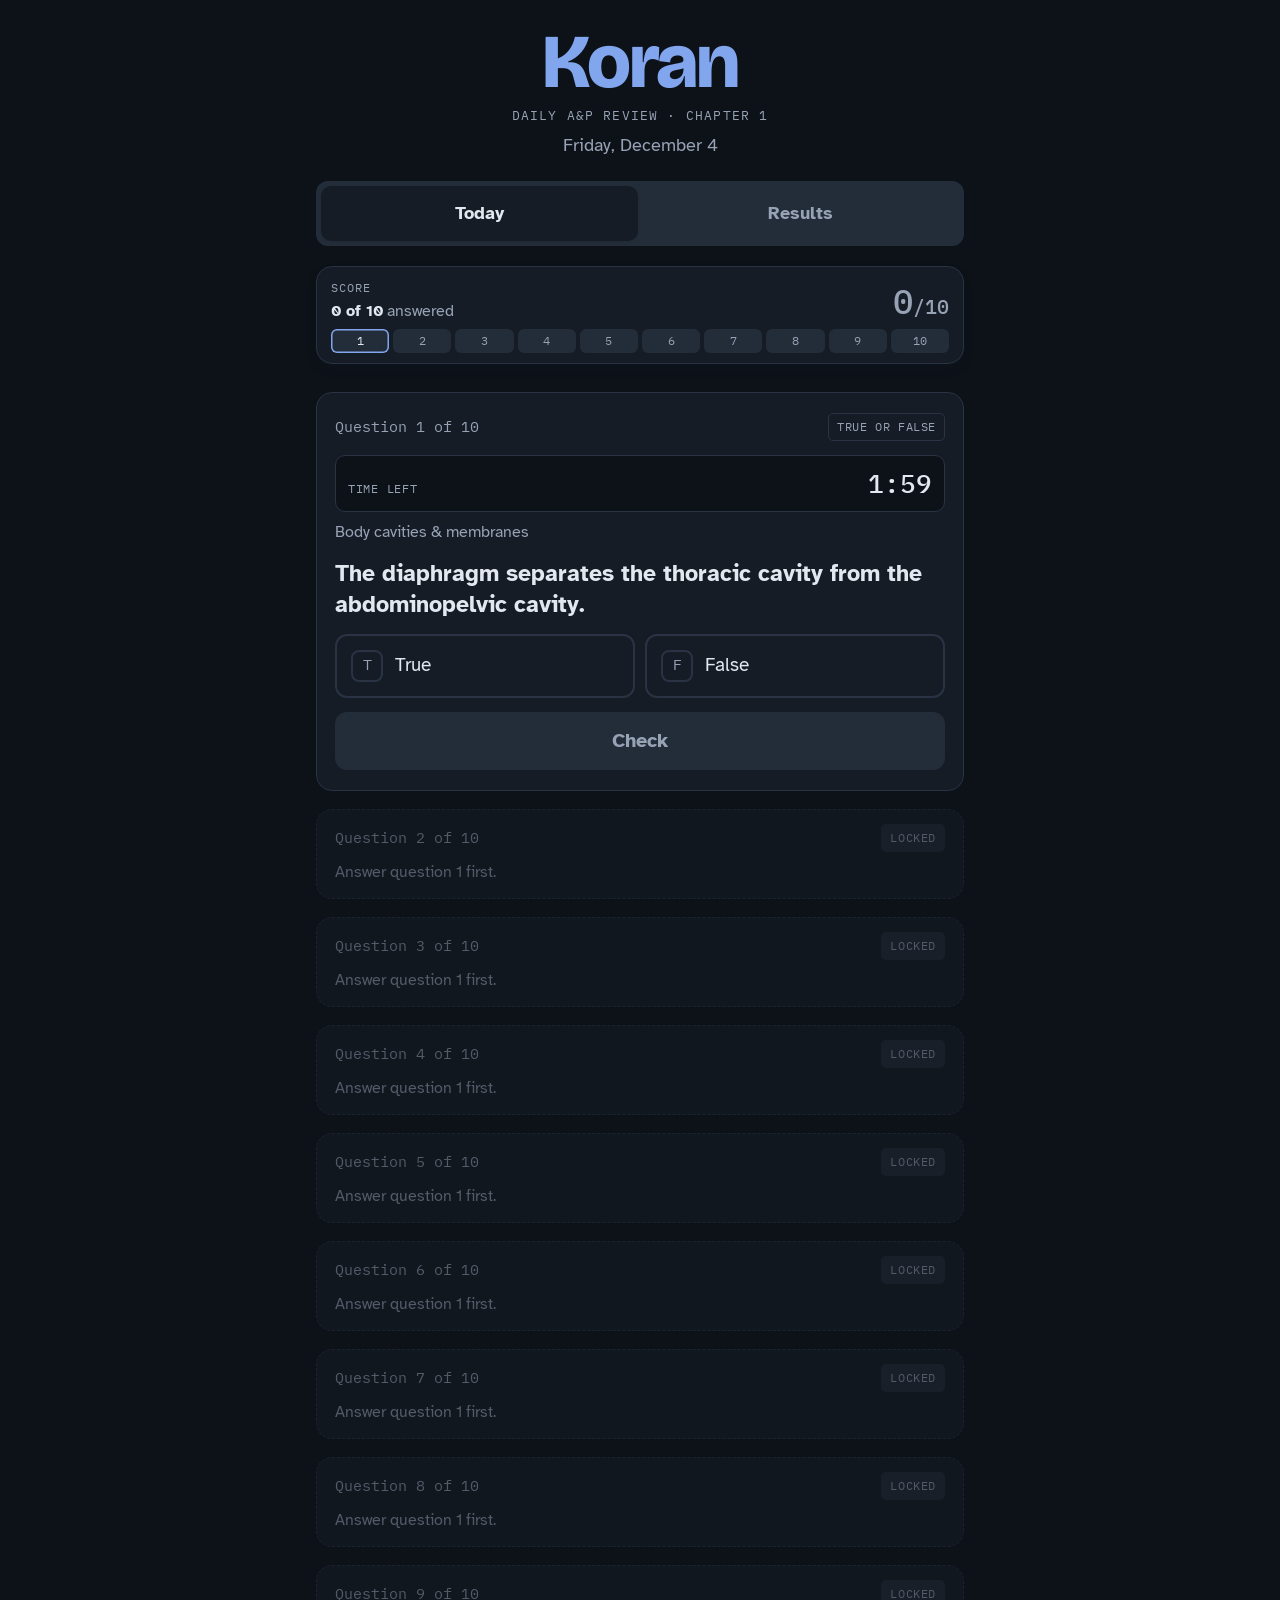
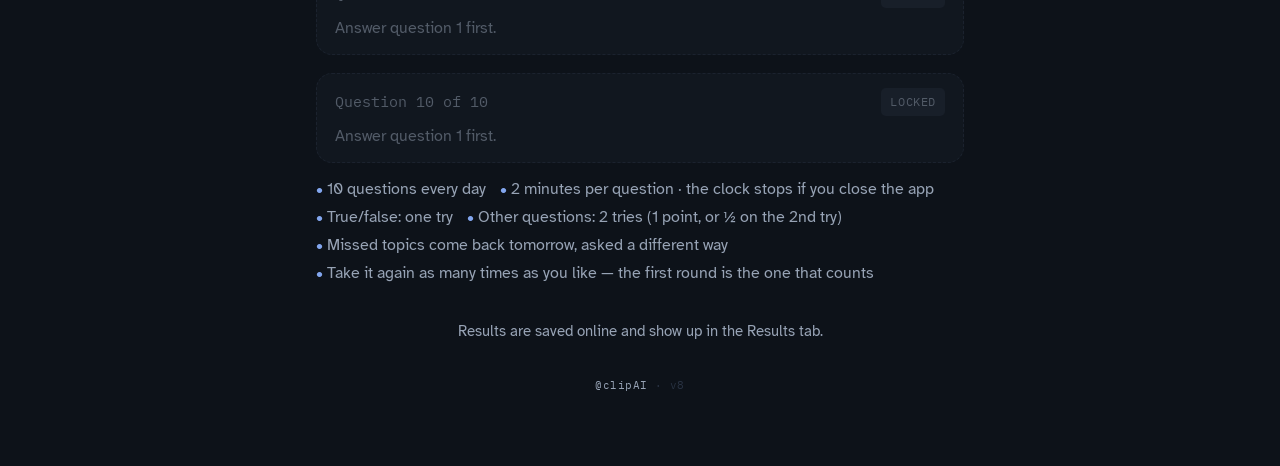
<file: index.html>
<!doctype html>
<html lang="en">
<head>
  <meta charset="utf-8">
  <meta name="viewport" content="width=device-width, initial-scale=1">
  <meta name="theme-color" content="#0D1219">
  <meta name="apple-mobile-web-app-capable" content="yes">
  <meta name="apple-mobile-web-app-title" content="A&amp;P Review">
  <title>Koran · A&amp;P Chapter 1</title>
  <link rel="preconnect" href="https://fonts.googleapis.com">
<link rel="preconnect" href="https://fonts.gstatic.com" crossorigin>
<link rel="stylesheet" href="https://fonts.googleapis.com/css2?family=Atkinson+Hyperlegible:ital,wght@0,400;0,700;1,400&family=Bricolage+Grotesque:opsz,wght@12..96,600;12..96,800&family=IBM+Plex+Mono:wght@400;500&display=swap">
  <!-- ?v= is bumped on every deploy: phones (and home-screen apps especially) hold on to the
       old files otherwise, and a stale app.js means stale rules. Bump it when you change js/ or css/. -->
  <link rel="stylesheet" href="css/styles.css?v=8">
</head>
<body>
<div class="wrap">
  <header class="top">
    <h1>Koran</h1>
    <div class="eyebrow">Daily A&amp;P Review · Chapter 1</div>
    <div class="dateline" id="dateline"></div>
  </header>

  <div class="tabs" role="tablist" aria-label="Sections">
    <button class="tab" id="tab-today" role="tab" aria-selected="true" aria-controls="view-today">Today</button>
    <button class="tab" id="tab-results" role="tab" aria-selected="false" aria-controls="view-results">Results</button>
  </div>

  <section id="view-today" role="tabpanel" aria-labelledby="tab-today" style="display:grid;gap:14px">
    <div class="axon-card" id="axon-card" aria-live="polite">
      <div class="axon-legend">
        <div class="axon-text"><span class="label" id="score-label">Score</span><span id="status">0 of 10 answered</span></div>
        <div class="score" id="score">0<small>/10</small></div>
      </div>
      <div class="segs" id="segs" aria-label="Today's progress"></div>
    </div>
    <div id="actions"></div>
    <p class="nojs" id="nojs">This preview only shows the questions. To answer them, open the file in Safari or Chrome.</p>
    <div id="summary"></div>
    <div id="questions"><div class="loading">Getting your questions ready…</div></div>
    <div class="how">
      <span>10 questions every day</span>
      <span>2 minutes per question · the clock stops if you close the app</span>
      <span>True/false: one try</span>
      <span>Other questions: 2 tries (1 point, or ½ on the 2nd try)</span>
      <span>Missed topics come back tomorrow, asked a different way</span>
      <span>Take it again as many times as you like — the first round is the one that counts</span>
    </div>
  </section>

  <section id="view-results" role="tabpanel" aria-labelledby="tab-results" hidden>
    <div id="results"></div>
  </section>

  <p class="foot" id="storeNote"></p>
  <p class="brand">@clipAI<span id="ver"></span></p>
</div>
<script src="js/config.js?v=8"></script>
<script src="js/bank.js?v=8"></script>
<script src="js/app.js?v=8"></script>
</body>
</html>
</file>
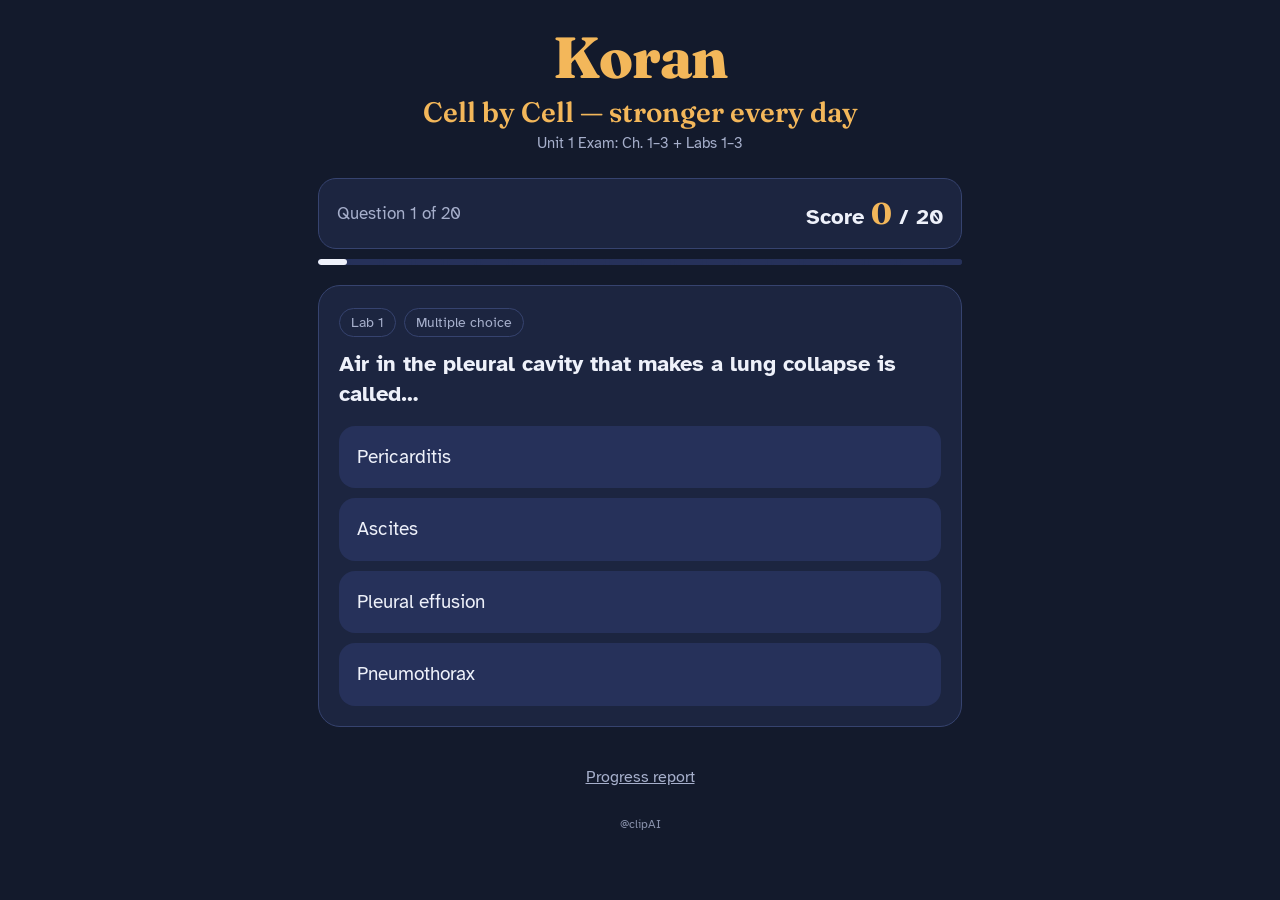
<file: unit1/index.html>
<!DOCTYPE html>
<html lang="en">
<head>
<meta charset="utf-8">
<meta name="viewport" content="width=device-width, initial-scale=1, viewport-fit=cover">
<meta name="theme-color" content="#131A2C">
<title>Koran · Cell by Cell</title>
<link rel="preconnect" href="https://fonts.googleapis.com">
<link rel="preconnect" href="https://fonts.gstatic.com" crossorigin>
<link href="https://fonts.googleapis.com/css2?family=Atkinson+Hyperlegible:wght@400;700&family=Fraunces:opsz,wght@9..144,600;9..144,800&display=swap" rel="stylesheet">
<style>
:root{
  --bg:#131A2C; --surface:#1C2540; --raised:#26315A; --line:#36436F;
  --text:#EEF1FA; --muted:#A6AFCB; --gold:#F3B75A;
  --ok:#5BD3A8; --okbg:rgba(91,211,168,.14); --bad:#F47C7C; --badbg:rgba(244,124,124,.14);
  --body:"Atkinson Hyperlegible", "Segoe UI", Roboto, Helvetica, Arial, sans-serif;
  --display:"Fraunces", Georgia, "Times New Roman", serif;
  color-scheme: dark;
  box-sizing:border-box;
  padding-top:env(safe-area-inset-top,0px); padding-bottom:env(safe-area-inset-bottom,0px);
}
@media (prefers-color-scheme: dark){ :root:not([data-theme="light"]){ --bg:#131A2C; } }
:root[data-theme="dark"]{ --bg:#131A2C; }
*,*::before,*::after{box-sizing:inherit}
html{scroll-padding-top:env(safe-area-inset-top,0px); background:var(--bg)}
body{margin:0;background:var(--bg);color:var(--text);font-family:var(--body);font-size:19px;line-height:1.5;-webkit-text-size-adjust:100%}
.wrap{max-width:680px;margin:0 auto;padding:0 18px 40px}
header{text-align:center;padding:28px 0 14px}
.name{font-family:var(--display);font-weight:800;font-size:clamp(40px,11vw,58px);line-height:1;letter-spacing:-.02em;color:var(--gold);margin:0}
.sub{margin:10px 0 0;color:var(--muted);font-size:17px}
.tagline{margin:10px 0 0;font-family:var(--display);font-weight:600;font-size:clamp(22px,6vw,28px);line-height:1.2;color:var(--gold)}
.sub strong{color:var(--text);font-weight:700}

.bar{position:sticky;top:env(safe-area-inset-top,0px);z-index:5;background:var(--bg);padding:10px 0 12px}
.scorecard{background:var(--surface);border:1px solid var(--line);border-radius:18px;padding:12px 18px;display:flex;align-items:center;justify-content:space-between;gap:12px}
.qcount{color:var(--muted);font-size:17px}
.score{font-weight:700;font-size:22px;white-space:nowrap}
.score b{font-family:var(--display);font-size:30px;color:var(--gold)}
.track{height:6px;background:var(--raised);border-radius:6px;margin-top:10px;overflow:hidden;display:flex;gap:3px}
.track span{flex:1;background:var(--raised);border-radius:3px}
.track span.p1{background:var(--ok)} .track span.p5{background:var(--gold)} .track span.p0{background:var(--bad)} .track span.now{background:var(--text)}

.card{background:var(--surface);border:1px solid var(--line);border-radius:22px;padding:22px 20px 20px;margin-top:8px}
.meta{display:flex;flex-wrap:wrap;gap:8px;margin-bottom:12px}
.tag{font-size:14px;color:var(--muted);border:1px solid var(--line);border-radius:999px;padding:3px 11px}
.q{font-size:22px;font-weight:700;line-height:1.38;margin:0 0 16px}
.figure{margin:0 0 16px;text-align:center}
.figure img{max-width:100%;max-height:280px;border-radius:16px;border:1px solid var(--line)}
.opts{display:grid;gap:10px}
.opt{display:flex;align-items:flex-start;gap:12px;width:100%;text-align:left;font:inherit;font-size:19px;color:var(--text);background:var(--raised);border:2px solid transparent;border-radius:16px;padding:15px 16px;min-height:60px;cursor:pointer;touch-action:manipulation}
.opt:focus-visible,.btn:focus-visible,.link:focus-visible{outline:3px solid var(--gold);outline-offset:2px}
.opt .box{flex:none;width:26px;height:26px;border-radius:8px;border:2px solid var(--muted);margin-top:1px;display:grid;place-items:center;font-size:16px;font-weight:700}
.opt.sel{border-color:var(--gold)} .opt.sel .box{background:var(--gold);border-color:var(--gold);color:#1a1a1a}
.opt.wrong{border-color:var(--bad);background:var(--badbg);opacity:.75}
.opt.right{border-color:var(--ok);background:var(--okbg)}
.opt:disabled{cursor:default}
.tf{grid-template-columns:1fr 1fr}
.tf .opt{justify-content:center;font-weight:700;font-size:21px;align-items:center}
.hint{color:var(--muted);font-size:16px;margin:-6px 0 12px}

.fb{margin-top:16px;border-radius:16px;padding:14px 16px;font-size:18px}
.fb.ok{background:var(--okbg);border:1px solid var(--ok)}
.fb.bad{background:var(--badbg);border:1px solid var(--bad)}
.fb.try{background:rgba(243,183,90,.12);border:1px solid var(--gold)}
.fb h3{margin:0 0 4px;font-size:20px}
.fb p{margin:4px 0 0}
.fb .ans{font-weight:700}

.btn{display:block;width:100%;margin-top:16px;font:inherit;font-weight:700;font-size:20px;border:0;border-radius:16px;padding:16px;min-height:60px;background:var(--gold);color:#1B1606;cursor:pointer;touch-action:manipulation}
.btn[disabled]{opacity:.4;cursor:default}
.btn.ghost{background:transparent;color:var(--text);border:2px solid var(--line)}

.final{text-align:center}
.final .big{font-family:var(--display);font-weight:800;font-size:76px;line-height:1;color:var(--gold);margin:6px 0}
.final .big small{font-size:34px;color:var(--muted)}
.list{list-style:none;padding:0;margin:18px 0 0;text-align:left}
.list li{display:flex;justify-content:space-between;gap:12px;padding:10px 0;border-top:1px solid var(--line);font-size:17px}
.pt{font-weight:700;white-space:nowrap}
.pt.p1{color:var(--ok)} .pt.p5{color:var(--gold)} .pt.p0{color:var(--bad)}

.report{margin-top:22px}
.report h2{font-family:var(--display);font-size:28px;margin:0 0 12px}
.report h3{font-size:19px;margin:22px 0 8px}
.stats{display:grid;grid-template-columns:repeat(2,1fr);gap:10px}
.stat{background:var(--raised);border-radius:16px;padding:12px 14px}
.stat b{display:block;font-family:var(--display);font-size:30px;color:var(--gold);line-height:1.1}
.stat span{color:var(--muted);font-size:15px}
.tbl{width:100%;border-collapse:collapse;font-size:16px}
.tbl td{padding:8px 4px;border-top:1px solid var(--line);vertical-align:top}
.tbl td:last-child{text-align:right;white-space:nowrap}
.meter{height:8px;background:var(--raised);border-radius:8px;overflow:hidden;margin-top:4px}
.meter i{display:block;height:100%;background:var(--ok)}
details{border-top:1px solid var(--line);padding:10px 0}
summary{cursor:pointer;font-weight:700}
.empty{color:var(--muted)}

footer{text-align:center;margin-top:30px}
.link{background:none;border:0;color:var(--muted);font:inherit;font-size:16px;text-decoration:underline;cursor:pointer;padding:8px}
.clip{display:block;margin-top:18px;font-size:12px;color:var(--muted);opacity:.8}
@media (prefers-reduced-motion:no-preference){ .card{animation:in .25s ease-out} @keyframes in{from{opacity:0;transform:translateY(6px)}to{opacity:1;transform:none}} }
</style>
</head>
<body>
<div class="wrap">
  <header>
    <h1 class="name">Koran</h1>
    <p class="tagline">Cell by Cell — stronger every day</p>
    <p class="sub" style="margin-top:2px;font-size:15px">Unit 1 Exam: Ch. 1–3 + Labs 1–3</p>
  </header>
  <div class="bar" id="bar"></div>
  <main id="main"></main>
  <section class="report card" id="report" hidden></section>
  <footer>
    <button class="link" id="toggleReport" type="button">Progress report</button>
    <span class="clip">@clipAI</span>
  </footer>
</div>
<script>
// Question bank - Unit 1 Exam Review (Ch 1, 2, 3) + Lab Activity #1 + images
// mc / case: option o[0] is the correct one (shuffled when shown)
// tf: a = true/false   sa: a = indexes of correct options
const BANK = [
// ---------- CHAPTER 1 ----------
{t:"Anatomy vs physiology",s:"Chapter 1",y:"mc",q:"Anatomy is the study of…",o:["Body structures and how the parts are arranged and connected","How the body performs its functions","Chemical reactions inside cells","Diseases and how to treat them"],e:"Anatomy = structure (what it is and where it is). Physiology = function (how it works)."},
{t:"Anatomy vs physiology",s:"Chapter 1",y:"tf",q:"Physiology is the study of how living organisms perform their vital functions.",a:true,e:"True. Physiology is about how the body works. Anatomy is about its structure."},
{t:"Anatomy vs physiology",s:"Chapter 1",y:"case",q:"Analyze the case: A student learns in lab where the heart sits in the chest, then in lecture learns how it pumps blood. What did she study in lab and in lecture?",o:["Lab: anatomy. Lecture: physiology","Lab: physiology. Lecture: anatomy","Both were histology","Both were cytology"],e:"Where the heart is = structure = anatomy. How it pumps = function = physiology. The two go together."},

{t:"Cytology vs histology",s:"Chapter 1",y:"mc",q:"Histology is the microscopic study of…",o:["Tissues","Individual cells","Organ systems","Bones and joints"],e:"Histology = tissues. Cytology = cells. Tip: \"cyto\" means cell."},
{t:"Cytology vs histology",s:"Chapter 1",y:"tf",q:"Cytology is the microscopic study of tissues.",a:false,e:"False. Cytology studies individual cells. Histology studies tissues."},

{t:"Areas of anatomy",s:"Chapter 1",y:"mc",q:"Which specialty studies the general form of the body and its superficial markings (like bone markings)?",o:["Surface anatomy","Developmental anatomy","Systemic physiology","Cell physiology"],e:"Surface anatomy looks at the outside shape and markings you can see or feel."},
{t:"Areas of anatomy",s:"Chapter 1",y:"case",q:"Analyze the case: A scientist studies how a baby's body changes in form from conception until it becomes an adult. What is she studying?",o:["Developmental anatomy","Surface anatomy","Histology","Cell physiology"],e:"Developmental anatomy describes changes in form from conception to physical maturity."},

{t:"Areas of physiology",s:"Chapter 1",y:"mc",q:"Systemic physiology studies…",o:["The function of specific organ systems","Chemical processes within and between cells","The outside markings of the body","Changes from conception to maturity"],e:"Systemic = systems. It studies how organ systems (like the nervous system) work."},
{t:"Areas of physiology",s:"Chapter 1",y:"case",q:"Analyze the case: A researcher studies the chemical reactions happening inside and between cells. Which area is this?",o:["Cell physiology","Systemic physiology","Surface anatomy","Developmental anatomy"],e:"Cell physiology studies the chemical processes within and between cells."},

{t:"Levels of organization",s:"Chapter 1",y:"mc",q:"Which order goes from simplest to most complex?",o:["Atoms → molecules → cells → tissues → organs → organ systems → organism","Cells → atoms → molecules → tissues → organs → organism","Molecules → atoms → tissues → cells → organs → organism","Atoms → cells → molecules → organs → tissues → organism"],e:"Small to big: atoms, molecules, cells, tissues, organs, organ systems, organism."},
{t:"Levels of organization",s:"Chapter 1",y:"tf",q:"Veins and arteries are organs because each is made of different tissues.",a:true,e:"True. An organ is made of two or more tissue types working together. Veins and arteries fit that."},
{t:"Levels of organization",s:"Chapter 1",y:"case",q:"Analyze the case: A group of similar cells working together to do one job is found in a sample. What level of organization is it?",o:["Tissue","Organ","Molecule","Organ system"],e:"Similar cells working together = a tissue. Different tissues together = an organ."},

{t:"Organ systems",s:"Chapter 1",y:"mc",q:"How many organ systems are in the human body?",o:["11","9","7","13"],e:"There are 11 organ systems. A&P 1 covers integumentary, skeletal, muscular and nervous."},
{t:"Organ systems",s:"Chapter 1",y:"sa",q:"Select all the functions of the skeletal system.",o:["Provides support","Protects soft tissues","Stores minerals","Forms blood","Generates heat"],a:[0,1,2,3],e:"Skeletal: support, protection, stores minerals, forms blood. Generating heat is a job of the muscular system."},
{t:"Organ systems",s:"Chapter 1",y:"sa",q:"Select all the functions of the muscular system.",o:["Produces movement","Generates heat","Provides protection","Forms blood cells"],a:[0,1,2],e:"Muscular: movement, heat and protection. Blood cells are formed in bone (skeletal system)."},

{t:"Homeostasis",s:"Chapter 1",y:"mc",q:"Keeping a relatively constant internal environment is called…",o:["Homeostasis","Metabolism","Metastasis","Apoptosis"],e:"Homeostasis = keeping the inside of the body stable. All organ systems work together for it."},
{t:"Homeostasis",s:"Chapter 1",y:"tf",q:"Organ systems work independently and do not depend on each other.",a:false,e:"False. All organ systems are interdependent. They work together to keep homeostasis."},

{t:"Intrinsic vs extrinsic regulation",s:"Chapter 1",y:"mc",q:"Extrinsic regulation involves which systems?",o:["Nervous and endocrine","Skeletal and muscular","Integumentary and skeletal","Digestive and urinary"],e:"Extrinsic = nervous and endocrine systems. Intrinsic (autoregulation) = a local response of a cell, tissue or organ."},
{t:"Intrinsic vs extrinsic regulation",s:"Chapter 1",y:"case",q:"Analyze the case: The body needs a very fast, short-term adjustment. Which system handles this kind of regulation?",o:["Nervous system","Endocrine system","Skeletal system","Integumentary system"],e:"Nervous system = short-term, fast. Endocrine system (hormones) = long-term."},
{t:"Intrinsic vs extrinsic regulation",s:"Chapter 1",y:"tf",q:"Intrinsic (autoregulatory) mechanisms are local responses of a cell, tissue or organ to its environment.",a:true,e:"True. Intrinsic = local. Extrinsic = nervous and endocrine systems."},

{t:"Parts of a regulatory mechanism",s:"Chapter 1",y:"mc",q:"Which part of a regulatory mechanism carries out the instructions?",o:["Effector","Receptor","Control center","Stimulus"],e:"Receptor senses → control center decides → effector acts."},
{t:"Parts of a regulatory mechanism",s:"Chapter 1",y:"case",q:"Analyze the case: Skin sensors detect that the body is too hot and send a message to the brain. What are the skin sensors?",o:["Receptors","Effectors","Control centers","Target organs"],e:"Receptors detect the stimulus. The brain is the control center. Sweat glands would be the effectors."},

{t:"Negative vs positive feedback",s:"Chapter 1",y:"sa",q:"Select all the examples of POSITIVE feedback.",o:["Blood clotting","Childbirth (parturition)","Lactation (breastfeeding)","Fever","Body temperature regulation","Blood pressure regulation"],a:[0,1,2,3],e:"Positive feedback: clotting, childbirth, lactation, fever. Temperature, blood pressure and electrolytes are negative feedback."},
{t:"Negative vs positive feedback",s:"Chapter 1",y:"tf",q:"Regulation of blood pressure is an example of positive feedback.",a:false,e:"False. Blood pressure, body temperature and electrolyte levels are negative feedback (they bring things back to normal)."},
{t:"Negative vs positive feedback",s:"Chapter 1",y:"case",q:"Analyze the case: After a cut, more and more clotting factors are made until the bleeding stops. What type of feedback is this?",o:["Positive feedback","Negative feedback","Intrinsic regulation only","No feedback"],e:"The response keeps getting stronger until the job is done. That is positive feedback."},

{t:"Abdominal quadrants",s:"Chapter 1",y:"mc",q:"The appendix is found in which quadrant?",o:["Right lower quadrant (RLQ)","Left lower quadrant (LLQ)","Right upper quadrant (RUQ)","Left upper quadrant (LUQ)"],e:"Appendix = RLQ. That is why appendicitis pain is usually low on the right side."},
{t:"Abdominal quadrants",s:"Chapter 1",y:"case",q:"Analyze the case: A patient has pain under the right ribs after eating fatty food. The doctor suspects the gallbladder. Which quadrant?",o:["Right upper quadrant (RUQ)","Left upper quadrant (LUQ)","Right lower quadrant (RLQ)","Left lower quadrant (LLQ)"],e:"Liver and gallbladder are in the RUQ."},
{t:"Abdominal quadrants",s:"Chapter 1",y:"sa",q:"Select all the main organs in the LEFT upper quadrant (LUQ).",o:["Spleen","Portion of the stomach","Portions of small and large intestine","Liver","Appendix"],a:[0,1,2],e:"LUQ: part of the stomach, spleen, parts of the intestines. Liver = RUQ, appendix = RLQ."},

{t:"Abdominal regions",s:"Chapter 1",y:"mc",q:"How many abdominopelvic regions are there?",o:["9","4","6","12"],e:"4 quadrants, but 9 regions (like a tic-tac-toe grid)."},
{t:"Abdominal regions",s:"Chapter 1",y:"mc",q:"Which region is right in the center, around the belly button?",o:["Umbilical","Epigastric","Hypogastric (pubic)","Lumbar"],e:"Umbilical = belly button. Epigastric is above it. Hypogastric (pubic) is below it."},
{t:"Abdominal regions",s:"Chapter 1",y:"case",q:"Analyze the case: A patient points to the area just below the ribs on the right side. Which region is that?",o:["Right hypochondriac","Right inguinal (iliac)","Right lumbar","Epigastric"],e:"Hypochondriac = under the ribs (\"hypo\" = below, \"chondro\" = cartilage of the ribs)."},

{t:"Directional terms",s:"Chapter 1",y:"mc",q:"Proximal means…",o:["Closer to the main attachment point","Farther from the main attachment point","Closer to the surface","Closer to the midline"],e:"Proximal = closer to where the limb attaches. Distal = farther away."},
{t:"Directional terms",s:"Chapter 1",y:"case",q:"Analyze the case: Compare the elbow and the wrist. The elbow is ______ to the wrist.",o:["Proximal","Distal","Lateral","Deep"],e:"The elbow is closer to the shoulder (the attachment), so it is proximal to the wrist."},
{t:"Directional terms",s:"Chapter 1",y:"tf",q:"Lateral means closer to the midline of the body.",a:false,e:"False. Lateral = away from the midline. Medial = closer to the midline."},
{t:"Directional terms",s:"Chapter 1",y:"mc",q:"The skin is ______ to the muscles.",o:["Superficial","Deep","Proximal","Caudal"],e:"Superficial = close to the surface. Deep = farther from the surface."},

{t:"Planes of section",s:"Chapter 1",y:"mc",q:"Which plane divides the body into right and left portions?",o:["Sagittal","Coronal (frontal)","Transverse","Oblique"],e:"Sagittal = right/left. Coronal = front/back. Transverse = top/bottom."},
{t:"Planes of section",s:"Chapter 1",y:"case",q:"Analyze the case: A CT scan shows \"slices\" of the abdomen that separate the upper part from the lower part. Which plane?",o:["Transverse (horizontal/axial)","Sagittal","Coronal (frontal)","Midsagittal only"],e:"Transverse divides superior (top) from inferior (bottom). CT slices are usually transverse."},
{t:"Planes of section",s:"Chapter 1",y:"tf",q:"The coronal (frontal) plane divides the body into anterior and posterior portions.",a:true,e:"True. Coronal = front (anterior) and back (posterior)."},

{t:"Diaphragm",s:"Chapter 1",y:"mc",q:"The diaphragm separates which two cavities?",o:["Thoracic and abdominopelvic","Cranial and vertebral","Abdominal and pelvic","Pleural and pericardial"],e:"The diaphragm is the main breathing muscle. It separates the chest (thoracic) from the abdominopelvic cavity."},
{t:"Diaphragm",s:"Chapter 1",y:"tf",q:"The diaphragm is the main muscle of respiration.",a:true,e:"True. When it contracts, air moves into the lungs."},

{t:"Mediastinum",s:"Chapter 1",y:"sa",q:"Select all the organs found in the mediastinum.",o:["Heart","Thymus","Trachea","Esophagus","Lungs","Liver"],a:[0,1,2,3],e:"Mediastinum = center of the chest: heart, thymus, trachea, esophagus. The lungs are on each side, not in the middle."},
{t:"Mediastinum",s:"Chapter 1",y:"mc",q:"The area in the center of the chest is called the…",o:["Mediastinum","Peritoneum","Pleural cavity","Pericardium"],e:"Mediastinum = the middle space of the chest between the lungs."},

{t:"Serous membranes",s:"Chapter 1",y:"mc",q:"Which serous membrane covers the lungs?",o:["Pleura","Pericardium","Peritoneum","Mesentery"],e:"Pleura = lungs. Pericardium = heart. Peritoneum = digestive organs and abdominal wall."},
{t:"Serous membranes",s:"Chapter 1",y:"case",q:"Analyze the case: A patient has inflammation of the membrane that lines the abdominal wall and covers the digestive organs. What is it called?",o:["Peritonitis","Pleuritis","Pericarditis","Ascites"],e:"Peritoneum + \"-itis\" (inflammation) = peritonitis."},
{t:"Serous membranes",s:"Chapter 1",y:"tf",q:"The pericardium covers the heart.",a:true,e:"True. \"Peri\" = around, \"cardium\" = heart."},

{t:"Retroperitoneal organs",s:"Chapter 1",y:"sa",q:"Select all the RETROPERITONEAL organs (SAD PUCKER).",o:["Kidneys","Pancreas (except the tail)","Ureters","Suprarenal (adrenal) glands","Stomach","Spleen"],a:[0,1,2,3],e:"SAD PUCKER: Suprarenal glands, Aorta/IVC, Duodenum, Pancreas, Ureters, Colon (ascending & descending), Kidneys, Esophagus (distal), Rectum."},
{t:"Retroperitoneal organs",s:"Chapter 1",y:"tf",q:"The kidneys are retroperitoneal organs.",a:true,e:"True. Retroperitoneal = behind the peritoneum. The K in SAD PUCKER is Kidneys."},

{t:"Imaging studies",s:"Chapter 1",y:"mc",q:"What is the gold standard test to detect a deep vein thrombosis (DVT) in the legs?",o:["Duplex ultrasonography","PET scan","X-ray without contrast","Nuclear scan"],e:"Duplex ultrasound uses high-frequency sound waves to see blood flow. It is the gold standard for DVT."},
{t:"Imaging studies",s:"Chapter 1",y:"sa",q:"Select all the imaging studies that use ionizing radiation.",o:["X-ray","CT scan","Digital subtraction angiography (DSA)","Ultrasound","MRI"],a:[0,1,2],e:"X-ray, CT and DSA use ionizing radiation. Ultrasound uses sound waves. MRI uses a magnet and radio waves."},
{t:"Imaging studies",s:"Chapter 1",y:"case",q:"Analyze the case: A doctor wants to see how active (metabolic activity) a tissue is, using a radioactive tracer. Which test?",o:["PET scan","MRI","Ultrasound","X-ray"],e:"PET scan = radioactive tracer + shows metabolic activity."},
{t:"Imaging studies",s:"Chapter 1",y:"mc",q:"Which test uses a strong magnetic field and radiofrequency pulses to see soft tissues in high resolution?",o:["MRI","CT scan","X-ray","DSA"],e:"MRI = magnet + radio waves. Very detailed pictures of soft tissues."},

// ---------- LAB ACTIVITY #1 ----------
{t:"Body positions",s:"Lab 1",y:"mc",q:"A patient lying face UP is in which position?",o:["Supine","Prone","Sims","Tripod"],e:"Supine = face up (lying on the spine). Prone = face down."},
{t:"Body positions",s:"Lab 1",y:"mc",q:"A patient lying face DOWN is in which position?",o:["Prone","Supine","Fowler","Trendelenburg"],e:"Prone = face down. Supine = face up."},
{t:"Body positions",s:"Lab 1",y:"case",q:"Analyze the case: A patient lies on the bed with the head LOWER than the feet (decline). Which position?",o:["Trendelenburg","Fowler","Supine","Tripod"],e:"Trendelenburg = decline, head down. Fowler = incline, sitting up."},
{t:"Body positions",s:"Lab 1",y:"case",q:"Analyze the case: A patient sits up in bed with the head raised (incline), which helps breathing and lowers the risk of aspiration. Which position?",o:["Fowler","Trendelenburg","Prone","Sims"],e:"Fowler = incline, head up. It helps breathing and eating safely."},
{t:"Body positions",s:"Lab 1",y:"mc",q:"The left lateral recumbent position is also called…",o:["Sims position","Fowler position","Tripod position","Anatomical position"],e:"Sims = lying on the LEFT side."},

{t:"Surface regions 1",s:"Lab 1",y:"mc",q:"The front of the elbow is the ______ region.",o:["Antecubital","Popliteal","Axillary","Patellar"],e:"Antecubital = front of the elbow (where blood is often drawn)."},
{t:"Surface regions 1",s:"Lab 1",y:"mc",q:"The back of the knee is the ______ region.",o:["Popliteal","Patellar","Calcaneal","Femoral"],e:"Popliteal = back of the knee. Patellar = front of the knee."},
{t:"Surface regions 1",s:"Lab 1",y:"tf",q:"The axillary region is the armpit.",a:true,e:"True. Axillary = armpit."},

{t:"Surface regions 2",s:"Lab 1",y:"mc",q:"The cheek is the ______ region.",o:["Buccal","Mental","Frontal","Cervical"],e:"Buccal = cheek. Mental = chin. Frontal = forehead. Cervical = neck."},
{t:"Surface regions 2",s:"Lab 1",y:"mc",q:"The chin is the ______ region.",o:["Mental","Buccal","Acromial","Coxal"],e:"Mental = chin (not \"mind\" here!)."},
{t:"Surface regions 2",s:"Lab 1",y:"sa",q:"Select all the correct matches.",o:["Coxal = hip","Calcaneal = heel","Inguinal = groin","Acromial = knee","Brachial = thigh"],a:[0,1,2],e:"Acromial = shoulder. Brachial = arm. Femoral = thigh."},

{t:"Serous membrane conditions",s:"Lab 1",y:"case",q:"Analyze the case: A patient has muffled heart sounds, swollen neck veins (JVD) and low blood pressure (Beck's triad). What is happening?",o:["Cardiac tamponade","Pneumothorax","Ascites","Pleuritis"],e:"Beck's triad = cardiac tamponade: fluid squeezes the heart inside the pericardium."},
{t:"Serous membrane conditions",s:"Lab 1",y:"mc",q:"Air in the pleural cavity that makes a lung collapse is called…",o:["Pneumothorax","Pleural effusion","Ascites","Pericarditis"],e:"\"Pneumo\" = air, \"thorax\" = chest. Pleural effusion is fluid, not air."},
{t:"Serous membrane conditions",s:"Lab 1",y:"mc",q:"Mesenteries are…",o:["Double sheets of peritoneum that attach intestines to the back body wall","Layers of pleura around the lungs","Membranes that cover the heart","Fluid in the abdominal cavity"],e:"Mesenteries hold the intestines in place and carry blood vessels and nerves to them."},

// ---------- CHAPTER 2 ----------
{t:"Isotopes",s:"Chapter 2",y:"mc",q:"Isotopes of the same element differ in the number of…",o:["Neutrons","Protons","Electrons","Valence shells"],e:"Same element = same protons. Isotopes have different numbers of neutrons."},
{t:"Isotopes",s:"Chapter 2",y:"tf",q:"Isotopes of an element have different numbers of protons.",a:false,e:"False. If protons changed, it would be a different element. Isotopes differ in neutrons."},

{t:"Ionic bonds",s:"Chapter 2",y:"mc",q:"In an ionic bond, electrons are…",o:["Transferred from one atom to another","Shared equally","Shared unequally","Destroyed"],e:"Ionic = electrons are transferred. Covalent = electrons are shared."},
{t:"Ionic bonds",s:"Chapter 2",y:"mc",q:"An atom that loses an electron and becomes positively charged is a(n)…",o:["Cation","Anion","Isotope","Neutron"],e:"Cation = positive. Anion = negative. Tip: ca+ion has a \"+\" like a t."},
{t:"Ionic bonds",s:"Chapter 2",y:"tf",q:"Losing electrons is called oxidation.",a:true,e:"True. Loss = oxidation. Gain = reduction."},

{t:"Ions",s:"Chapter 2",y:"mc",q:"An ion is an atom or molecule that…",o:["Has a different number of electrons than protons, so it has a charge","Has extra neutrons","Has no electrons","Shares electrons equally"],e:"More or fewer electrons than protons = a net positive or negative charge = an ion."},

{t:"Hydrogen bonds",s:"Chapter 2",y:"mc",q:"Which type of bond is responsible for the surface tension of water?",o:["Hydrogen bonds","Ionic bonds","Nonpolar covalent bonds","Peptide bonds"],e:"Hydrogen bonds between water molecules make surface tension. That is why a dust particle can float."},
{t:"Hydrogen bonds",s:"Chapter 2",y:"case",q:"Analyze the case: A tiny dust particle floats on top of a glass of water without sinking. What explains this?",o:["Hydrogen bonding causes surface tension","Ionic bonds in the dust","The water is basic","Electrons were transferred to the dust"],e:"Hydrogen bonds make the water surface act like a thin film (surface tension)."},
{t:"Hydrogen bonds",s:"Chapter 2",y:"tf",q:"Hydrogen bonding is responsible for the secondary structure of proteins (alpha helix and beta pleated sheet).",a:true,e:"True. Hydrogen bonds form the alpha (α) helix and beta (β) pleated sheet."},

{t:"Valence electrons",s:"Chapter 2",y:"mc",q:"What determines the chemical behavior of an atom?",o:["Its outermost (valence) electrons","Its number of neutrons","The size of its nucleus","Its isotopes"],e:"Valence electrons (the outer shell) decide how an atom reacts and bonds."},

{t:"Covalent bonds",s:"Chapter 2",y:"mc",q:"In a double covalent bond, how many pairs of electrons are shared?",o:["Two pairs","One pair","Three pairs","None"],e:"Single = 1 pair. Double = 2 pairs. Triple = 3 pairs."},
{t:"Covalent bonds",s:"Chapter 2",y:"mc",q:"In a POLAR covalent bond, electrons are…",o:["Shared unequally","Shared equally","Transferred","Lost"],e:"Polar = unequal sharing. Nonpolar = equal sharing."},
{t:"Covalent bonds",s:"Chapter 2",y:"tf",q:"Covalent bonds form when atoms share electrons.",a:true,e:"True. Covalent = sharing. Ionic = transferring."},

{t:"Types of reactions",s:"Chapter 2",y:"mc",q:"AB → A + B is which type of reaction?",o:["Decomposition","Synthesis","Exchange","Endergonic"],e:"Something big breaks into smaller parts = decomposition."},
{t:"Types of reactions",s:"Chapter 2",y:"mc",q:"AB + CD → AD + BC is which type of reaction?",o:["Exchange","Synthesis","Decomposition","Hydrolysis"],e:"Partners switch places = exchange."},
{t:"Types of reactions",s:"Chapter 2",y:"case",q:"Analyze the case: Two molecules join into one and a water molecule is removed. What type of reaction?",o:["Dehydration synthesis","Hydrolysis","Exchange","Decomposition without water"],e:"Joining + removing water = dehydration synthesis. Breaking + adding water = hydrolysis."},
{t:"Types of reactions",s:"Chapter 2",y:"mc",q:"A + B → AB + Energy is which type of reaction?",o:["Exergonic","Endergonic","Decomposition","Exchange"],e:"Exergonic RELEASES energy (\"exit\"). Endergonic needs energy put in."},

{t:"Enzymes",s:"Chapter 2",y:"sa",q:"Select all the TRUE statements about enzymes.",o:["They are proteins","They lower the activation energy","They are affected by pH and temperature","They are not consumed in the reaction","They slow reactions down"],a:[0,1,2,3],e:"Enzymes are protein catalysts: they SPEED UP reactions by lowering activation energy and can be reused."},
{t:"Enzymes",s:"Chapter 2",y:"tf",q:"Enzymes are used up (consumed) during a reaction.",a:false,e:"False. Enzymes are not changed or consumed. They can be used again."},

{t:"Electrolytes",s:"Chapter 2",y:"mc",q:"Electrolytes like NaCl are inorganic compounds that…",o:["Carry an electrical current in water","Store genetic information","Are the main fuel of the body","Form cell membranes"],e:"Electrolytes break into ions in water, so they can carry electricity."},

{t:"Acids and bases",s:"Chapter 2",y:"mc",q:"An acid is a substance that…",o:["Releases hydrogen ions (proton donor)","Removes hydrogen ions (proton acceptor)","Has a pH above 7","Has no charge"],e:"Acid = gives H+. Base = takes H+."},
{t:"Acids and bases",s:"Chapter 2",y:"tf",q:"A base is a proton acceptor that removes hydrogen ions.",a:true,e:"True. Base = takes (accepts) H+."},

{t:"pH scale",s:"Chapter 2",y:"mc",q:"A solution has a pH of 3. It is…",o:["Acidic","Neutral","Basic (alkaline)","A buffer"],e:"Below 7 = acidic. 7 = neutral. Above 7 = basic."},
{t:"pH scale",s:"Chapter 2",y:"case",q:"Analyze the case: Solution A has MORE hydrogen ions (H+) than solution B. Which is true?",o:["A has a lower pH and is more acidic","A has a higher pH and is more basic","Both have the same pH","A is neutral"],e:"More H+ = lower pH = more acidic. pH goes the opposite way of H+."},
{t:"pH scale",s:"Chapter 2",y:"tf",q:"A pH above 7 means the solution has more OH- and less H+.",a:true,e:"True. Above 7 = basic (alkaline) = more OH-."},

{t:"Glucose and glycogen",s:"Chapter 2",y:"mc",q:"What is the most important metabolic fuel in the body?",o:["Glucose","Cholesterol","Protein","DNA"],e:"Glucose is the body's main fuel."},
{t:"Glucose and glycogen",s:"Chapter 2",y:"case",q:"Analyze the case: Between meals, the liver breaks down stored glycogen to keep blood glucose normal. What is this process called?",o:["Glycogenolysis","Glycogenesis","Hydrolysis of DNA","Beta oxidation"],e:"\"-lysis\" = break down. Glycogenesis = MAKING glycogen (after a meal)."},
{t:"Glucose and glycogen",s:"Chapter 2",y:"mc",q:"Where is glycogen formed?",o:["Liver and skeletal muscle","Brain and heart","Kidneys and lungs","Skin and bone"],e:"Glycogen is a polysaccharide stored in the liver and skeletal muscle."},

{t:"Fatty acids",s:"Chapter 2",y:"mc",q:"Saturated fatty acids have…",o:["Only single bonds between carbon atoms","One double bond","Many double bonds","Triple bonds only"],e:"Saturated = only single bonds. Unsaturated = at least one double (or triple) bond. Polyunsaturated = more than one."},
{t:"Fatty acids",s:"Chapter 2",y:"tf",q:"Polyunsaturated fatty acids have more than one double or triple bond.",a:true,e:"True. \"Poly\" = many."},

{t:"Steroids",s:"Chapter 2",y:"mc",q:"Cholesterol is needed to make…",o:["Sex hormones (estrogen, testosterone) and plasma membranes","DNA and RNA","Glycogen","Enzymes"],e:"Cholesterol builds sex hormones and is part of cell membranes."},
{t:"Steroids",s:"Chapter 2",y:"case",q:"Analyze the case: A female marathon runner has very low cholesterol and has trouble getting pregnant. Why?",o:["Low cholesterol can lower sex hormones and affect fertility","Low cholesterol raises her pH","She has too much glycogen","Her DNA cannot replicate"],e:"Sex hormones are made from cholesterol. Too little can affect fertility."},

{t:"Glycoproteins and proteoglycans",s:"Chapter 2",y:"mc",q:"Glycoproteins are mainly…",o:["Structural parts of cell membranes","Parts of the extracellular matrix of connective tissue","Enzymes that copy DNA","Stored fuel"],e:"Glycoproteins = cell membranes. Proteoglycans = extracellular matrix of connective tissue. Both = protein + carbohydrate."},

{t:"DNA structure",s:"Chapter 2",y:"sa",q:"Select all the TRUE statements about DNA.",o:["It is double stranded (double helix)","The strands are complementary","The strands are antiparallel","It is replicated in the nucleus by DNA polymerase","It contains uracil"],a:[0,1,2,3],e:"DNA has thymine, not uracil. Uracil is in RNA."},
{t:"DNA structure",s:"Chapter 2",y:"mc",q:"Nucleotides are the building blocks of…",o:["Nucleic acids (DNA and RNA)","Proteins","Carbohydrates","Lipids"],e:"Nucleotides build nucleic acids, which store and process genetic information."},

{t:"Base pairing",s:"Chapter 2",y:"mc",q:"The DNA template is CTA. What is the complementary DNA strand?",o:["GAT","GAU","CTA","TAG"],e:"In DNA: C pairs with G, T with A, A with T. So CTA → GAT."},
{t:"Base pairing",s:"Chapter 2",y:"mc",q:"The DNA template is CTA. What is the complementary RNA?",o:["GAU","GAT","CUA","TAC"],e:"In RNA, A pairs with U (uracil), not T. So CTA → GAU."},
{t:"Base pairing",s:"Chapter 2",y:"mc",q:"The DNA template is TAC. What is the complementary RNA?",o:["AUG","ATG","UAC","GUA"],e:"T→A, A→U, C→G. So TAC → AUG (the start codon!)."},

{t:"Purines and pyrimidines",s:"Chapter 2",y:"mc",q:"Which bases are purines?",o:["Adenine and guanine","Cytosine and thymine","Thymine and uracil","Cytosine and uracil"],e:"Purines: A and G. Pyrimidines: C, T and U. A purine always pairs with a pyrimidine."},
{t:"Purines and pyrimidines",s:"Chapter 2",y:"tf",q:"Adenine pairs with uracil in RNA.",a:true,e:"True. A-T in DNA, A-U in RNA. G always pairs with C."},

{t:"Transcription",s:"Chapter 2",y:"mc",q:"Before mRNA leaves the nucleus, which parts are removed?",o:["Introns (non-coding)","Exons (coding)","Codons","Anticodons"],e:"Introns are removed. Exons stay (\"EXons EXit\")."},
{t:"Transcription",s:"Chapter 2",y:"tf",q:"Transcription (RNA synthesis) takes place in the nucleus and uses RNA polymerase.",a:true,e:"True. Transcription = nucleus. Translation = cytoplasm."},

{t:"Translation",s:"Chapter 2",y:"sa",q:"Select all the STOP codons.",o:["UGA","UAG","UAA","AUG"],a:[0,1,2],e:"U Go Away, U Are Gone, U Are Annihilated. AUG is the START codon (methionine)."},
{t:"Translation",s:"Chapter 2",y:"mc",q:"The first codon, AUG, codes for which amino acid?",o:["Methionine","Glycine","Uracil","Alanine"],e:"AUG = start codon = methionine."},
{t:"Translation",s:"Chapter 2",y:"case",q:"Analyze the case: A ribosome in the cytoplasm reads mRNA and tRNAs bring amino acids. What process is this?",o:["Translation (protein synthesis)","Transcription","DNA replication","Glycogenesis"],e:"Translation happens in the cytoplasm with ribosomes, mRNA and tRNA. Codons are on mRNA, anticodons on tRNA."},

{t:"ATP",s:"Chapter 2",y:"mc",q:"What is the most abundant free high-energy compound in cells?",o:["ATP (adenosine triphosphate)","Glucose","DNA","Cholesterol"],e:"ATP is the cell's ready-to-use energy \"money\"."},

// ---------- CHAPTER 3 ----------
{t:"Plasma membrane",s:"Chapter 3",y:"mc",q:"Plasma membranes are selectively permeable. This means…",o:["They let some substances pass but not others","They let everything pass","They let nothing pass","They only let water pass"],e:"Selectively permeable = the membrane chooses what goes in and out."},
{t:"Plasma membrane",s:"Chapter 3",y:"sa",q:"Select all the functions of the plasma membrane.",o:["Acts as a barrier","Provides structural support","Regulates exchange with the outside","Is sensitive to chemical changes outside the cell","Makes ATP"],a:[0,1,2,3],e:"ATP is made mainly by the mitochondria, not the membrane."},

{t:"Mitochondria and lysosomes",s:"Chapter 3",y:"mc",q:"Which organelle makes about 95% of ATP when oxygen is present?",o:["Mitochondria","Golgi apparatus","Lysosome","Nucleolus"],e:"Mitochondria = the powerhouse of the cell."},
{t:"Mitochondria and lysosomes",s:"Chapter 3",y:"mc",q:"Which organelle digests materials inside the cell?",o:["Lysosome","Ribosome","Smooth ER","Centriole"],e:"Lysosomes digest (break down) materials."},

{t:"Golgi and ER",s:"Chapter 3",y:"mc",q:"Which organelle makes lysosomes, secretory vesicles and membrane renewal vesicles?",o:["Golgi apparatus","Smooth ER","Nucleus","Mitochondria"],e:"The Golgi packages and ships: lysosomes, secretory vesicles and membrane renewal vesicles."},
{t:"Golgi and ER",s:"Chapter 3",y:"mc",q:"Carbohydrates and lipids are made by the…",o:["Smooth ER","Ribosomes","Lysosomes","Centrioles"],e:"Smooth ER makes lipids and carbohydrates. Ribosomes make proteins."},

{t:"Peroxisomes",s:"Chapter 3",y:"mc",q:"Peroxisomes break down long-chain fatty acids through…",o:["Beta oxidation","Glycolysis","Transcription","Endocytosis"],e:"Peroxisomes do beta oxidation. It makes hydrogen peroxide, which catalase turns into water and oxygen."},
{t:"Peroxisomes",s:"Chapter 3",y:"case",q:"Analyze the case: Hydrogen peroxide builds up inside a peroxisome. Which enzyme breaks it into water and oxygen?",o:["Catalase","DNA polymerase","RNA polymerase","Amylase"],e:"Catalase breaks down hydrogen peroxide into water + oxygen."},

{t:"Cytoskeleton and centrioles",s:"Chapter 3",y:"mc",q:"Microfilaments are made of…",o:["Actin","Tubulin","Cholesterol","Glycogen"],e:"Microfilaments = actin. Microtubules = tubulin."},
{t:"Cytoskeleton and centrioles",s:"Chapter 3",y:"mc",q:"Which structures align and separate sister chromatids during mitosis?",o:["Centrioles","Lysosomes","Peroxisomes","Smooth ER"],e:"Centrioles help line up and pull apart the chromatids when a cell divides."},

{t:"Nucleus and nucleolus",s:"Chapter 3",y:"mc",q:"Where are ribosomes made?",o:["Nucleolus","Golgi apparatus","Mitochondria","Cytoplasm"],e:"The nucleolus (inside the nucleus) makes ribosomes. It appears and disappears during the cell cycle."},
{t:"Nucleus and nucleolus",s:"Chapter 3",y:"tf",q:"The nucleus controls all the functions of the cell and contains DNA.",a:true,e:"True. The nucleus is the control center and holds the DNA."},

{t:"Cell cycle",s:"Chapter 3",y:"mc",q:"During which phase is DNA replicated?",o:["S phase of interphase","Prophase","Anaphase","Telophase"],e:"S = synthesis. DNA is copied in the S phase of interphase."},
{t:"Cell cycle",s:"Chapter 3",y:"tf",q:"Cells spend most of their time in interphase, the nondividing phase.",a:true,e:"True. Most of a cell's life is interphase."},
{t:"Cell cycle",s:"Chapter 3",y:"case",q:"Analyze the case: Under the microscope you see sister chromatids clearly and the nuclear membrane is breaking down. Which phase?",o:["Prophase","Interphase","Telophase","S phase"],e:"In prophase DNA coils tightly (chromatids visible) and the nuclear membrane breaks down."},
{t:"Cell cycle",s:"Chapter 3",y:"mc",q:"Spindle fibers attach to the ______, a protein near the centromere.",o:["Kinetochore","Histone","Chromatin","Telomere"],e:"Kinetochore = the attachment point for spindle fibers."},

{t:"Mitosis",s:"Chapter 3",y:"mc",q:"After mitosis, each daughter cell has…",o:["The same number of chromosomes as the parent (46)","Half the chromosomes (23)","Twice the chromosomes (92)","No chromosomes"],e:"Mitosis makes 2 identical cells, each with 46 chromosomes."},
{t:"Mitosis",s:"Chapter 3",y:"mc",q:"Sex cells have 23 chromosomes. They are called…",o:["Haploid","Diploid","Homologous","Isotonic"],e:"Haploid = 23 (half). Diploid = 46."},
{t:"Mitosis",s:"Chapter 3",y:"sa",q:"Select all the phases of mitosis.",o:["Prophase","Metaphase","Anaphase","Telophase","S phase"],a:[0,1,2,3],e:"PMAT: prophase, metaphase, anaphase, telophase. S phase is part of interphase."},

{t:"Tonicity (image)",s:"Chapter 3",y:"case",img:"t2",q:"Analyze the image: This red blood cell lost water and shriveled. What kind of solution is it in?",o:["Hypertonic","Hypotonic","Isotonic","Neutral pH"],e:"Hypertonic solution pulls water OUT of the cell, so it shrinks (crenation)."},
{t:"Tonicity (image)",s:"Chapter 3",y:"case",img:"t0",q:"Analyze the image: This red blood cell took in water and swelled up. What kind of solution is it in?",o:["Hypotonic","Hypertonic","Isotonic","Acidic"],e:"Hypotonic solution pushes water INTO the cell, so it swells and can burst (hemolysis)."},
{t:"Tonicity (image)",s:"Chapter 3",y:"case",img:"t1",q:"Analyze the image: Water goes in and out equally and the cell keeps its normal shape. What kind of solution is it in?",o:["Isotonic","Hypotonic","Hypertonic","Basic"],e:"Isotonic = no net water movement, no change in shape."},

{t:"Tonicity",s:"Chapter 3",y:"case",q:"Analyze the case: A dehydrated patient needs IV fluids that will NOT change the shape of the blood cells. What should be given?",o:["Isotonic (physiologic) saline","Hypertonic saline","Pure water (hypotonic)","An acidic solution"],e:"Isotonic saline keeps cells normal. That is what is given IV for dehydration."},
{t:"Tonicity",s:"Chapter 3",y:"tf",q:"A red blood cell placed in a hypertonic solution undergoes crenation (shrinks).",a:true,e:"True. Hypertonic = cell shrinks (crenation). Hypotonic = cell swells (hemolysis)."},

{t:"Facilitated diffusion",s:"Chapter 3",y:"mc",q:"Glucose is too big for channels, so it crosses the membrane using carrier proteins, from high to low concentration. This is…",o:["Facilitated diffusion","Active transport","Endocytosis","Osmosis"],e:"Facilitated diffusion = carrier protein, high → low, no ATP."},
{t:"Facilitated diffusion",s:"Chapter 3",y:"tf",q:"Facilitated diffusion requires ATP.",a:false,e:"False. It moves things down the gradient (high → low), so it is passive, no ATP."},

{t:"Passive vs active transport",s:"Chapter 3",y:"sa",q:"Select all the PASSIVE processes (no energy needed).",o:["Simple diffusion","Facilitated diffusion","Osmosis","Active transport","Vesicular transport"],a:[0,1,2],e:"Active transport and vesicular transport need energy (ATP)."},
{t:"Passive vs active transport",s:"Chapter 3",y:"mc",q:"Which transport process requires energy?",o:["Vesicular transport","Osmosis","Simple diffusion","Facilitated diffusion"],e:"Active and vesicular transport require energy. Diffusion and osmosis don't."},

{t:"Endocytosis and exocytosis",s:"Chapter 3",y:"mc",q:"Taking materials INTO the cell using vesicles is…",o:["Endocytosis","Exocytosis","Osmosis","Apoptosis"],e:"Endo = in. Exo = out."},
{t:"Endocytosis and exocytosis",s:"Chapter 3",y:"case",q:"Analyze the case: A cell packs its waste into a vesicle and releases it outside. What process is this?",o:["Exocytosis","Endocytosis","Facilitated diffusion","Autolysis"],e:"Exo = exit. Exocytosis moves materials out of the cell."},

{t:"Sodium-potassium pump",s:"Chapter 3",y:"mc",q:"The sodium-potassium pump moves…",o:["3 Na+ out and 2 K+ in","2 Na+ out and 3 K+ in","3 K+ out and 2 Na+ in","Na+ and K+ both in"],e:"3 sodium OUT, 2 potassium IN, using ATP."},
{t:"Sodium-potassium pump",s:"Chapter 3",y:"tf",q:"The sodium-potassium pump is primary active transport because it moves ions against their gradient using energy.",a:true,e:"True. Low → high needs ATP = primary active transport."},

{t:"Secondary active transport",s:"Chapter 3",y:"mc",q:"Secondary active transport uses which driving force?",o:["A sodium concentration gradient made by the Na-K pump","Sunlight","Osmosis alone","DNA polymerase"],e:"The Na-K pump builds a sodium gradient. Secondary active transport uses that gradient to move other substances low → high."},

{t:"Autolysis vs apoptosis",s:"Chapter 3",y:"mc",q:"Genetically programmed cell death is called…",o:["Apoptosis","Autolysis","Crenation","Metastasis"],e:"Apoptosis = planned death. Autolysis = destruction from the inside after damage."},
{t:"Autolysis vs apoptosis",s:"Chapter 3",y:"case",q:"Analyze the case: A cell is badly injured and destroys itself from the inside out. What is this?",o:["Autolysis","Apoptosis","Mitosis","Exocytosis"],e:"Damage/injury → self-destruction from inside = autolysis."},

{t:"Control of cell division",s:"Chapter 3",y:"sa",q:"Select all the factors that STIMULATE cell division.",o:["M-phase promoting factor","Growth factor","Repressor genes like p53","Worn-out telomeres"],a:[0,1],e:"p53 and worn-out telomeres INHIBIT (stop) cell division."},
{t:"Control of cell division",s:"Chapter 3",y:"tf",q:"Worn-out telomeres inhibit cell division.",a:true,e:"True. Worn-out telomeres and p53 stop cell division."},

{t:"Tumors",s:"Chapter 3",y:"mc",q:"A malignant tumor that spreads to other tissues and causes secondary tumors has…",o:["Metastasized","Stayed in situ","Undergone apoptosis","Become benign"],e:"Metastasis = spreading to other tissues. Benign tumors usually stay in place (in situ)."},
{t:"Tumors",s:"Chapter 3",y:"tf",q:"Benign tumors usually remain in place (in situ).",a:true,e:"True. Malignant tumors invade and can metastasize."},

// ---------- SKIN CANCER (image) ----------
{t:"Skin cancer (image)",s:"Images",y:"case",img:"s2",q:"Analyze the image: A dark brown, uneven mole with irregular borders. Which skin cancer is it?",o:["Melanoma","Basal cell carcinoma","Squamous cell carcinoma","Benign freckle"],e:"Melanoma looks like a dark mole with uneven color and borders. It is the most dangerous one."},
{t:"Skin cancer (image)",s:"Images",y:"case",img:"s0",q:"Analyze the image: A shiny, pearly bump with a small crusty center. Which skin cancer is it?",o:["Basal cell carcinoma","Melanoma","Squamous cell carcinoma","Hematoma"],e:"Basal cell carcinoma often looks like a shiny, pearly bump. It is the most common and rarely spreads."},
{t:"Skin cancer (image)",s:"Images",y:"case",img:"s1",q:"Analyze the image: A red, scaly, crusty patch with a sore in the middle. Which skin cancer is it?",o:["Squamous cell carcinoma","Basal cell carcinoma","Melanoma","Freckle"],e:"Squamous cell carcinoma usually looks like a red, scaly, crusty patch or sore."},
// ---------- LAB ACTIVITY #2 ----------
{t:"Interphase phases",s:"Lab 2",y:"mc",q:"Interphase includes which phases?",o:["G0, G1, S and G2","Prophase, metaphase, anaphase, telophase","G1 and cytokinesis only","S phase and telophase"],e:"Interphase = G0, G1, S, G2. The G stands for gap. Mitosis is PMAT."},
{t:"Interphase phases",s:"Lab 2",y:"mc",q:"G1 is also called the…",o:["Growth phase","Resting phase","Synthesis phase","Division phase"],e:"G1 = growth phase. S = DNA synthesis. G0 = resting."},
{t:"Interphase phases",s:"Lab 2",y:"tf",q:"In interphase, the letter G stands for \"gap.\"",a:true,e:"True. G = gap. G1 is also called the growth phase."},

{t:"G0 resting phase",s:"Lab 2",y:"case",q:"Analyze the case: A cell lacks nutrients and conditions are harsh, so it stops preparing to divide and rests. Which phase is it in?",o:["G0","S phase","Metaphase","G2"],e:"G0 = resting phase. The cell can later go back into G1."},
{t:"G0 resting phase",s:"Lab 2",y:"sa",q:"Select all the cells that do not divide and may stay in G0.",o:["Neurons","Skeletal muscle cells","Skin (epidermis) cells","Cells lining the gut"],a:[0,1],e:"Neurons and skeletal muscle cells stay in G0. Skin and gut lining divide a lot."},

{t:"Mitosis phases",s:"Lab 2",y:"mc",q:"In which phase are the sister chromatids lined up in the center of the cell?",o:["Metaphase","Anaphase","Prophase","Telophase"],e:"Metaphase = Middle. Chromatids line up in the middle."},
{t:"Mitosis phases",s:"Lab 2",y:"mc",q:"In which phase are the sister chromatids pulled apart to opposite sides?",o:["Anaphase","Metaphase","Prophase","Interphase"],e:"Anaphase = Apart. Sister chromatids separate to opposite poles."},
{t:"Mitosis phases",s:"Lab 2",y:"case",q:"Analyze the case: Two new nuclear membranes form and the chromosomes start to uncoil. Which phase is this?",o:["Telophase","Prophase","Metaphase","S phase"],e:"Telophase = Two nuclei form. It is the opposite of prophase."},

{t:"Cytokinesis",s:"Lab 2",y:"mc",q:"Cytokinesis is…",o:["The division of the cytoplasm into two daughter cells","The copying of DNA","The lining up of chromatids","The resting phase"],e:"\"Cyto\" = cell, \"kinesis\" = movement. The cytoplasm splits into two cells."},
{t:"Cytokinesis",s:"Lab 2",y:"tf",q:"Cytokinesis is the step where the cytoplasm divides, making two daughter cells.",a:true,e:"True. It finishes cell division after the nucleus has divided."},

{t:"Centromere, kinetochore, spindle",s:"Lab 2",y:"mc",q:"Which structure holds the two sister chromatids together?",o:["Centromere","Centriole","Kinetochore","Nucleolus"],e:"Centromere = the \"belt\" that holds sister chromatids together."},
{t:"Centromere, kinetochore, spindle",s:"Lab 2",y:"mc",q:"Spindle fibers are made of…",o:["Microtubules","Actin microfilaments","Collagen","Lipids"],e:"Spindle fibers are microtubules. They attach to the kinetochore and pull chromatids apart."},
{t:"Centromere, kinetochore, spindle",s:"Lab 2",y:"sa",q:"Select all the correct matches.",o:["Kinetochore = protein where spindle fibers attach","Centrioles = help organize the spindle for division","Sister chromatids = identical copies of a chromosome","Centromere = makes ribosomes"],a:[0,1,2],e:"The nucleolus makes ribosomes. The centromere holds sister chromatids together."},

{t:"Rough ER and ribosomes",s:"Lab 2",y:"mc",q:"What makes rough ER look \"rough\"?",o:["Ribosomes attached to it","Lysosomes on its surface","Cholesterol crystals","DNA wrapped around it"],e:"Rough ER has ribosomes on it, so it helps make proteins. Smooth ER has no ribosomes."},
{t:"Rough ER and ribosomes",s:"Lab 2",y:"mc",q:"Which organelles make proteins?",o:["Ribosomes","Lysosomes","Peroxisomes","Centrioles"],e:"Ribosomes build proteins. They can float in the cytoplasm or sit on the rough ER."},

{t:"Organelle matching",s:"Lab 2",y:"sa",q:"Select all the correct organelle matches.",o:["Mitochondrion = makes about 95% of the cell's energy","Golgi = packages and ships materials","Lysosome = digests materials","Smooth ER = makes proteins"],a:[0,1,2],e:"Smooth ER makes lipids and carbohydrates. Ribosomes make proteins."},
{t:"Organelle matching",s:"Lab 2",y:"case",q:"Analyze the case: A cell must break down long-chain fatty acids and it makes hydrogen peroxide while doing it. Which organelle is working?",o:["Peroxisome","Lysosome","Golgi apparatus","Nucleolus"],e:"Peroxisomes break down fatty acids (beta oxidation) and make hydrogen peroxide."},

{t:"Osmosis",s:"Lab 2",y:"mc",q:"Osmosis is…",o:["Diffusion of water from high to low (passive)","Movement of glucose using ATP","Taking in materials with vesicles","Moving sodium out of the cell"],e:"Osmosis = water moving from high to low. No energy needed."},
{t:"Osmosis",s:"Lab 2",y:"tf",q:"Osmosis requires ATP.",a:false,e:"False. Osmosis is passive. Water moves on its own from high to low."},

{t:"Channel vs carrier transport",s:"Lab 2",y:"mc",q:"Facilitated diffusion can use two kinds of proteins. Which ones?",o:["Channel proteins and carrier proteins","Enzymes and hormones","Histones and kinetochores","Actin and tubulin"],e:"Facilitated diffusion = through a channel or with a carrier, high → low, no ATP."},
{t:"Channel vs carrier transport",s:"Lab 2",y:"case",q:"Analyze the case: A carrier protein moves a substance from LOW to HIGH concentration. Does it need energy?",o:["Yes, it is active transport","No, it is facilitated diffusion","No, it is osmosis","No, carriers never use energy"],e:"Carrier-mediated transport may or may not need energy. Low → high needs energy (active). High → low does not (facilitated diffusion)."},
{t:"Channel vs carrier transport",s:"Lab 2",y:"tf",q:"Carrier-mediated transport always requires energy.",a:false,e:"False. It depends on direction. High → low = no energy. Low → high = energy."},

// ---------- LAB ACTIVITY #3 ----------
{t:"Epithelial tissue traits",s:"Lab 3",y:"sa",q:"Select all the characteristics of epithelial tissue.",o:["Avascular (no blood supply of its own)","Innervated (has nerve endings)","High mitotic index (cells divide a lot)","Cells tightly packed together","Lots of blood vessels inside"],a:[0,1,2,3],e:"Epithelium has no blood vessels of its own. It gets nutrients from the tissue below."},
{t:"Epithelial tissue traits",s:"Lab 3",y:"tf",q:"Epithelial tissue is avascular, meaning it lacks its own blood supply.",a:true,e:"True. Avascular = no blood vessels. It is still innervated (has nerves)."},

{t:"Types of epithelium",s:"Lab 3",y:"mc",q:"Which epithelium lines blood vessels and is also called endothelium?",o:["Simple squamous","Simple cuboidal","Stratified squamous","Dense irregular"],e:"Simple squamous = one layer of flat cells. Thin, so things pass through easily."},
{t:"Types of epithelium",s:"Lab 3",y:"mc",q:"Which epithelium forms the outer layer of the skin (epidermis) and has many layers?",o:["Stratified squamous","Simple squamous","Simple cuboidal","Areolar"],e:"Stratified = many layers. Many layers protect against scrapes."},
{t:"Types of epithelium",s:"Lab 3",y:"case",q:"Analyze the case: Under the microscope you see ONE layer of cube-shaped cells. What tissue is it?",o:["Simple cuboidal","Simple squamous","Stratified squamous","Adipose"],e:"Simple = one layer. Cuboidal = cube-shaped. It is found in glands and ducts (like sweat glands)."},

{t:"Areolar tissue",s:"Lab 3",y:"mc",q:"Which is the most abundant cell type in areolar tissue?",o:["Fibroblasts","Adipocytes","Melanocytes","Keratinocytes"],e:"Fibroblasts are the main cells in areolar tissue. They maintain the extracellular matrix (ECM)."},
{t:"Areolar tissue",s:"Lab 3",y:"mc",q:"Areolar tissue is found in which layer of the dermis?",o:["Papillary (surface) layer","Reticular (deep) layer","Stratum corneum","Stratum basale"],e:"Areolar = papillary (top) layer of the dermis. Dense irregular = reticular (deep) layer."},
{t:"Areolar tissue",s:"Lab 3",y:"tf",q:"Areolar tissue is the most abundant and widely distributed tissue in the body.",a:true,e:"True. It has cells scattered in a large nonliving matrix (ECM)."},

{t:"Connective tissue parts",s:"Lab 3",y:"sa",q:"Select all the structures you can find in the matrix of areolar tissue.",o:["Collagen fibers","Elastic fibers","Ground substance","Keratin layers"],a:[0,1,2],e:"The matrix has collagen fibers, elastic fibers and ground substance. Keratin is in the epidermis."},
{t:"Connective tissue parts",s:"Lab 3",y:"mc",q:"Dense irregular connective tissue is found in the…",o:["Deep (reticular) layer of the dermis","Stratum corneum","Lining of blood vessels","Papillary layer only"],e:"Dense irregular = deep dermis. Its fibers go in many directions to resist pulling from all sides."},

{t:"Adipose tissue",s:"Lab 3",y:"mc",q:"Adipocytes store lipids in the form of…",o:["Triglycerides","Glycogen","Proteins","Cholesterol crystals"],e:"Adipocytes (fat cells) store triglycerides."},
{t:"Adipose tissue",s:"Lab 3",y:"sa",q:"Select all the functions of adipose tissue.",o:["Protection","Padding","Insulation","Energy storage","Makes melanin"],a:[0,1,2,3],e:"Melanin is made by melanocytes in the epidermis. Adipose is mostly in the hypodermis."},

{t:"Skin functions and layers",s:"Lab 3",y:"mc",q:"What are the two basic layers of the skin?",o:["Epidermis and dermis","Dermis and hypodermis","Papillary and reticular","Basale and corneum"],e:"Skin = epidermis (top) + dermis (below). The hypodermis is under the skin."},
{t:"Skin functions and layers",s:"Lab 3",y:"mc",q:"The hypodermis is also called…",o:["Subcutaneous layer (superficial fascia)","Reticular layer","Stratum lucidum","Deep fascia"],e:"Hypodermis = subcutaneous layer = superficial fascia. It separates the skin from the deep fascia."},

{t:"Epidermal strata",s:"Lab 3",y:"mc",q:"Which is the deepest layer of the epidermis?",o:["Stratum basale","Stratum corneum","Stratum lucidum","Stratum granulosum"],e:"From deep to surface: basale, spinosum, granulosum, lucidum, corneum. \"Come, Let's Get Sun Burned\" (top to bottom)."},
{t:"Epidermal strata",s:"Lab 3",y:"mc",q:"Which is the outermost (surface) layer of the epidermis?",o:["Stratum corneum","Stratum basale","Stratum spinosum","Stratum granulosum"],e:"Stratum corneum = the top layer of dead, flat cells full of keratin."},
{t:"Epidermal strata",s:"Lab 3",y:"sa",q:"Select all the layers (strata) of the epidermis.",o:["Stratum basale","Stratum spinosum","Stratum granulosum","Stratum lucidum","Stratum corneum","Stratum reticulare"],a:[0,1,2,3,4],e:"Five strata. Reticular is a layer of the DERMIS, not the epidermis."},

{t:"Thick vs thin skin",s:"Lab 3",y:"mc",q:"Thick skin has 5 strata. Where is it found?",o:["Palms of the hands and soles of the feet","Scalp and armpits","Face and neck","Back and chest"],e:"Thick skin (5 strata) = palms and soles only. It has the extra stratum lucidum."},
{t:"Thick vs thin skin",s:"Lab 3",y:"case",q:"Analyze the case: A skin sample from the scalp shows only 4 strata. Which layer is missing?",o:["Stratum lucidum","Stratum basale","Stratum corneum","Stratum spinosum"],e:"Thin skin (4 strata) has no stratum lucidum. Only thick skin (palms and soles) has it."},
{t:"Thick vs thin skin",s:"Lab 3",y:"tf",q:"Thin skin has 4 strata and is found in places like the scalp and axillae.",a:true,e:"True. Thick skin = 5 strata, only palms and soles."},

{t:"Skin cell types",s:"Lab 3",y:"mc",q:"Which cells make melanin (skin color)?",o:["Melanocytes","Keratinocytes","Langerhans cells","Merkel cells"],e:"Melanocytes make melanin, which protects against UV light."},
{t:"Skin cell types",s:"Lab 3",y:"mc",q:"Which are the most common cells of the epidermis and make keratin?",o:["Keratinocytes","Melanocytes","Fibroblasts","Adipocytes"],e:"Keratinocytes make keratin, a tough protein that protects the skin."},
{t:"Skin cell types",s:"Lab 3",y:"sa",q:"Select all the correct matches.",o:["Merkel cells = sense light touch","Langerhans cells = immune defense","Basal cells = divide to make new skin cells","Melanocytes = store fat"],a:[0,1,2],e:"Melanocytes make melanin. Adipocytes store fat."},

{t:"Dermis layers",s:"Lab 3",y:"mc",q:"What are the two layers of the dermis?",o:["Papillary and reticular","Basale and corneum","Epidermis and hypodermis","Spinosum and lucidum"],e:"Dermis = papillary (top, areolar tissue) + reticular (deep, dense irregular tissue)."},
{t:"Dermis layers",s:"Lab 3",y:"mc",q:"The bumps of the dermis that push up into the epidermis are called…",o:["Dermal papillae","Epidermal ridges","Arrector pili","Hair follicles"],e:"Dermal papillae push up. Epidermal ridges push down between them. Together they make fingerprints and hold the layers together."},

{t:"Skin receptors",s:"Lab 3",y:"mc",q:"Which receptor senses light touch and is also called a tactile corpuscle?",o:["Meissner corpuscle","Pacinian corpuscle","Sebaceous gland","Arrector pili"],e:"Meissner = light touch (near the surface). Pacinian (lamellar) = deep pressure and vibration."},
{t:"Skin receptors",s:"Lab 3",y:"case",q:"Analyze the case: A phone vibrates in a pocket and the person feels deep pressure and vibration. Which receptor detects it?",o:["Pacinian (lamellar) corpuscle","Meissner (tactile) corpuscle","Melanocyte","Eccrine gland"],e:"Pacinian corpuscles are deep and look like onion layers (lamellar). They sense pressure and vibration."},

{t:"Arrector pili and hair",s:"Lab 3",y:"mc",q:"What happens when the arrector pili muscle contracts?",o:["Hair stands up and goosebumps form (piloerection)","Sweat is released","Oil is released only","The hair falls out"],e:"Arrector pili pulls the hair upright = goosebumps."},
{t:"Arrector pili and hair",s:"Lab 3",y:"sa",q:"Select all the parts of a hair.",o:["Shaft","Follicle","Root","Papilla","Stratum lucidum"],a:[0,1,2,3],e:"Hair: shaft (above skin), root (below skin), follicle (the tube around it), papilla (the base that feeds it)."},
{t:"Arrector pili and hair",s:"Lab 3",y:"mc",q:"The part of the hair you can see above the skin is the…",o:["Shaft","Root","Papilla","Follicle"],e:"Shaft = above the skin. Root = below the skin."},

{t:"Skin glands",s:"Lab 3",y:"mc",q:"Which glands release oil (sebum) into the hair follicle?",o:["Sebaceous glands","Eccrine sweat glands","Apocrine sweat glands","Mammary glands"],e:"Sebaceous = oil glands. They keep skin and hair soft."},
{t:"Skin glands",s:"Lab 3",y:"case",q:"Analyze the case: On a hot day, clear watery sweat covers the whole body to cool it down. Which glands are working?",o:["Eccrine sweat glands","Apocrine sweat glands","Sebaceous glands","Ceruminous glands"],e:"Eccrine = all over the body, watery sweat, cooling. Apocrine = armpits and groin, thicker sweat."},
{t:"Skin glands",s:"Lab 3",y:"mc",q:"Apocrine sweat glands are mainly found in the…",o:["Armpits (axillae) and groin","Palms only","Forehead only","Lips"],e:"Apocrine glands are in armpits and groin and open into hair follicles."},

{t:"Skin cancer facts",s:"Lab 3",y:"mc",q:"Which skin cancer is the MOST common and rarely metastasizes?",o:["Basal cell carcinoma","Melanoma","Squamous cell carcinoma","Lymphoma"],e:"Basal cell = most common, rarely spreads. Melanoma = least common but most deadly."},
{t:"Skin cancer facts",s:"Lab 3",y:"mc",q:"Which skin cancer is the least common but the most fatal?",o:["Melanoma","Basal cell carcinoma","Squamous cell carcinoma","Freckle"],e:"Melanoma is the deadliest. Check moles with the ABCDE rule."},
{t:"Skin cancer facts",s:"Lab 3",y:"case",q:"Analyze the case: A firm, red nodule or a flat scaly lesion appears on sun-exposed skin. Which skin cancer does it look like?",o:["Squamous cell carcinoma","Basal cell carcinoma","Melanoma","Benign mole"],e:"Squamous cell = firm red nodule or flat scaly lesion. Basal cell = pearly bump or sore that heals and comes back."},

{t:"ABCDE rule",s:"Lab 3",y:"mc",q:"In the ABCDE rule for melanoma, what does the E stand for?",o:["Evolution (changing over time)","Elevation only","Edema","Epidermis"],e:"A = Asymmetry, B = Border, C = Color, D = Diameter, E = Evolution."},
{t:"ABCDE rule",s:"Lab 3",y:"sa",q:"Select all the letters of the ABCDE rule with their correct meaning.",o:["A = Asymmetry","B = Border","C = Color","D = Diameter","E = Epithelium"],a:[0,1,2,3],e:"E = Evolution, meaning the mole changes in size, shape or color."},
{t:"ABCDE rule",s:"Lab 3",y:"case",q:"Analyze the case: A mole is uneven (one half doesn't match the other), has a jagged edge and several colors. What should you suspect?",o:["Melanoma (use the ABCDE rule)","A normal freckle","Basal cell carcinoma for sure","A sebaceous gland"],e:"Asymmetry, irregular Border and many Colors are warning signs of melanoma."}

];

const IMG = {"t0": "[data-uri]", "t1": "[data-uri]", "t2": "[data-uri]", "s0": "[data-uri]", "s1": "[data-uri]", "s2": "[data-uri]"};
const KEY = "koran-unit1-review-v1";
const PER_DAY = 20;

function load(){ try{ const s = localStorage.getItem(KEY); if(s) return JSON.parse(s);}catch(e){} return {topics:{},days:{},used:{}}; }
function save(){ try{ localStorage.setItem(KEY, JSON.stringify(S)); }catch(e){} }
function today(){ const d=new Date(); return d.getFullYear()+"-"+String(d.getMonth()+1).padStart(2,"0")+"-"+String(d.getDate()).padStart(2,"0"); }
function shuffle(a){ a=a.slice(); for(let i=a.length-1;i>0;i--){const j=Math.floor(Math.random()*(i+1));[a[i],a[j]]=[a[j],a[i]];} return a; }
function esc(s){ return String(s).replace(/[&<>"]/g,c=>({"&":"&amp;","<":"&lt;",">":"&gt;","\"":"&quot;"}[c])); }
const TYPE = {mc:"Multiple choice",tf:"True / False",case:"Analyze the case",sa:"Select all"};

let S = load();
S.topics = S.topics||{}; S.days = S.days||{}; S.used = S.used||{};
const TOPICS = {};
BANK.forEach((q,i)=>{ (TOPICS[q.t]=TOPICS[q.t]||[]).push(i); });

function pickVariant(t){
  const vs = TOPICS[t], last = (S.topics[t]||{}).lastQ;
  let pool = vs.filter(i=>i!==last && !S.used[i]);
  if(!pool.length) pool = vs.filter(i=>i!==last);
  if(!pool.length) pool = vs;
  return shuffle(pool)[0];
}
function buildDay(){
  const names = Object.keys(TOPICS), chosen = [];
  const review = shuffle(names.filter(t=>S.topics[t] && S.topics[t].review));
  const fresh = shuffle(names.filter(t=>!S.topics[t]));
  const old = names.filter(t=>S.topics[t] && !S.topics[t].review)
    .sort((a,b)=>{ const ma=S.topics[a].firstTry/S.topics[a].seen, mb=S.topics[b].firstTry/S.topics[b].seen;
      return (S.topics[a].lastDate||"").localeCompare(S.topics[b].lastDate||"") || ma-mb; });
  for(const t of [...review,...fresh,...old]){ if(chosen.length>=PER_DAY) break; if(!chosen.includes(t)) chosen.push(t); }
  const ids = shuffle(chosen.map(pickVariant));
  const orders = ids.map(i=>{ const q=BANK[i]; if(q.y==="tf") return [0,1]; return shuffle(q.o.map((_,k)=>k)); });
  return {ids, orders, i:0, ans:[], done:false, reviewCount: Math.min(review.length,PER_DAY)};
}

const D = today();
if(!S.days[D]) { S.days[D] = buildDay(); save(); }
const day = S.days[D];
if(!day.done && day.ids.length < PER_DAY){
  const have = new Set(day.ids.map(i=>BANK[i].t));
  const extra = buildDay();
  for(let k=0;k<extra.ids.length && day.ids.length<PER_DAY;k++){
    if(!have.has(BANK[extra.ids[k]].t)){ day.ids.push(extra.ids[k]); day.orders.push(extra.orders[k]); have.add(BANK[extra.ids[k]].t); }
  }
  save();
}
let cur = {tries:0, picks:[], wrongPicks:[], finished:false};

function isDone(d){ return !!(d.completed || d.done || (d.rounds && d.rounds.length)); }
function roundAns(d){ return (d.rounds && d.rounds.length) ? d.rounds[0].ans : d.ans; }
function sumPts(a){ return a.reduce((x,v)=>x+(v?v.pts:0),0); }
function roundNo(){ return (day.rounds ? day.rounds.length : 0) + 1; }
function points(){ return day.ans.reduce((s,a)=>s+a.pts,0); }
function fmt(n){ return Number.isInteger(n)? String(n) : n.toFixed(1); }

function renderBar(){
  const segs = day.ids.map((_,k)=>{ const a=day.ans[k]; if(a) return `<span class="p${a.pts===1?1:a.pts===0?0:5}"></span>`; return `<span class="${k===day.i&&!day.done?'now':''}"></span>`; }).join("");
  const rn = roundNo(); const left = (day.done ? "Done" : `Question ${Math.min(day.i+1,day.ids.length)} of ${day.ids.length}`) + (rn>1 ? ` · Round ${rn}` : "");
  const label = day.done ? "Final score" : "Score";
  document.getElementById("bar").innerHTML =
    `<div class="scorecard" role="status" aria-live="polite"><div><div class="qcount">${left}</div></div>
     <div class="score">${label} <b>${fmt(points())}</b> / ${day.ids.length}</div></div>
     <div class="track" aria-hidden="true">${segs}</div>`;
}

function correctSet(q){ if(q.y==="tf") return [q.a?0:1]; if(q.y==="sa") return q.a.slice().sort(); return [0]; }
function optText(q,k){ return q.y==="tf" ? (k===0?"True":"False") : q.o[k]; }

function renderQuestion(){
  const qi = day.ids[day.i], q = BANK[qi], order = day.orders[day.i];
  const img = q.img ? `<div class="figure"><img src="${IMG[q.img]}" alt="Image for this question"></div>` : "";
  const hint = q.y==="sa" ? `<p class="hint">Tap every correct answer, then check.</p>` : "";
  const opts = order.map(k=>`<button type="button" class="opt" data-k="${k}">${q.y==="sa"?'<span class="box"></span>':''}<span>${esc(optText(q,k))}</span></button>`).join("");
  document.getElementById("main").innerHTML =
   `<article class="card">
      <div class="meta"><span class="tag">${esc(q.s)}</span><span class="tag">${TYPE[q.y]}</span></div>
      <p class="q">${esc(q.q)}</p>${img}${hint}
      <div class="opts ${q.y==="tf"?"tf":""}" id="opts">${opts}</div>
      ${q.y==="sa"?'<button class="btn" id="check" type="button" disabled>Check answer</button>':''}
      <div id="fb"></div>
      <div id="next"></div>
    </article>`;
  cur = {tries:0, picks:[], wrongPicks:[], finished:false};
  document.querySelectorAll(".opt").forEach(b=>b.addEventListener("click",()=>onPick(q,qi,+b.dataset.k,b)));
  if(q.y==="sa") document.getElementById("check").addEventListener("click",()=>onCheckSA(q,qi));
  renderBar();
}

function onPick(q,qi,k,btn){
  if(cur.finished) return;
  if(q.y==="sa"){
    btn.classList.toggle("sel");
    btn.querySelector(".box").textContent = btn.classList.contains("sel") ? "✓" : "";
    cur.picks = [...document.querySelectorAll(".opt.sel")].map(b=>+b.dataset.k);
    document.getElementById("check").disabled = cur.picks.length===0;
    return;
  }
  const right = correctSet(q)[0]===k;
  if(right){ btn.classList.add("right"); finish(q,qi, cur.tries===0?1:0.5, [k]); return; }
  btn.classList.add("wrong"); btn.disabled = true; cur.wrongPicks.push(k);
  if(q.y==="tf" || cur.tries===1){ finish(q,qi,0,[k]); return; }
  cur.tries = 1;
  feedback("try","Incorrect, one more try","");
}

function onCheckSA(q,qi){
  const pick = cur.picks.slice().sort(), ok = correctSet(q);
  const right = pick.length===ok.length && pick.every((v,i)=>v===ok[i]);
  if(right){ finish(q,qi, cur.tries===0?1:0.5, pick); return; }
  if(cur.tries===0){ cur.tries=1; feedback("try","Incorrect, one more try","Some choices are missing or extra. Look again."); return; }
  finish(q,qi,0,pick);
}

function feedback(kind,title,body){
  document.getElementById("fb").innerHTML = `<div class="fb ${kind}" role="alert"><h3>${title}</h3>${body?`<p>${body}</p>`:""}</div>`;
}

function finish(q,qi,pts,picks){
  cur.finished = true;
  document.querySelectorAll(".opt").forEach(b=>{ b.disabled=true; });
  const ok = correctSet(q);
  const answerText = ok.map(k=>optText(q,k)).join(" · ");
  if(pts===1) feedback("ok","Correct! +1", esc(q.e));
  else if(pts===0.5) feedback("ok","Correct on the second try! +½", esc(q.e));
  else {
    document.querySelectorAll(".opt").forEach(b=>{ if(ok.includes(+b.dataset.k)) b.classList.add("right"); });
    feedback("bad","Incorrect", `<span class="ans">Correct answer: ${esc(answerText)}</span></p><p>${esc(q.e)}`);
  }
  const chk = document.getElementById("check"); if(chk) chk.remove();
  // record
  day.ans[day.i] = {qi, t:q.t, pts, tries:cur.tries+1, picks};
  S.used[qi] = true;
  if(roundNo()===1){
    const tp = S.topics[q.t] || {seen:0, firstTry:0};
    tp.seen++; if(pts===1) tp.firstTry++;
    tp.review = pts!==1; tp.lastQ = qi; tp.lastDate = D;
    S.topics[q.t] = tp;
  }
  save(); renderBar();
  const last = day.i >= day.ids.length-1;
  document.getElementById("next").innerHTML = `<button class="btn" id="go" type="button">${last?"See final score":"Next question"}</button>`;
  const go = document.getElementById("go"); go.focus({preventScroll:true});
  go.addEventListener("click",()=>{ day.i++; if(day.i>=day.ids.length){ day.done=true; day.completed=true; } save(); route(); window.scrollTo({top:0}); });
}

function renderFinal(){
  const p = points();
  const r = p/day.ids.length; const msg = r>=.9 ? "Excellent work!" : r>=.7 ? "Great job. Keep it up!" : r>=.5 ? "Good effort. Tomorrow you'll see the tricky ones again." : "Keep going. Tomorrow you'll practice the ones you missed.";
  const rows = day.ans.map(a=>`<li><span>${esc(a.t)}</span><span class="pt p${a.pts===1?1:a.pts===0?0:5}">${a.pts===1?"+1":a.pts===0?"0":"+½"}</span></li>`).join("");
  const first = roundAns(day), again = first.filter(a=>a && a.pts!==1).length, rn = roundNo();
  const note = rn>1 ? `Practice round ${rn}. Your official score for today is ${fmt(sumPts(first))} / ${day.ids.length} from round 1.` : (again ? `${again} topic${again>1?"s":""} will come back tomorrow, asked a different way.` : "Perfect day. Tomorrow brings 20 new questions.");
  document.getElementById("main").innerHTML =
   `<article class="card final">
      <p class="sub" style="margin:0">Final score${rn>1?` · Round ${rn}`:""}</p>
      <p class="big">${fmt(p)}<small> / ${day.ids.length}</small></p>
      <p>${msg}</p>
      <p class="sub">${note}</p>
      <button class="btn" id="again" type="button">Clear and start over</button>
      <p class="sub" style="font-size:15px">Same ${day.ids.length} questions, answers in a new order. Practice as many times as you want today.</p>
      <ul class="list">${rows}</ul>
    </article>`;
  document.getElementById("again").addEventListener("click",()=>{
    day.rounds = day.rounds || [];
    day.rounds.push({ans: day.ans, score: points()});
    day.ans = []; day.i = 0; day.done = false; day.completed = true;
    day.orders = day.ids.map(i=>{ const q=BANK[i]; return q.y==="tf" ? [0,1] : shuffle(q.o.map((_,k)=>k)); });
    save(); route(); window.scrollTo({top:0});
  });
  renderBar();
}

function streak(){
  let n=0; const d=new Date();
  if(!isDone(S.days[today()]||{})) d.setDate(d.getDate()-1);
  for(;;){ const k=d.getFullYear()+"-"+String(d.getMonth()+1).padStart(2,"0")+"-"+String(d.getDate()).padStart(2,"0");
    if(S.days[k] && isDone(S.days[k])){ n++; d.setDate(d.getDate()-1);} else break; }
  return n;
}
function renderReport(){
  const done = Object.entries(S.days).filter(([,d])=>isDone(d)).sort((a,b)=>b[0].localeCompare(a[0]));
  const avg = done.length ? done.reduce((s,[,d])=>s+100*sumPts(roundAns(d))/d.ids.length,0)/done.length : 0;
  const allTopics = Object.keys(TOPICS);
  const seen = allTopics.filter(t=>S.topics[t]);
  const mastery = seen.map(t=>({t, pct: Math.round(100*S.topics[t].firstTry/S.topics[t].seen), n:S.topics[t].seen})).sort((a,b)=>a.pct-b.pct);
  const review = allTopics.filter(t=>S.topics[t] && S.topics[t].review);
  const hist = Object.entries(S.days).sort((a,b)=>b[0].localeCompare(a[0])).map(([k,d])=>{
    const first = roundAns(d), sc = sumPts(first);
    const all = [...(d.rounds||[]).map(r=>r.score), ...(d.ans.some(Boolean) ? [sumPts(d.ans)+(d.done?"":"…")] : [])];
    const roundsLine = all.length>1 ? `<tr><td colspan="2" class="empty">Rounds today: ${all.map((s,n)=>`R${n+1}: ${typeof s==="number"?fmt(s):s}`).join(" · ")}</td></tr>` : "";
    const rows = roundsLine + first.filter(Boolean).map(a=>{ const q=BANK[a.qi]; return `<tr><td>${esc(q.q)}<br><span class="empty">${a.tries===1?"1st try":"2nd try"} · ${esc(a.t)}</span></td><td class="pt p${a.pts===1?1:a.pts===0?0:5}">${a.pts===1?"1":a.pts===0?"0":"½"}</td></tr>`; }).join("");
    return `<details><summary>${k} — ${fmt(sc)} / ${d.ids.length}${isDone(d)?"":" (in progress)"}</summary><table class="tbl">${rows||'<tr><td class="empty">No answers yet.</td></tr>'}</table></details>`;
  }).join("");
  document.getElementById("report").innerHTML =
   `<h2>Progress report</h2>
    <div class="stats">
      <div class="stat"><b>${done.length}</b><span>Days completed</span></div>
      <div class="stat"><b>${Math.round(avg)}%</b><span>Average score</span></div>
      <div class="stat"><b>${streak()}</b><span>Days in a row</span></div>
      <div class="stat"><b>${seen.length}/${allTopics.length}</b><span>Topics practiced</span></div>
    </div>
    <h3>To review tomorrow</h3>
    <p>${review.length? review.map(esc).join(", ") : '<span class="empty">Nothing pending.</span>'}</p>
    <h3>Mastery by topic (correct on 1st try)</h3>
    ${mastery.length ? `<table class="tbl">${mastery.map(m=>`<tr><td>${esc(m.t)}<div class="meter"><i style="width:${m.pct}%"></i></div></td><td>${m.pct}%</td></tr>`).join("")}</table>` : '<p class="empty">Answer a few questions to see mastery.</p>'}
    <h3>Answer history</h3>
    ${hist || '<p class="empty">No history yet.</p>'}`;
}
document.getElementById("toggleReport").addEventListener("click",()=>{
  const r=document.getElementById("report"), b=document.getElementById("toggleReport");
  if(r.hidden){ renderReport(); r.hidden=false; b.textContent="Hide progress report"; r.scrollIntoView({behavior:"smooth"}); }
  else { r.hidden=true; b.textContent="Progress report"; }
});

function route(){ while(!day.done && day.ans[day.i]) day.i++; if(day.i>=day.ids.length && !day.done){ day.done=true; day.completed=true; save(); } if(day.done) renderFinal(); else renderQuestion(); }
route();
</script>
</body>
</html>
</file>
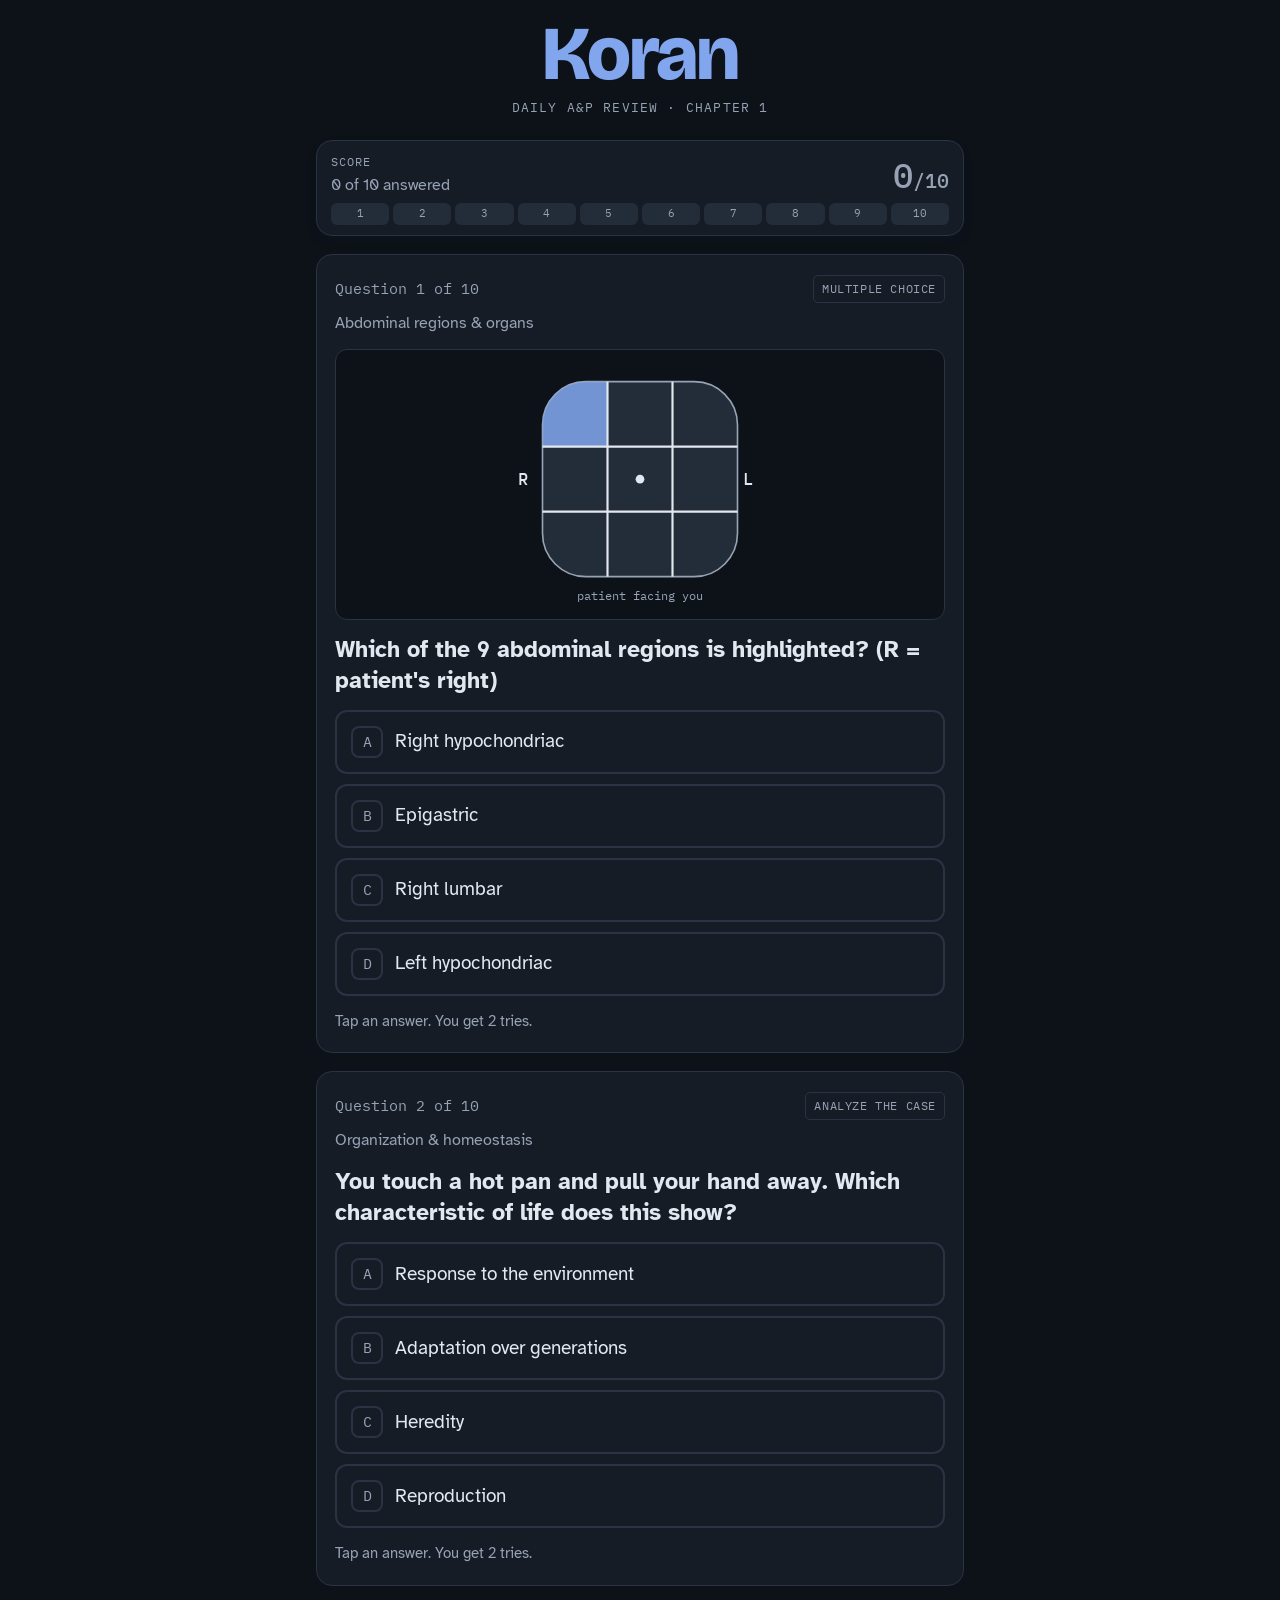
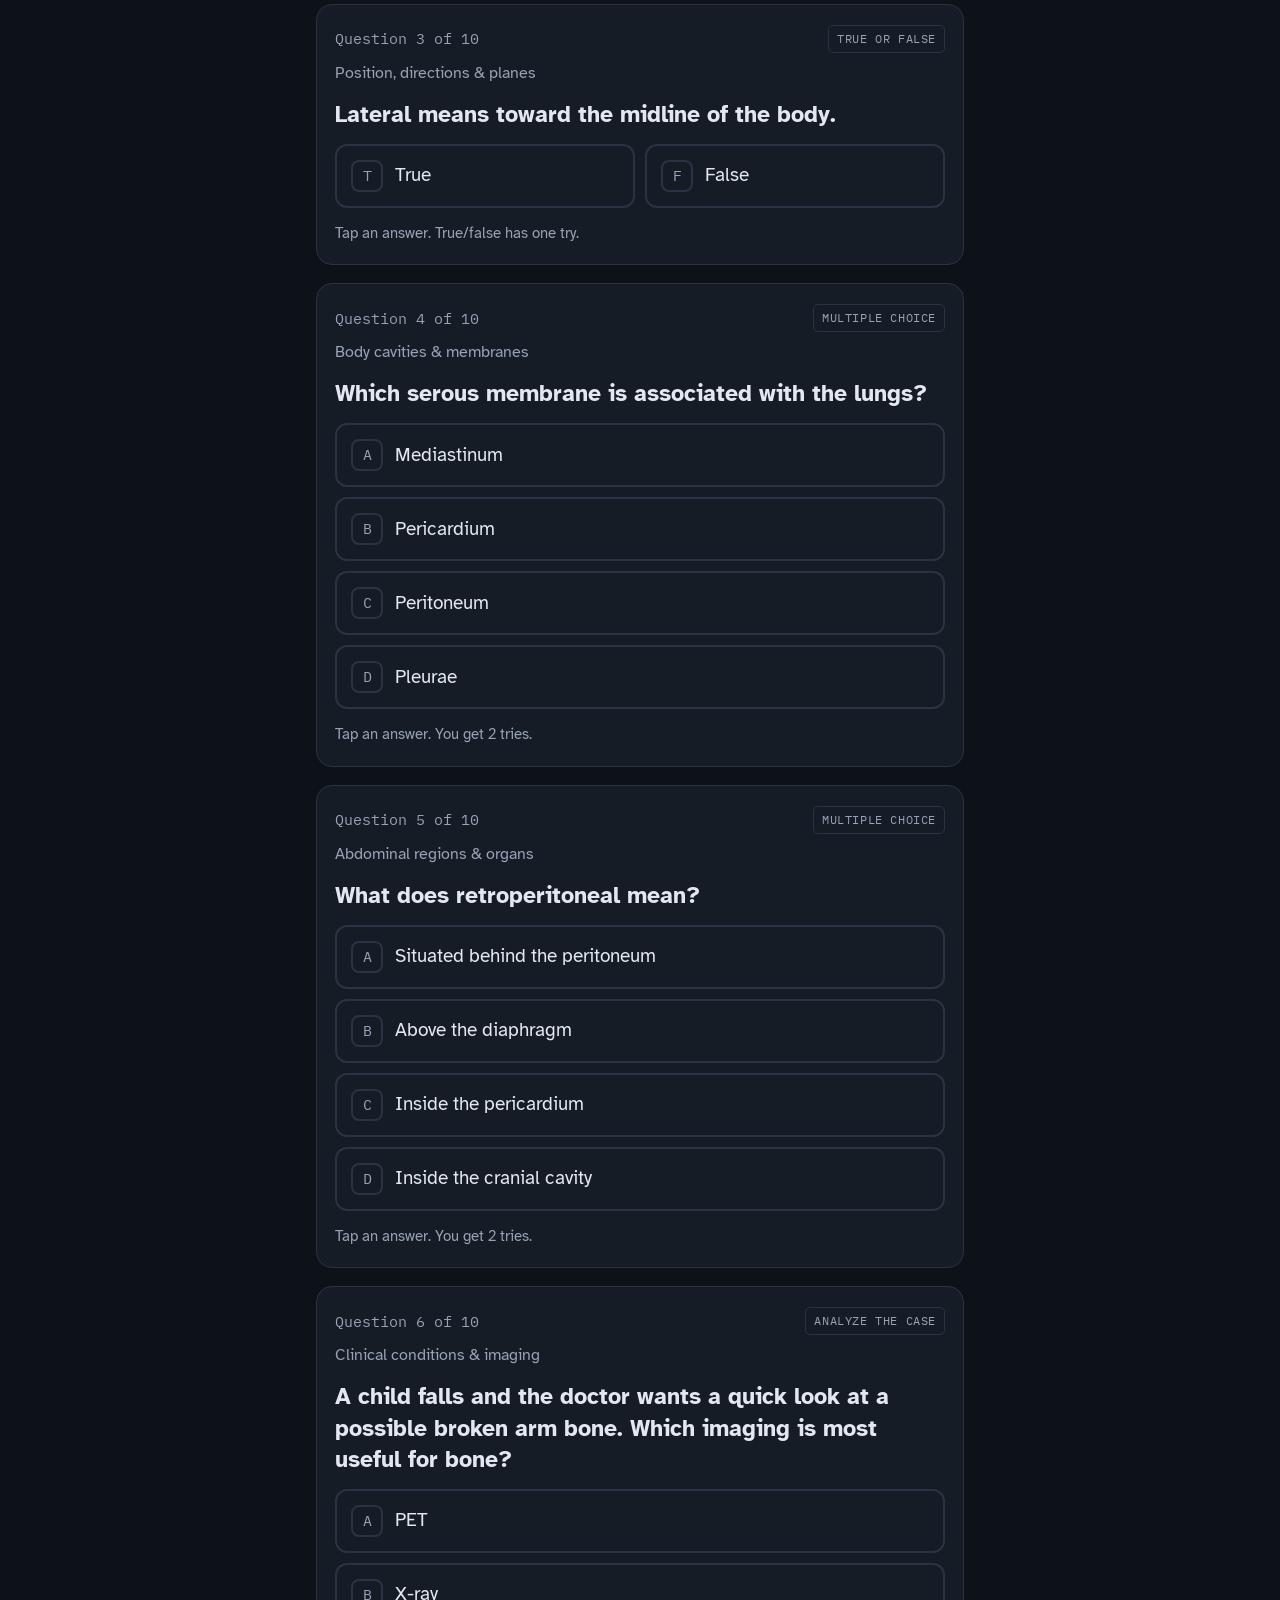
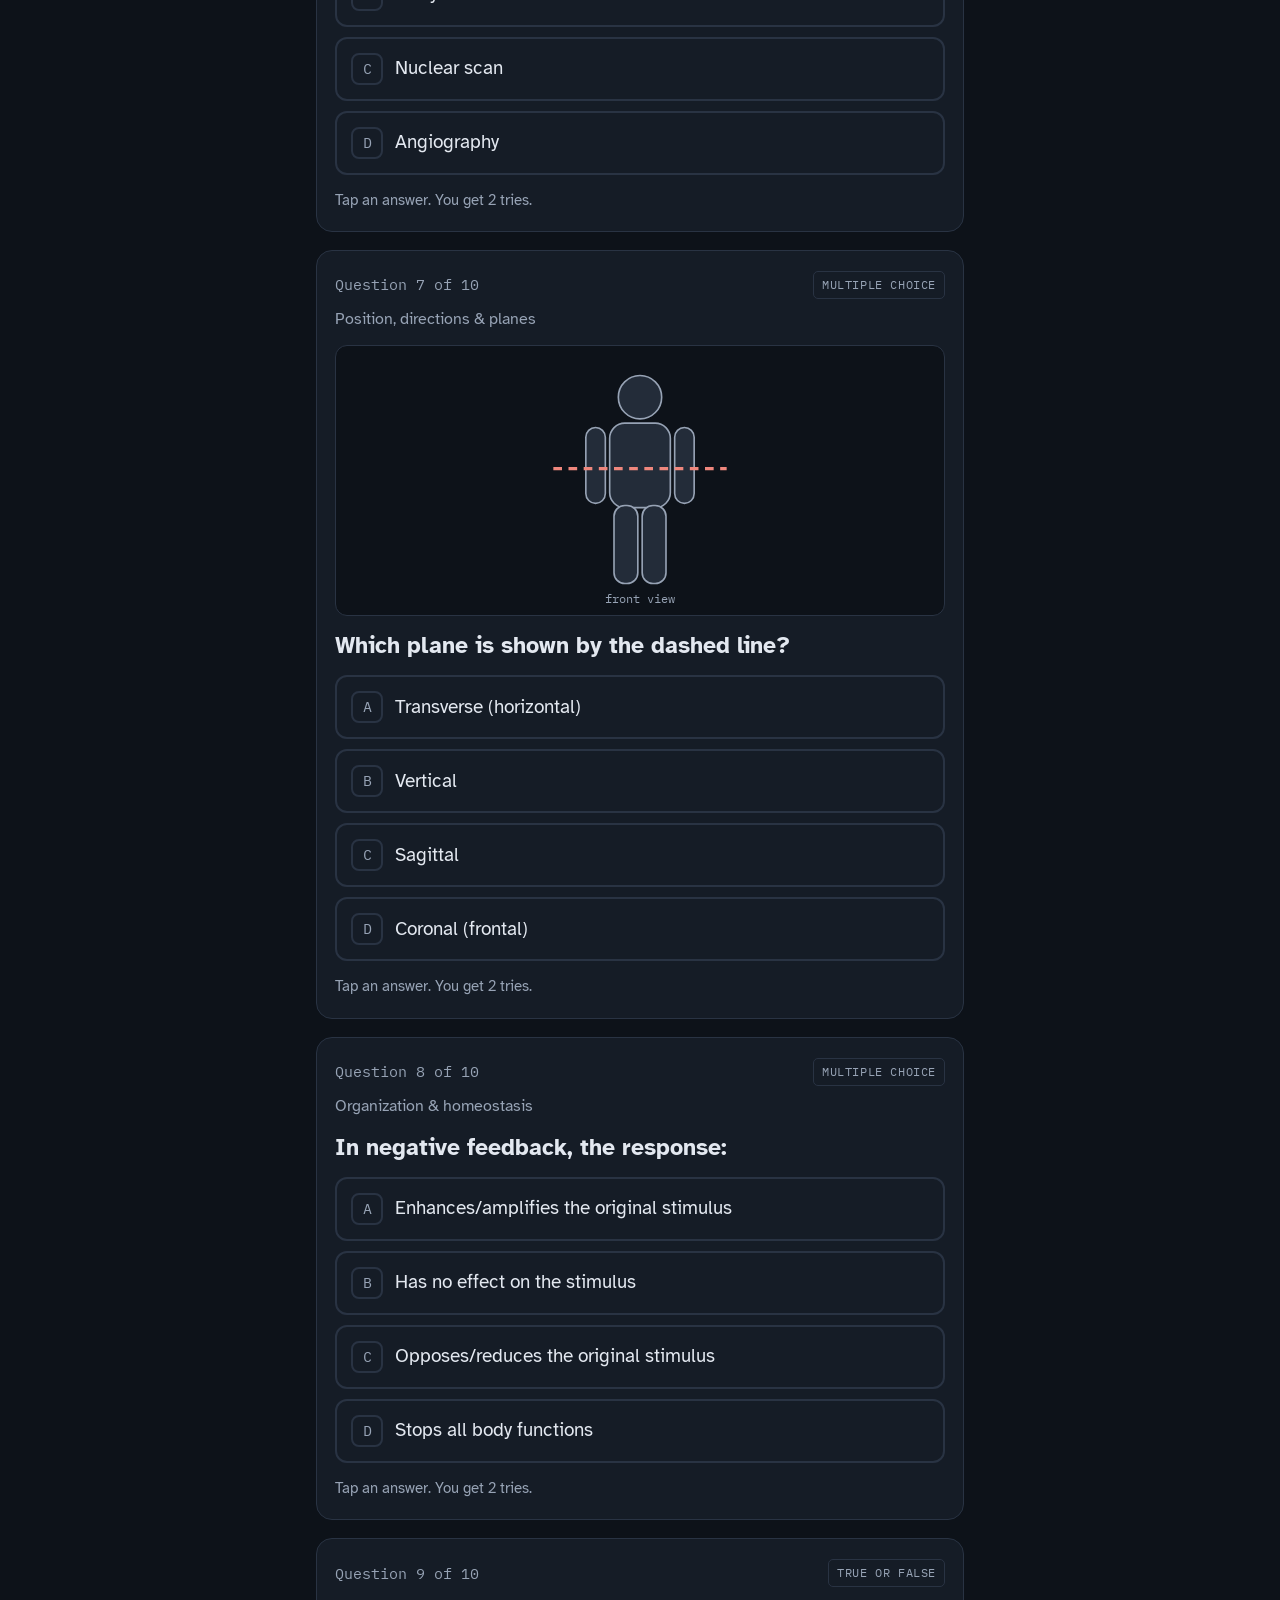
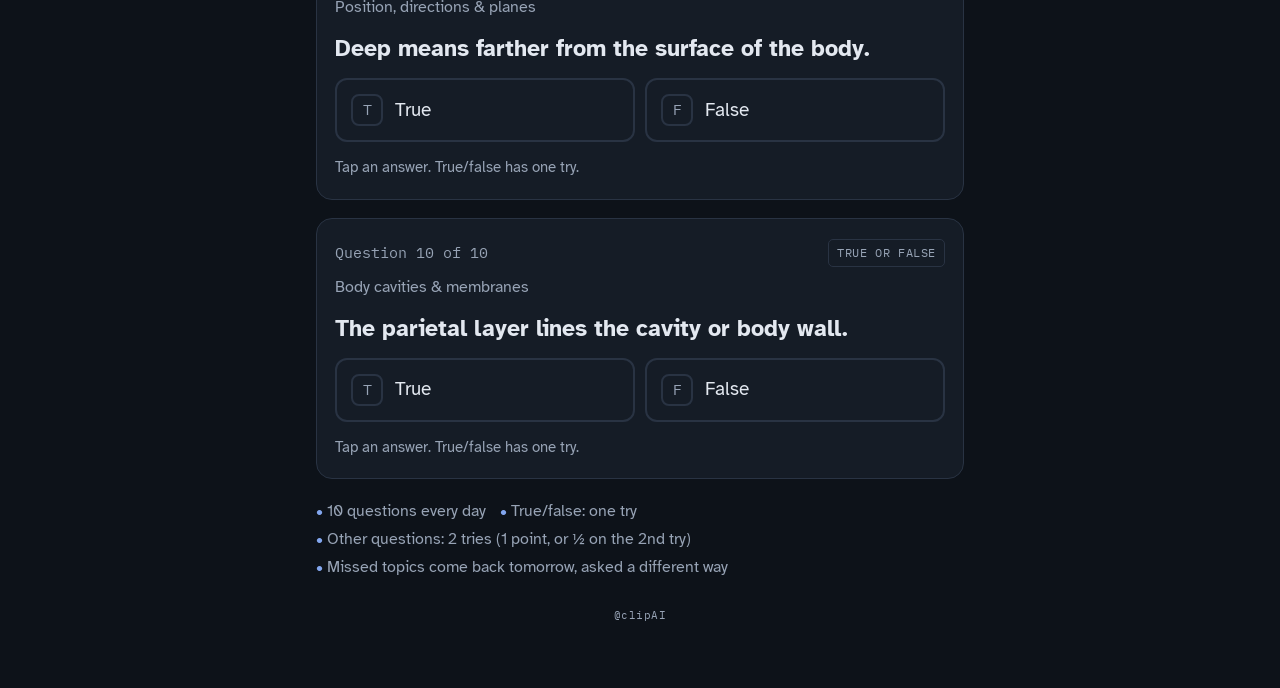
<file: docs/preview-no-js.html>
<!doctype html><html lang="en"><head><meta charset="utf-8"><meta name="viewport" content="width=device-width,initial-scale=1">
<title>Koran · A&amp;P Chapter 1</title>
<link rel="stylesheet" href="https://fonts.googleapis.com/css2?family=Atkinson+Hyperlegible:wght@400;700&family=Bricolage+Grotesque:opsz,wght@12..96,800&family=IBM+Plex+Mono:wght@400;500&display=swap">
<style>body{margin:0}
:root {
  color-scheme: dark;
  --ground: #0D1219;
  --surface: #151C26;
  --ink: #E3E8F0;
  --muted: #97A3B5;
  --line: #293343;
  --blue: #82A6EE;
  --blue-tint: #1A2944;
  --violet: #C89EDD;
  --violet-tint: #2A1F34;
  --ok: #5EC592;
  --ok-tint: #133021;
  --bad: #EF877D;
  --bad-tint: #3A1D1B;
  --seg-empty: #232C39;
  --on-blue: #0D1219;
  --f-display: "Bricolage Grotesque", "Avenir Next", "Segoe UI", system-ui, sans-serif;
  --f-body: "Atkinson Hyperlegible", "Segoe UI", system-ui, -apple-system, sans-serif;
  --f-mono: "IBM Plex Mono", ui-monospace, "SFMono-Regular", Menlo, monospace;
}
* { box-sizing: border-box; }
[hidden] { display: none !important; }
#results { display: grid; gap: 14px; }
html { -webkit-text-size-adjust: 100%; }
body {
  background: var(--ground);
  color: var(--ink);
  font-family: var(--f-body);
  font-size: 18px;
  line-height: 1.5;
}
.wrap { max-width: 680px; margin: 0 auto; padding-inline: 16px; padding-block: 14px 64px; display: grid; gap: 20px; }
button { font: inherit; color: inherit; }
:focus-visible { outline: 2.5px solid var(--blue); outline-offset: 2px; }

/* ── header ── */
.top { display: grid; gap: 6px; justify-items: center; text-align: center; padding-block: 0 2px; }
.eyebrow { font-family: var(--f-mono); font-size: 13px; letter-spacing: .09em; text-transform: uppercase; color: var(--muted); }
h1 { font-family: var(--f-display); font-weight: 800; font-size: clamp(56px, 17vw, 76px); line-height: 1; letter-spacing: -0.03em; margin: 2px 0 0; color: var(--blue); text-wrap: balance; }
.dateline { font-size: 18px; color: var(--muted); }
.dateline::first-letter { text-transform: uppercase; }

/* ── tabs ── */
.tabs { display: grid; grid-template-columns: 1fr 1fr; gap: 4px; padding: 5px; background: var(--seg-empty); border-radius: 12px; }
.tab { border: 0; background: transparent; padding: 14px 8px; border-radius: 10px; font-weight: 700; font-size: 18px; color: var(--muted); cursor: pointer; }
.tab[aria-selected="true"] { background: var(--surface); color: var(--ink); box-shadow: 0 1px 2px rgb(0 0 0 / .08); }

/* ── axon progress ── */
.axon-card { position: sticky; top: 8px; z-index: 5; background: var(--surface); border: 1px solid var(--line); border-radius: 16px; padding: 12px 14px 10px; display: grid; gap: 6px; box-shadow: 0 6px 18px -10px rgb(20 29 43 / .35); }
.axon-card .label { font-family: var(--f-mono); font-size: 12px; letter-spacing: .08em; text-transform: uppercase; color: var(--muted); }
.axon-card.final { border-color: var(--blue); }
.axon-row { display: flex; align-items: center; gap: 14px; }
.axon-row svg { flex: 1; min-width: 0; height: auto; display: block; }
.score { font-family: var(--f-mono); font-weight: 500; font-size: 34px; line-height: 1; font-variant-numeric: tabular-nums; white-space: nowrap; }
.score small { font-size: 20px; color: var(--muted); }
#axon { width: 100%; height: auto; display: block; }
.axon-legend { display: flex; align-items: center; justify-content: space-between; gap: 6px 14px; font-size: 16px; color: var(--muted); }
.axon-text { display: grid; gap: 2px; }
.axon-legend b { color: var(--ink); }
.ax-line { stroke: var(--muted); stroke-width: 2; fill: none; }
.ax-soma { fill: var(--violet); }
.ax-nuc { fill: var(--surface); }
.ax-den { stroke: var(--violet); stroke-width: 2.2; stroke-linecap: round; fill: none; }
.seg { fill: var(--seg-empty); stroke: var(--line); stroke-width: 1; transition: fill .35s ease; }
.seg.ok { fill: var(--blue); stroke: var(--blue); }
.seg.bad { fill: var(--bad); stroke: var(--bad); }
.seg.half { fill: color-mix(in srgb, var(--blue) 50%, var(--seg-empty)); stroke: var(--blue); }
.seg.now { stroke: var(--blue); stroke-width: 2; stroke-dasharray: 3 2.5; }
.ax-knob { fill: var(--muted); }
.ax-knob.lit { fill: var(--blue); }
.seg-num { font-family: var(--f-mono); font-size: 10.5px; fill: var(--muted); text-anchor: middle; }
.seg-num.on { fill: var(--on-blue); }

/* ── question cards ── */
#questions { display: grid; gap: 18px; }
.q { background: var(--surface); border: 1px solid var(--line); border-radius: 16px; padding: 20px 18px; display: grid; gap: 14px; }
.q-head { display: flex; flex-wrap: wrap; align-items: center; gap: 6px 8px; }
.q-num { font-family: var(--f-mono); font-size: 14.5px; color: var(--muted); margin-right: auto; font-variant-numeric: tabular-nums; }
.chip { font-family: var(--f-mono); font-size: 12px; letter-spacing: .05em; text-transform: uppercase; padding: 4px 8px; border-radius: 5px; border: 1px solid var(--line); color: var(--muted); white-space: nowrap; }
.chip.review { border-color: transparent; background: var(--violet-tint); color: var(--violet); font-weight: 500; }
.q-topic { font-size: 16px; color: var(--muted); margin-top: -6px; }
.q-text { font-family: var(--f-body); font-weight: 700; font-size: 23px; line-height: 1.35; margin: 0; text-wrap: pretty; }
.hint { font-size: 16px; color: var(--muted); margin: -4px 0 0; }
.opts { display: grid; gap: 10px; }
.opts.tf { grid-template-columns: 1fr 1fr; }
.opt { display: flex; align-items: flex-start; gap: 12px; width: 100%; min-height: 60px; text-align: left; background: var(--surface); border: 2px solid var(--line); border-radius: 12px; padding: 14px 14px; cursor: pointer; line-height: 1.35; font-size: 19px; align-items: center; transition: border-color .15s, background-color .15s; }
.opt:hover:not(:disabled) { border-color: var(--blue); }
.opt .key { flex: none; display: inline-grid; place-items: center; width: 32px; height: 32px; border-radius: 8px; border: 2px solid var(--line); font-family: var(--f-mono); font-size: 15px; color: var(--muted); }
.opt.multi .key { border-radius: 5px; }
.opt[aria-pressed="true"] { border-color: var(--blue); background: var(--blue-tint); }
.opt[aria-pressed="true"] .key { background: var(--blue); border-color: var(--blue); color: var(--on-blue); }
.opt:disabled { cursor: default; }
.opt.is-correct { border-color: var(--ok); background: var(--ok-tint); }
.opt.is-correct .key { background: var(--ok); border-color: var(--ok); color: var(--surface); }
.opt.is-wrong { border-color: var(--bad); background: var(--bad-tint); }
.opt.is-wrong .key { background: var(--bad); border-color: var(--bad); color: var(--surface); }
.opt.is-dim { opacity: .55; }
.opt.is-struck { opacity: .6; border-style: dashed; border-color: var(--bad); }
.opt.is-struck span:last-child { text-decoration: line-through; text-decoration-color: var(--bad); }
.opt.is-struck .key { border-color: var(--bad); color: var(--bad); }
.check { width: 100%; min-height: 58px; border: 0; border-radius: 12px; background: var(--blue); color: var(--on-blue); font-weight: 700; font-size: 20px; padding: 14px 20px; cursor: pointer; }
.check:disabled { background: var(--seg-empty); color: var(--muted); cursor: default; }

.fb { border-radius: 12px; padding: 16px; display: grid; gap: 8px; font-size: 18px; }
.fb.ok { background: var(--ok-tint); }
.fb.bad { background: var(--bad-tint); }
.fb.try { background: color-mix(in srgb, #D08A1E 16%, var(--surface)); }
.fb.try .fb-title { color: color-mix(in srgb, #D08A1E 70%, var(--ink)); }
.fb.try .mark { background: #D08A1E; }
.fb-title { font-weight: 700; display: flex; align-items: center; gap: 8px; }
.fb.ok .fb-title { color: var(--ok); }
.fb.bad .fb-title { color: var(--bad); }
.fb p { margin: 0; max-width: 62ch; }
.fb .answer b { font-weight: 700; }
.fb .why { font-size: 18px; }
.fb .later { font-size: 16px; color: var(--muted); }
.fb details summary { cursor: pointer; font-size: 17px; padding-block: 4px; color: var(--ok); font-weight: 700; }
.fb details p { margin-top: 6px; font-size: 18px; }
.mark { flex: none; display: inline-grid; place-items: center; width: 26px; height: 26px; border-radius: 50%; color: var(--surface); font-size: 16px; line-height: 1; }
.fb.ok .mark { background: var(--ok); }
.fb.bad .mark { background: var(--bad); }

/* ── summary ── */
.summary { background: var(--blue-tint); border-radius: 18px; padding: 22px 18px; display: grid; gap: 14px; }
.summary h2 { font-family: var(--f-mono); font-weight: 500; font-size: 56px; font-variant-numeric: tabular-nums; letter-spacing: -0.02em; margin: 0; line-height: 1.1; text-wrap: balance; }
.summary p { margin: 0; }
.summary h2 small { font-size: 26px; color: var(--muted); }
.summary .msg { font-family: var(--f-display); font-weight: 800; font-size: 26px; line-height: 1.15; }
.summary .label { font-family: var(--f-mono); font-size: 14px; letter-spacing: .06em; text-transform: uppercase; color: var(--blue); font-weight: 500; }
.summary ul { margin: 0; padding-left: 20px; }
.share { display: grid; gap: 10px; }
.btn { display: flex; justify-content: center; align-items: center; gap: 6px; min-height: 56px; border-radius: 12px; padding: 12px 16px; font-weight: 700; font-size: 18px; text-decoration: none; cursor: pointer; border: 1.5px solid var(--blue); color: var(--blue); background: transparent; }
.btn.solid { background: var(--blue); color: var(--on-blue); }
.small { font-size: 16px; color: var(--muted); }

.loading { background: var(--surface); border: 1px dashed var(--line); border-radius: 14px; padding: 22px 16px; color: var(--muted); text-align: center; }
.nojs { margin: 0; background: var(--violet-tint); color: var(--ink); border-radius: 12px; padding: 0 16px; font-size: 17px; opacity: 0; max-height: 0; overflow: hidden; animation: nojs-show .3s 3s forwards; }
@keyframes nojs-show { to { opacity: 1; max-height: 240px; padding-block: 14px; } }
.how { font-size: 16px; color: var(--muted); display: flex; flex-wrap: wrap; gap: 4px 14px; }
.how span::before { content: "• "; color: var(--blue); }

/* ── results ── */
.panel { background: var(--surface); border: 1px solid var(--line); border-radius: 16px; padding: 20px 18px; display: grid; gap: 14px; }
.panel h2 { font-family: var(--f-display); font-weight: 600; font-size: 24px; margin: 0; letter-spacing: -0.01em; }
.stats { display: grid; grid-template-columns: repeat(3, 1fr); gap: 10px; }
.stat { display: grid; gap: 2px; }
.stat .n { font-family: var(--f-mono); font-size: 32px; font-weight: 500; line-height: 1.1; font-variant-numeric: tabular-nums; }
.stat .l { font-size: 15px; color: var(--muted); line-height: 1.25; }
.strip { display: grid; grid-template-columns: repeat(14, minmax(0, 1fr)); gap: 4px; }
.cell { display: grid; gap: 3px; justify-items: center; }
.cell .box { width: 100%; aspect-ratio: 1; max-width: 100%; border-radius: 5px; display: grid; place-items: center; font-family: var(--f-mono); font-size: 12px; font-variant-numeric: tabular-nums; background: var(--seg-empty); color: var(--muted); }
.cell .box.s0 { background: var(--bad-tint); color: var(--bad); }
.cell .box.s1 { background: color-mix(in srgb, var(--blue) 22%, var(--seg-empty)); color: var(--ink); }
.cell .box.s2 { background: color-mix(in srgb, var(--blue) 38%, var(--seg-empty)); color: var(--ink); }
.cell .box.s3 { background: color-mix(in srgb, var(--blue) 58%, var(--seg-empty)); color: var(--on-blue); }
.cell .box.s4 { background: color-mix(in srgb, var(--blue) 78%, var(--seg-empty)); color: var(--on-blue); }
.cell .box.s5 { background: var(--blue); color: var(--on-blue); }
.cell .box.part { outline: 1.5px dashed var(--muted); outline-offset: -1.5px; }
.cell .box.today { box-shadow: 0 0 0 2px var(--ink); }
.cell .d { font-family: var(--f-mono); font-size: 11px; color: var(--muted); }
.topics { display: grid; gap: 10px; }
.trow { display: grid; gap: 4px; }
.trow .tl { display: flex; flex-wrap: wrap; justify-content: space-between; gap: 2px 8px; font-size: 17px; }
.trow .tl span:last-child { font-family: var(--f-mono); font-size: 14px; color: var(--muted); font-variant-numeric: tabular-nums; white-space: nowrap; }
.bar { height: 10px; border-radius: 4px; background: var(--seg-empty); overflow: hidden; display: flex; }
.bar i { display: block; height: 100%; }
.bar i.m { background: var(--blue); }
.bar i.r { background: var(--bad); }
.legend { display: flex; flex-wrap: wrap; gap: 4px 14px; font-size: 14.5px; color: var(--muted); }
.legend i { display: inline-block; width: 10px; height: 10px; border-radius: 2px; margin-right: 5px; vertical-align: -1px; }
.pills { display: flex; flex-wrap: wrap; gap: 6px; }
.pill { font-size: 16px; padding: 6px 11px; border-radius: 999px; background: var(--bad-tint); color: var(--bad); }
.history { display: grid; gap: 8px; }
.day { border: 1px solid var(--line); border-radius: 10px; }
.day summary { list-style: none; display: flex; align-items: center; gap: 10px; min-height: 56px; padding: 12px 14px; cursor: pointer; font-size: 17px; }
.day summary::-webkit-details-marker { display: none; }
.day summary .dd { margin-right: auto; }
.day summary .dd::first-letter { text-transform: uppercase; }
.badge { font-family: var(--f-mono); font-size: 15px; font-variant-numeric: tabular-nums; padding: 3px 8px; border-radius: 6px; background: var(--blue-tint); color: var(--blue); white-space: nowrap; }
.badge.low { background: var(--bad-tint); color: var(--bad); }
.badge.inc { background: var(--seg-empty); color: var(--muted); }
.day .rows { display: grid; gap: 0; border-top: 1px solid var(--line); }
.drow { display: grid; grid-template-columns: 24px 1fr; gap: 8px; padding: 12px 14px; border-top: 1px solid var(--line); font-size: 16.5px; }
.drow:first-child { border-top: 0; }
.drow .ic { font-weight: 700; }
.drow .ic.y { color: var(--ok); }
.drow .ic.n { color: var(--bad); }
.drow .ic.h { color: var(--blue); }
.stat .n small { font-size: 16px; color: var(--muted); }
.drow .nm { font-weight: 700; }
.drow .qq { color: var(--muted); }
.empty { color: var(--muted); font-size: 17px; margin: 0; }
.brand { margin: 0; text-align: center; font-family: var(--f-mono); font-size: 11px; letter-spacing: .04em; color: var(--muted); }
.foot { font-size: 15px; color: var(--muted); text-align: center; }
.toast { position: fixed; left: 50%; bottom: 18px; transform: translateX(-50%); background: var(--ink); color: var(--ground); padding: 12px 16px; border-radius: 12px; font-size: 17px; max-width: calc(100% - 32px); }

@media (max-width: 380px) {
  .stat .n { font-size: 26px; }
}
@media (prefers-reduced-motion: reduce) {
  * { transition: none !important; scroll-behavior: auto !important; }
}

/* ── progress segments ── */
.segs { display: grid; grid-template-columns: repeat(10, 1fr); gap: 4px; }
.segs .seg { height: 24px; border-radius: 6px; background: var(--seg-empty); display: grid; place-items: center; font-family: var(--f-mono); font-size: 11.5px; color: var(--muted); }
.segs .seg.now { box-shadow: inset 0 0 0 1.5px var(--blue); color: var(--ink); }
.segs .seg.ok { background: var(--blue); color: var(--on-blue); }
.segs .seg.half { background: color-mix(in srgb, var(--blue) 50%, var(--seg-empty)); color: var(--ink); }
.segs .seg.bad { background: var(--bad); color: var(--surface); }
/* ── diagrams ── */
.figure { display: grid; place-items: center; background: var(--ground); border: 1px solid var(--line); border-radius: 12px; padding: 10px; }
.dia { width: 100%; max-width: 260px; height: auto; display: block; }
.dia-body { fill: var(--seg-empty); stroke: var(--muted); stroke-width: 1.5; }
.dia-hi { fill: var(--blue); opacity: .85; }
.dia-line { stroke: var(--ink); stroke-width: 2; }
.dia-cut { stroke: var(--bad); stroke-width: 3; stroke-dasharray: 8 6; }
.dia-navel { fill: var(--ink); }
.dia-lbl { fill: var(--ink); font-family: var(--f-mono); font-size: 16px; font-weight: 500; text-anchor: middle; }
.dia-lbl2 { fill: var(--muted); font-family: var(--f-mono); font-size: 12px; text-anchor: middle; }
.dia-cap { fill: var(--muted); font-family: var(--f-mono); font-size: 11px; text-anchor: middle; }

.quiz { display: flex; flex-direction: column; gap: 18px; counter-reset: half answered; }
.scorebar { order: -1; }
.q input { position: absolute; opacity: 0; pointer-events: none; width: 1px; height: 1px; }
.q { position: relative; }
.q .fb { display: none; }
.q:has(.c:checked):not(:has(.w:checked)) .ok1,
.q:has(.c:checked):has(.w:checked) .ok2,
.q:has(.w:checked ~ .w:checked):not(:has(.c:checked)) .bad,
.q.is-tf:has(.w:checked) .bad,
.q:not(.is-tf):has(.w:checked):not(:has(.c:checked)):not(:has(.w:checked ~ .w:checked)) .try { display: grid; }
.q:has(input:checked) .tap { display: none; }
.tap { margin: 0; font-size: 15px; color: var(--muted); }
.q:has(.c:checked) .opt, .q:has(.w:checked ~ .w:checked) .opt, .q.is-tf:has(.w:checked) .opt { pointer-events: none; }
.q:has(.c:checked) .opt.is-c, .q:has(.w:checked ~ .w:checked) .opt.is-c, .q.is-tf:has(.w:checked) .opt.is-c { border-color: var(--ok); background: var(--ok-tint); }
.q:has(.c:checked) .opt.is-c .key, .q:has(.w:checked ~ .w:checked) .opt.is-c .key, .q.is-tf:has(.w:checked) .opt.is-c .key { background: var(--ok); border-color: var(--ok); color: var(--surface); }
.q:has(.c:checked) .opt:not(.is-c), .q:has(.w:checked ~ .w:checked) .opt:not(.is-c) { opacity: .55; }
.q:focus-within .opt:focus-visible { outline: 2.5px solid var(--blue); }
.q:has(.c:checked):not(:has(.w:checked)) { counter-increment: half 2 answered 1; }
.q:has(.c:checked):has(.w:checked) { counter-increment: half 1 answered 1; }
.q:has(.w:checked ~ .w:checked):not(:has(.c:checked)), .q.is-tf:has(.w:checked) { counter-increment: answered 1; }
@counter-style halves { system: fixed 0; symbols: "0" "0.5" "1" "1.5" "2" "2.5" "3" "3.5" "4" "4.5" "5" "5.5" "6" "6.5" "7" "7.5" "8" "8.5" "9" "9.5" "10"; }
.scorebar .n::before { content: counter(half, halves); }
.scorebar .a::before { content: counter(answered) " of 10 answered"; }
.scorebar .final { display: none; }
.quiz:has(#q1 .c:checked, #q1 .w:checked ~ .w:checked, #q1.is-tf .w:checked):has(#q2 .c:checked, #q2 .w:checked ~ .w:checked, #q2.is-tf .w:checked):has(#q3 .c:checked, #q3 .w:checked ~ .w:checked, #q3.is-tf .w:checked):has(#q4 .c:checked, #q4 .w:checked ~ .w:checked, #q4.is-tf .w:checked):has(#q5 .c:checked, #q5 .w:checked ~ .w:checked, #q5.is-tf .w:checked):has(#q6 .c:checked, #q6 .w:checked ~ .w:checked, #q6.is-tf .w:checked):has(#q7 .c:checked, #q7 .w:checked ~ .w:checked, #q7.is-tf .w:checked):has(#q8 .c:checked, #q8 .w:checked ~ .w:checked, #q8.is-tf .w:checked):has(#q9 .c:checked, #q9 .w:checked ~ .w:checked, #q9.is-tf .w:checked):has(#q10 .c:checked, #q10 .w:checked ~ .w:checked, #q10.is-tf .w:checked) .scorebar .final { display: block; }
.quiz:has(#q1 .c:checked, #q1 .w:checked ~ .w:checked, #q1.is-tf .w:checked):has(#q2 .c:checked, #q2 .w:checked ~ .w:checked, #q2.is-tf .w:checked):has(#q3 .c:checked, #q3 .w:checked ~ .w:checked, #q3.is-tf .w:checked):has(#q4 .c:checked, #q4 .w:checked ~ .w:checked, #q4.is-tf .w:checked):has(#q5 .c:checked, #q5 .w:checked ~ .w:checked, #q5.is-tf .w:checked):has(#q6 .c:checked, #q6 .w:checked ~ .w:checked, #q6.is-tf .w:checked):has(#q7 .c:checked, #q7 .w:checked ~ .w:checked, #q7.is-tf .w:checked):has(#q8 .c:checked, #q8 .w:checked ~ .w:checked, #q8.is-tf .w:checked):has(#q9 .c:checked, #q9 .w:checked ~ .w:checked, #q9.is-tf .w:checked):has(#q10 .c:checked, #q10 .w:checked ~ .w:checked, #q10.is-tf .w:checked) .scorebar .label-score { display: none; }
.quiz:has(#q1 .c:checked, #q1 .w:checked ~ .w:checked, #q1.is-tf .w:checked):has(#q2 .c:checked, #q2 .w:checked ~ .w:checked, #q2.is-tf .w:checked):has(#q3 .c:checked, #q3 .w:checked ~ .w:checked, #q3.is-tf .w:checked):has(#q4 .c:checked, #q4 .w:checked ~ .w:checked, #q4.is-tf .w:checked):has(#q5 .c:checked, #q5 .w:checked ~ .w:checked, #q5.is-tf .w:checked):has(#q6 .c:checked, #q6 .w:checked ~ .w:checked, #q6.is-tf .w:checked):has(#q7 .c:checked, #q7 .w:checked ~ .w:checked, #q7.is-tf .w:checked):has(#q8 .c:checked, #q8 .w:checked ~ .w:checked, #q8.is-tf .w:checked):has(#q9 .c:checked, #q9 .w:checked ~ .w:checked, #q9.is-tf .w:checked):has(#q10 .c:checked, #q10 .w:checked ~ .w:checked, #q10.is-tf .w:checked) .scorebar { border-color: var(--blue); background: var(--blue-tint); }
.brand { margin: 8px 0 0; text-align: center; font-family: var(--f-mono); font-size: 11px; letter-spacing: .04em; color: var(--muted); }
.segs { display: grid; grid-template-columns: repeat(10, 1fr); gap: 4px; }
.segs span { height: 22px; border-radius: 6px; background: var(--seg-empty); display: grid; place-items: center; font-family: var(--f-mono); font-size: 11px; color: var(--muted); }
#q1 input:nth-of-type(1).w:checked ~ .opts .opt:nth-child(1) { pointer-events: none; border-color: var(--bad); background: var(--bad-tint); opacity: 1; }
#q1 input:nth-of-type(1).w:checked ~ .opts .opt:nth-child(1) .key { background: var(--bad); border-color: var(--bad); color: var(--surface); }
#q1 input:nth-of-type(2).w:checked ~ .opts .opt:nth-child(2) { pointer-events: none; border-color: var(--bad); background: var(--bad-tint); opacity: 1; }
#q1 input:nth-of-type(2).w:checked ~ .opts .opt:nth-child(2) .key { background: var(--bad); border-color: var(--bad); color: var(--surface); }
#q1 input:nth-of-type(3).w:checked ~ .opts .opt:nth-child(3) { pointer-events: none; border-color: var(--bad); background: var(--bad-tint); opacity: 1; }
#q1 input:nth-of-type(3).w:checked ~ .opts .opt:nth-child(3) .key { background: var(--bad); border-color: var(--bad); color: var(--surface); }
#q1 input:nth-of-type(4).w:checked ~ .opts .opt:nth-child(4) { pointer-events: none; border-color: var(--bad); background: var(--bad-tint); opacity: 1; }
#q1 input:nth-of-type(4).w:checked ~ .opts .opt:nth-child(4) .key { background: var(--bad); border-color: var(--bad); color: var(--surface); }
.quiz:has(#q1 .c:checked) .segs span:nth-child(1) { background: var(--blue); color: var(--on-blue); }
.quiz:has(#q1 .c:checked):has(#q1 .w:checked) .segs span:nth-child(1) { background: color-mix(in srgb, var(--blue) 50%, var(--seg-empty)); color: var(--ink); }
.quiz:has(#q1 .w:checked ~ .w:checked):not(:has(#q1 .c:checked)) .segs span:nth-child(1), .quiz:has(#q1.is-tf .w:checked) .segs span:nth-child(1) { background: var(--bad); color: var(--surface); }
#q2 input:nth-of-type(1).w:checked ~ .opts .opt:nth-child(1) { pointer-events: none; border-color: var(--bad); background: var(--bad-tint); opacity: 1; }
#q2 input:nth-of-type(1).w:checked ~ .opts .opt:nth-child(1) .key { background: var(--bad); border-color: var(--bad); color: var(--surface); }
#q2 input:nth-of-type(2).w:checked ~ .opts .opt:nth-child(2) { pointer-events: none; border-color: var(--bad); background: var(--bad-tint); opacity: 1; }
#q2 input:nth-of-type(2).w:checked ~ .opts .opt:nth-child(2) .key { background: var(--bad); border-color: var(--bad); color: var(--surface); }
#q2 input:nth-of-type(3).w:checked ~ .opts .opt:nth-child(3) { pointer-events: none; border-color: var(--bad); background: var(--bad-tint); opacity: 1; }
#q2 input:nth-of-type(3).w:checked ~ .opts .opt:nth-child(3) .key { background: var(--bad); border-color: var(--bad); color: var(--surface); }
#q2 input:nth-of-type(4).w:checked ~ .opts .opt:nth-child(4) { pointer-events: none; border-color: var(--bad); background: var(--bad-tint); opacity: 1; }
#q2 input:nth-of-type(4).w:checked ~ .opts .opt:nth-child(4) .key { background: var(--bad); border-color: var(--bad); color: var(--surface); }
.quiz:has(#q2 .c:checked) .segs span:nth-child(2) { background: var(--blue); color: var(--on-blue); }
.quiz:has(#q2 .c:checked):has(#q2 .w:checked) .segs span:nth-child(2) { background: color-mix(in srgb, var(--blue) 50%, var(--seg-empty)); color: var(--ink); }
.quiz:has(#q2 .w:checked ~ .w:checked):not(:has(#q2 .c:checked)) .segs span:nth-child(2), .quiz:has(#q2.is-tf .w:checked) .segs span:nth-child(2) { background: var(--bad); color: var(--surface); }
#q3 input:nth-of-type(1).w:checked ~ .opts .opt:nth-child(1) { pointer-events: none; border-color: var(--bad); background: var(--bad-tint); opacity: 1; }
#q3 input:nth-of-type(1).w:checked ~ .opts .opt:nth-child(1) .key { background: var(--bad); border-color: var(--bad); color: var(--surface); }
#q3 input:nth-of-type(2).w:checked ~ .opts .opt:nth-child(2) { pointer-events: none; border-color: var(--bad); background: var(--bad-tint); opacity: 1; }
#q3 input:nth-of-type(2).w:checked ~ .opts .opt:nth-child(2) .key { background: var(--bad); border-color: var(--bad); color: var(--surface); }
#q3 input:nth-of-type(3).w:checked ~ .opts .opt:nth-child(3) { pointer-events: none; border-color: var(--bad); background: var(--bad-tint); opacity: 1; }
#q3 input:nth-of-type(3).w:checked ~ .opts .opt:nth-child(3) .key { background: var(--bad); border-color: var(--bad); color: var(--surface); }
#q3 input:nth-of-type(4).w:checked ~ .opts .opt:nth-child(4) { pointer-events: none; border-color: var(--bad); background: var(--bad-tint); opacity: 1; }
#q3 input:nth-of-type(4).w:checked ~ .opts .opt:nth-child(4) .key { background: var(--bad); border-color: var(--bad); color: var(--surface); }
.quiz:has(#q3 .c:checked) .segs span:nth-child(3) { background: var(--blue); color: var(--on-blue); }
.quiz:has(#q3 .c:checked):has(#q3 .w:checked) .segs span:nth-child(3) { background: color-mix(in srgb, var(--blue) 50%, var(--seg-empty)); color: var(--ink); }
.quiz:has(#q3 .w:checked ~ .w:checked):not(:has(#q3 .c:checked)) .segs span:nth-child(3), .quiz:has(#q3.is-tf .w:checked) .segs span:nth-child(3) { background: var(--bad); color: var(--surface); }
#q4 input:nth-of-type(1).w:checked ~ .opts .opt:nth-child(1) { pointer-events: none; border-color: var(--bad); background: var(--bad-tint); opacity: 1; }
#q4 input:nth-of-type(1).w:checked ~ .opts .opt:nth-child(1) .key { background: var(--bad); border-color: var(--bad); color: var(--surface); }
#q4 input:nth-of-type(2).w:checked ~ .opts .opt:nth-child(2) { pointer-events: none; border-color: var(--bad); background: var(--bad-tint); opacity: 1; }
#q4 input:nth-of-type(2).w:checked ~ .opts .opt:nth-child(2) .key { background: var(--bad); border-color: var(--bad); color: var(--surface); }
#q4 input:nth-of-type(3).w:checked ~ .opts .opt:nth-child(3) { pointer-events: none; border-color: var(--bad); background: var(--bad-tint); opacity: 1; }
#q4 input:nth-of-type(3).w:checked ~ .opts .opt:nth-child(3) .key { background: var(--bad); border-color: var(--bad); color: var(--surface); }
#q4 input:nth-of-type(4).w:checked ~ .opts .opt:nth-child(4) { pointer-events: none; border-color: var(--bad); background: var(--bad-tint); opacity: 1; }
#q4 input:nth-of-type(4).w:checked ~ .opts .opt:nth-child(4) .key { background: var(--bad); border-color: var(--bad); color: var(--surface); }
.quiz:has(#q4 .c:checked) .segs span:nth-child(4) { background: var(--blue); color: var(--on-blue); }
.quiz:has(#q4 .c:checked):has(#q4 .w:checked) .segs span:nth-child(4) { background: color-mix(in srgb, var(--blue) 50%, var(--seg-empty)); color: var(--ink); }
.quiz:has(#q4 .w:checked ~ .w:checked):not(:has(#q4 .c:checked)) .segs span:nth-child(4), .quiz:has(#q4.is-tf .w:checked) .segs span:nth-child(4) { background: var(--bad); color: var(--surface); }
#q5 input:nth-of-type(1).w:checked ~ .opts .opt:nth-child(1) { pointer-events: none; border-color: var(--bad); background: var(--bad-tint); opacity: 1; }
#q5 input:nth-of-type(1).w:checked ~ .opts .opt:nth-child(1) .key { background: var(--bad); border-color: var(--bad); color: var(--surface); }
#q5 input:nth-of-type(2).w:checked ~ .opts .opt:nth-child(2) { pointer-events: none; border-color: var(--bad); background: var(--bad-tint); opacity: 1; }
#q5 input:nth-of-type(2).w:checked ~ .opts .opt:nth-child(2) .key { background: var(--bad); border-color: var(--bad); color: var(--surface); }
#q5 input:nth-of-type(3).w:checked ~ .opts .opt:nth-child(3) { pointer-events: none; border-color: var(--bad); background: var(--bad-tint); opacity: 1; }
#q5 input:nth-of-type(3).w:checked ~ .opts .opt:nth-child(3) .key { background: var(--bad); border-color: var(--bad); color: var(--surface); }
#q5 input:nth-of-type(4).w:checked ~ .opts .opt:nth-child(4) { pointer-events: none; border-color: var(--bad); background: var(--bad-tint); opacity: 1; }
#q5 input:nth-of-type(4).w:checked ~ .opts .opt:nth-child(4) .key { background: var(--bad); border-color: var(--bad); color: var(--surface); }
.quiz:has(#q5 .c:checked) .segs span:nth-child(5) { background: var(--blue); color: var(--on-blue); }
.quiz:has(#q5 .c:checked):has(#q5 .w:checked) .segs span:nth-child(5) { background: color-mix(in srgb, var(--blue) 50%, var(--seg-empty)); color: var(--ink); }
.quiz:has(#q5 .w:checked ~ .w:checked):not(:has(#q5 .c:checked)) .segs span:nth-child(5), .quiz:has(#q5.is-tf .w:checked) .segs span:nth-child(5) { background: var(--bad); color: var(--surface); }
#q6 input:nth-of-type(1).w:checked ~ .opts .opt:nth-child(1) { pointer-events: none; border-color: var(--bad); background: var(--bad-tint); opacity: 1; }
#q6 input:nth-of-type(1).w:checked ~ .opts .opt:nth-child(1) .key { background: var(--bad); border-color: var(--bad); color: var(--surface); }
#q6 input:nth-of-type(2).w:checked ~ .opts .opt:nth-child(2) { pointer-events: none; border-color: var(--bad); background: var(--bad-tint); opacity: 1; }
#q6 input:nth-of-type(2).w:checked ~ .opts .opt:nth-child(2) .key { background: var(--bad); border-color: var(--bad); color: var(--surface); }
#q6 input:nth-of-type(3).w:checked ~ .opts .opt:nth-child(3) { pointer-events: none; border-color: var(--bad); background: var(--bad-tint); opacity: 1; }
#q6 input:nth-of-type(3).w:checked ~ .opts .opt:nth-child(3) .key { background: var(--bad); border-color: var(--bad); color: var(--surface); }
#q6 input:nth-of-type(4).w:checked ~ .opts .opt:nth-child(4) { pointer-events: none; border-color: var(--bad); background: var(--bad-tint); opacity: 1; }
#q6 input:nth-of-type(4).w:checked ~ .opts .opt:nth-child(4) .key { background: var(--bad); border-color: var(--bad); color: var(--surface); }
.quiz:has(#q6 .c:checked) .segs span:nth-child(6) { background: var(--blue); color: var(--on-blue); }
.quiz:has(#q6 .c:checked):has(#q6 .w:checked) .segs span:nth-child(6) { background: color-mix(in srgb, var(--blue) 50%, var(--seg-empty)); color: var(--ink); }
.quiz:has(#q6 .w:checked ~ .w:checked):not(:has(#q6 .c:checked)) .segs span:nth-child(6), .quiz:has(#q6.is-tf .w:checked) .segs span:nth-child(6) { background: var(--bad); color: var(--surface); }
#q7 input:nth-of-type(1).w:checked ~ .opts .opt:nth-child(1) { pointer-events: none; border-color: var(--bad); background: var(--bad-tint); opacity: 1; }
#q7 input:nth-of-type(1).w:checked ~ .opts .opt:nth-child(1) .key { background: var(--bad); border-color: var(--bad); color: var(--surface); }
#q7 input:nth-of-type(2).w:checked ~ .opts .opt:nth-child(2) { pointer-events: none; border-color: var(--bad); background: var(--bad-tint); opacity: 1; }
#q7 input:nth-of-type(2).w:checked ~ .opts .opt:nth-child(2) .key { background: var(--bad); border-color: var(--bad); color: var(--surface); }
#q7 input:nth-of-type(3).w:checked ~ .opts .opt:nth-child(3) { pointer-events: none; border-color: var(--bad); background: var(--bad-tint); opacity: 1; }
#q7 input:nth-of-type(3).w:checked ~ .opts .opt:nth-child(3) .key { background: var(--bad); border-color: var(--bad); color: var(--surface); }
#q7 input:nth-of-type(4).w:checked ~ .opts .opt:nth-child(4) { pointer-events: none; border-color: var(--bad); background: var(--bad-tint); opacity: 1; }
#q7 input:nth-of-type(4).w:checked ~ .opts .opt:nth-child(4) .key { background: var(--bad); border-color: var(--bad); color: var(--surface); }
.quiz:has(#q7 .c:checked) .segs span:nth-child(7) { background: var(--blue); color: var(--on-blue); }
.quiz:has(#q7 .c:checked):has(#q7 .w:checked) .segs span:nth-child(7) { background: color-mix(in srgb, var(--blue) 50%, var(--seg-empty)); color: var(--ink); }
.quiz:has(#q7 .w:checked ~ .w:checked):not(:has(#q7 .c:checked)) .segs span:nth-child(7), .quiz:has(#q7.is-tf .w:checked) .segs span:nth-child(7) { background: var(--bad); color: var(--surface); }
#q8 input:nth-of-type(1).w:checked ~ .opts .opt:nth-child(1) { pointer-events: none; border-color: var(--bad); background: var(--bad-tint); opacity: 1; }
#q8 input:nth-of-type(1).w:checked ~ .opts .opt:nth-child(1) .key { background: var(--bad); border-color: var(--bad); color: var(--surface); }
#q8 input:nth-of-type(2).w:checked ~ .opts .opt:nth-child(2) { pointer-events: none; border-color: var(--bad); background: var(--bad-tint); opacity: 1; }
#q8 input:nth-of-type(2).w:checked ~ .opts .opt:nth-child(2) .key { background: var(--bad); border-color: var(--bad); color: var(--surface); }
#q8 input:nth-of-type(3).w:checked ~ .opts .opt:nth-child(3) { pointer-events: none; border-color: var(--bad); background: var(--bad-tint); opacity: 1; }
#q8 input:nth-of-type(3).w:checked ~ .opts .opt:nth-child(3) .key { background: var(--bad); border-color: var(--bad); color: var(--surface); }
#q8 input:nth-of-type(4).w:checked ~ .opts .opt:nth-child(4) { pointer-events: none; border-color: var(--bad); background: var(--bad-tint); opacity: 1; }
#q8 input:nth-of-type(4).w:checked ~ .opts .opt:nth-child(4) .key { background: var(--bad); border-color: var(--bad); color: var(--surface); }
.quiz:has(#q8 .c:checked) .segs span:nth-child(8) { background: var(--blue); color: var(--on-blue); }
.quiz:has(#q8 .c:checked):has(#q8 .w:checked) .segs span:nth-child(8) { background: color-mix(in srgb, var(--blue) 50%, var(--seg-empty)); color: var(--ink); }
.quiz:has(#q8 .w:checked ~ .w:checked):not(:has(#q8 .c:checked)) .segs span:nth-child(8), .quiz:has(#q8.is-tf .w:checked) .segs span:nth-child(8) { background: var(--bad); color: var(--surface); }
#q9 input:nth-of-type(1).w:checked ~ .opts .opt:nth-child(1) { pointer-events: none; border-color: var(--bad); background: var(--bad-tint); opacity: 1; }
#q9 input:nth-of-type(1).w:checked ~ .opts .opt:nth-child(1) .key { background: var(--bad); border-color: var(--bad); color: var(--surface); }
#q9 input:nth-of-type(2).w:checked ~ .opts .opt:nth-child(2) { pointer-events: none; border-color: var(--bad); background: var(--bad-tint); opacity: 1; }
#q9 input:nth-of-type(2).w:checked ~ .opts .opt:nth-child(2) .key { background: var(--bad); border-color: var(--bad); color: var(--surface); }
#q9 input:nth-of-type(3).w:checked ~ .opts .opt:nth-child(3) { pointer-events: none; border-color: var(--bad); background: var(--bad-tint); opacity: 1; }
#q9 input:nth-of-type(3).w:checked ~ .opts .opt:nth-child(3) .key { background: var(--bad); border-color: var(--bad); color: var(--surface); }
#q9 input:nth-of-type(4).w:checked ~ .opts .opt:nth-child(4) { pointer-events: none; border-color: var(--bad); background: var(--bad-tint); opacity: 1; }
#q9 input:nth-of-type(4).w:checked ~ .opts .opt:nth-child(4) .key { background: var(--bad); border-color: var(--bad); color: var(--surface); }
.quiz:has(#q9 .c:checked) .segs span:nth-child(9) { background: var(--blue); color: var(--on-blue); }
.quiz:has(#q9 .c:checked):has(#q9 .w:checked) .segs span:nth-child(9) { background: color-mix(in srgb, var(--blue) 50%, var(--seg-empty)); color: var(--ink); }
.quiz:has(#q9 .w:checked ~ .w:checked):not(:has(#q9 .c:checked)) .segs span:nth-child(9), .quiz:has(#q9.is-tf .w:checked) .segs span:nth-child(9) { background: var(--bad); color: var(--surface); }
#q10 input:nth-of-type(1).w:checked ~ .opts .opt:nth-child(1) { pointer-events: none; border-color: var(--bad); background: var(--bad-tint); opacity: 1; }
#q10 input:nth-of-type(1).w:checked ~ .opts .opt:nth-child(1) .key { background: var(--bad); border-color: var(--bad); color: var(--surface); }
#q10 input:nth-of-type(2).w:checked ~ .opts .opt:nth-child(2) { pointer-events: none; border-color: var(--bad); background: var(--bad-tint); opacity: 1; }
#q10 input:nth-of-type(2).w:checked ~ .opts .opt:nth-child(2) .key { background: var(--bad); border-color: var(--bad); color: var(--surface); }
#q10 input:nth-of-type(3).w:checked ~ .opts .opt:nth-child(3) { pointer-events: none; border-color: var(--bad); background: var(--bad-tint); opacity: 1; }
#q10 input:nth-of-type(3).w:checked ~ .opts .opt:nth-child(3) .key { background: var(--bad); border-color: var(--bad); color: var(--surface); }
#q10 input:nth-of-type(4).w:checked ~ .opts .opt:nth-child(4) { pointer-events: none; border-color: var(--bad); background: var(--bad-tint); opacity: 1; }
#q10 input:nth-of-type(4).w:checked ~ .opts .opt:nth-child(4) .key { background: var(--bad); border-color: var(--bad); color: var(--surface); }
.quiz:has(#q10 .c:checked) .segs span:nth-child(10) { background: var(--blue); color: var(--on-blue); }
.quiz:has(#q10 .c:checked):has(#q10 .w:checked) .segs span:nth-child(10) { background: color-mix(in srgb, var(--blue) 50%, var(--seg-empty)); color: var(--ink); }
.quiz:has(#q10 .w:checked ~ .w:checked):not(:has(#q10 .c:checked)) .segs span:nth-child(10), .quiz:has(#q10.is-tf .w:checked) .segs span:nth-child(10) { background: var(--bad); color: var(--surface); }
</style></head><body>
<div class="wrap">
  <header class="top">
    <h1>Koran</h1>
    <div class="eyebrow">Daily A&amp;P Review · Chapter 1</div>
  </header>
  <div class="quiz">
    <article class="q " id="q1"><input type="checkbox" class="c" id="q1o0" aria-label="Right hypochondriac"><input type="checkbox" class="w" id="q1o1" aria-label="Epigastric"><input type="checkbox" class="w" id="q1o2" aria-label="Right lumbar"><input type="checkbox" class="w" id="q1o3" aria-label="Left hypochondriac"><div class="q-head"><span class="q-num">Question 1 of 10</span><span class="chip">Multiple choice</span></div><div class="q-topic">Abdominal regions &amp; organs</div><div class="figure"><svg class="dia" viewBox="0 0 240 230" role="img" aria-label="Abdomen divided into nine regions"><clipPath id="rclip"><rect x="30" y="20" width="180" height="180" rx="40"/></clipPath><rect class="dia-body" x="30" y="20" width="180" height="180" rx="40"/><rect class="dia-hi" x="30" y="20" width="60" height="60" clip-path="url(#rclip)"/><line class="dia-line" x1="90" y1="20" x2="90" y2="200"/><line class="dia-line" x1="150" y1="20" x2="150" y2="200"/><line class="dia-line" x1="30" y1="80" x2="210" y2="80"/><line class="dia-line" x1="30" y1="140" x2="210" y2="140"/><circle class="dia-navel" cx="120" cy="110" r="4"/><text class="dia-lbl" x="12" y="115">R</text><text class="dia-lbl" x="220" y="115">L</text><text class="dia-cap" x="120" y="222">patient facing you</text></svg></div><p class="q-text">Which of the 9 abdominal regions is highlighted? (R = patient's right)</p><div class="opts "><label for="q1o0" class="opt is-c"><span class="key">A</span><span>Right hypochondriac</span></label><label for="q1o1" class="opt "><span class="key">B</span><span>Epigastric</span></label><label for="q1o2" class="opt "><span class="key">C</span><span>Right lumbar</span></label><label for="q1o3" class="opt "><span class="key">D</span><span>Left hypochondriac</span></label></div><p class="tap">Tap an answer. You get 2 tries.</p><div class="fb ok ok1"><div class="fb-title"><span class="mark">✓</span>Correct! +1 point</div><details><summary>See explanation</summary><p>The side columns, from top to bottom: HYPOCHONDRIAC (under the ribs), LUMBAR (beside the belly button), ILIAC/INGUINAL (near the hips and groin). Each has a right and a left.</p></details></div><div class="fb try"><div class="fb-title"><span class="mark">!</span>Incorrect, one more try</div><p>Pick another answer. Getting it right now is worth ½ point.</p></div><div class="fb ok ok2"><div class="fb-title"><span class="mark">✓</span>Correct on the 2nd try! +½ point</div><p class="why">The side columns, from top to bottom: HYPOCHONDRIAC (under the ribs), LUMBAR (beside the belly button), ILIAC/INGUINAL (near the hips and groin). Each has a right and a left.</p></div><div class="fb bad"><div class="fb-title"><span class="mark">✕</span>Incorrect · 0 points</div><p class="answer">Correct answer: <b>Right hypochondriac</b></p><p class="why">The side columns, from top to bottom: HYPOCHONDRIAC (under the ribs), LUMBAR (beside the belly button), ILIAC/INGUINAL (near the hips and groin). Each has a right and a left.</p></div></article><article class="q " id="q2"><input type="checkbox" class="c" id="q2o0" aria-label="Response to the environment"><input type="checkbox" class="w" id="q2o1" aria-label="Adaptation over generations"><input type="checkbox" class="w" id="q2o2" aria-label="Heredity"><input type="checkbox" class="w" id="q2o3" aria-label="Reproduction"><div class="q-head"><span class="q-num">Question 2 of 10</span><span class="chip">Analyze the case</span></div><div class="q-topic">Organization &amp; homeostasis</div><p class="q-text">You touch a hot pan and pull your hand away. Which characteristic of life does this show?</p><div class="opts "><label for="q2o0" class="opt is-c"><span class="key">A</span><span>Response to the environment</span></label><label for="q2o1" class="opt "><span class="key">B</span><span>Adaptation over generations</span></label><label for="q2o2" class="opt "><span class="key">C</span><span>Heredity</span></label><label for="q2o3" class="opt "><span class="key">D</span><span>Reproduction</span></label></div><p class="tap">Tap an answer. You get 2 tries.</p><div class="fb ok ok1"><div class="fb-title"><span class="mark">✓</span>Correct! +1 point</div><details><summary>See explanation</summary><p>Living things have cells, metabolism, reproduction, response to the environment, and adaptation (evolution). The slides' memory trick is CHRMD: Cells, Homeostasis, Reproduction, Metabolism, DNA/Heredity.</p></details></div><div class="fb try"><div class="fb-title"><span class="mark">!</span>Incorrect, one more try</div><p>Pick another answer. Getting it right now is worth ½ point.</p></div><div class="fb ok ok2"><div class="fb-title"><span class="mark">✓</span>Correct on the 2nd try! +½ point</div><p class="why">Living things have cells, metabolism, reproduction, response to the environment, and adaptation (evolution). The slides' memory trick is CHRMD: Cells, Homeostasis, Reproduction, Metabolism, DNA/Heredity.</p></div><div class="fb bad"><div class="fb-title"><span class="mark">✕</span>Incorrect · 0 points</div><p class="answer">Correct answer: <b>Response to the environment</b></p><p class="why">Living things have cells, metabolism, reproduction, response to the environment, and adaptation (evolution). The slides' memory trick is CHRMD: Cells, Homeostasis, Reproduction, Metabolism, DNA/Heredity.</p></div></article><article class="q is-tf" id="q3"><input type="checkbox" class="w" id="q3o0" aria-label="True"><input type="checkbox" class="c" id="q3o1" aria-label="False"><div class="q-head"><span class="q-num">Question 3 of 10</span><span class="chip">True or false</span></div><div class="q-topic">Position, directions &amp; planes</div><p class="q-text">Lateral means toward the midline of the body.</p><div class="opts tf"><label for="q3o0" class="opt "><span class="key">T</span><span>True</span></label><label for="q3o1" class="opt is-c"><span class="key">F</span><span>False</span></label></div><p class="tap">Tap an answer. True/false has one try.</p><div class="fb ok ok1"><div class="fb-title"><span class="mark">✓</span>Correct! +1 point</div><details><summary>See explanation</summary><p>Medial = toward the MIDLINE (an imaginary line down the middle of the body). Lateral = AWAY from the midline, toward the sides.</p></details></div><div class="fb try"><div class="fb-title"><span class="mark">!</span>Incorrect, one more try</div><p>Pick another answer. Getting it right now is worth ½ point.</p></div><div class="fb ok ok2"><div class="fb-title"><span class="mark">✓</span>Correct on the 2nd try! +½ point</div><p class="why">Medial = toward the MIDLINE (an imaginary line down the middle of the body). Lateral = AWAY from the midline, toward the sides.</p></div><div class="fb bad"><div class="fb-title"><span class="mark">✕</span>Incorrect · 0 points</div><p class="answer">Correct answer: <b>False</b></p><p class="why">Medial = toward the MIDLINE (an imaginary line down the middle of the body). Lateral = AWAY from the midline, toward the sides.</p></div></article><article class="q " id="q4"><input type="checkbox" class="w" id="q4o0" aria-label="Mediastinum"><input type="checkbox" class="w" id="q4o1" aria-label="Pericardium"><input type="checkbox" class="w" id="q4o2" aria-label="Peritoneum"><input type="checkbox" class="c" id="q4o3" aria-label="Pleurae"><div class="q-head"><span class="q-num">Question 4 of 10</span><span class="chip">Multiple choice</span></div><div class="q-topic">Body cavities &amp; membranes</div><p class="q-text">Which serous membrane is associated with the lungs?</p><div class="opts "><label for="q4o0" class="opt "><span class="key">A</span><span>Mediastinum</span></label><label for="q4o1" class="opt "><span class="key">B</span><span>Pericardium</span></label><label for="q4o2" class="opt "><span class="key">C</span><span>Peritoneum</span></label><label for="q4o3" class="opt is-c"><span class="key">D</span><span>Pleurae</span></label></div><p class="tap">Tap an answer. You get 2 tries.</p><div class="fb ok ok1"><div class="fb-title"><span class="mark">✓</span>Correct! +1 point</div><details><summary>See explanation</summary><p>Serous membranes are thin linings: PERICARDIUM = heart, PLEURAE = lungs, PERITONEUM = abdominopelvic cavity. Their serous fluid lets organs move and expand without friction.</p></details></div><div class="fb try"><div class="fb-title"><span class="mark">!</span>Incorrect, one more try</div><p>Pick another answer. Getting it right now is worth ½ point.</p></div><div class="fb ok ok2"><div class="fb-title"><span class="mark">✓</span>Correct on the 2nd try! +½ point</div><p class="why">Serous membranes are thin linings: PERICARDIUM = heart, PLEURAE = lungs, PERITONEUM = abdominopelvic cavity. Their serous fluid lets organs move and expand without friction.</p></div><div class="fb bad"><div class="fb-title"><span class="mark">✕</span>Incorrect · 0 points</div><p class="answer">Correct answer: <b>Pleurae</b></p><p class="why">Serous membranes are thin linings: PERICARDIUM = heart, PLEURAE = lungs, PERITONEUM = abdominopelvic cavity. Their serous fluid lets organs move and expand without friction.</p></div></article><article class="q " id="q5"><input type="checkbox" class="c" id="q5o0" aria-label="Situated behind the peritoneum"><input type="checkbox" class="w" id="q5o1" aria-label="Above the diaphragm"><input type="checkbox" class="w" id="q5o2" aria-label="Inside the pericardium"><input type="checkbox" class="w" id="q5o3" aria-label="Inside the cranial cavity"><div class="q-head"><span class="q-num">Question 5 of 10</span><span class="chip">Multiple choice</span></div><div class="q-topic">Abdominal regions &amp; organs</div><p class="q-text">What does retroperitoneal mean?</p><div class="opts "><label for="q5o0" class="opt is-c"><span class="key">A</span><span>Situated behind the peritoneum</span></label><label for="q5o1" class="opt "><span class="key">B</span><span>Above the diaphragm</span></label><label for="q5o2" class="opt "><span class="key">C</span><span>Inside the pericardium</span></label><label for="q5o3" class="opt "><span class="key">D</span><span>Inside the cranial cavity</span></label></div><p class="tap">Tap an answer. You get 2 tries.</p><div class="fb ok ok1"><div class="fb-title"><span class="mark">✓</span>Correct! +1 point</div><details><summary>See explanation</summary><p>Retroperitoneal = BEHIND the peritoneum. Remember SAD PUCKER: Suprarenal glands, Abdominal aorta, Duodenum, Pancreas, Ureters, Colon (ascending/descending), Kidneys, Esophagus (inferior part), Rectum.</p></details></div><div class="fb try"><div class="fb-title"><span class="mark">!</span>Incorrect, one more try</div><p>Pick another answer. Getting it right now is worth ½ point.</p></div><div class="fb ok ok2"><div class="fb-title"><span class="mark">✓</span>Correct on the 2nd try! +½ point</div><p class="why">Retroperitoneal = BEHIND the peritoneum. Remember SAD PUCKER: Suprarenal glands, Abdominal aorta, Duodenum, Pancreas, Ureters, Colon (ascending/descending), Kidneys, Esophagus (inferior part), Rectum.</p></div><div class="fb bad"><div class="fb-title"><span class="mark">✕</span>Incorrect · 0 points</div><p class="answer">Correct answer: <b>Situated behind the peritoneum</b></p><p class="why">Retroperitoneal = BEHIND the peritoneum. Remember SAD PUCKER: Suprarenal glands, Abdominal aorta, Duodenum, Pancreas, Ureters, Colon (ascending/descending), Kidneys, Esophagus (inferior part), Rectum.</p></div></article><article class="q " id="q6"><input type="checkbox" class="w" id="q6o0" aria-label="PET"><input type="checkbox" class="c" id="q6o1" aria-label="X-ray"><input type="checkbox" class="w" id="q6o2" aria-label="Nuclear scan"><input type="checkbox" class="w" id="q6o3" aria-label="Angiography"><div class="q-head"><span class="q-num">Question 6 of 10</span><span class="chip">Analyze the case</span></div><div class="q-topic">Clinical conditions &amp; imaging</div><p class="q-text">A child falls and the doctor wants a quick look at a possible broken arm bone. Which imaging is most useful for bone?</p><div class="opts "><label for="q6o0" class="opt "><span class="key">A</span><span>PET</span></label><label for="q6o1" class="opt is-c"><span class="key">B</span><span>X-ray</span></label><label for="q6o2" class="opt "><span class="key">C</span><span>Nuclear scan</span></label><label for="q6o3" class="opt "><span class="key">D</span><span>Angiography</span></label></div><p class="tap">Tap an answer. You get 2 tries.</p><div class="fb ok ok1"><div class="fb-title"><span class="mark">✓</span>Correct! +1 point</div><details><summary>See explanation</summary><p>X-ray uses high-energy radiation that passes through the body; it is great for bones. CT combines many X-ray images from different angles to make cross-section &quot;slices.&quot;</p></details></div><div class="fb try"><div class="fb-title"><span class="mark">!</span>Incorrect, one more try</div><p>Pick another answer. Getting it right now is worth ½ point.</p></div><div class="fb ok ok2"><div class="fb-title"><span class="mark">✓</span>Correct on the 2nd try! +½ point</div><p class="why">X-ray uses high-energy radiation that passes through the body; it is great for bones. CT combines many X-ray images from different angles to make cross-section &quot;slices.&quot;</p></div><div class="fb bad"><div class="fb-title"><span class="mark">✕</span>Incorrect · 0 points</div><p class="answer">Correct answer: <b>X-ray</b></p><p class="why">X-ray uses high-energy radiation that passes through the body; it is great for bones. CT combines many X-ray images from different angles to make cross-section &quot;slices.&quot;</p></div></article><article class="q " id="q7"><input type="checkbox" class="c" id="q7o0" aria-label="Transverse (horizontal)"><input type="checkbox" class="w" id="q7o1" aria-label="Vertical"><input type="checkbox" class="w" id="q7o2" aria-label="Sagittal"><input type="checkbox" class="w" id="q7o3" aria-label="Coronal (frontal)"><div class="q-head"><span class="q-num">Question 7 of 10</span><span class="chip">Multiple choice</span></div><div class="q-topic">Position, directions &amp; planes</div><div class="figure"><svg class="dia" viewBox="0 0 240 230" role="img" aria-label="Human figure with a dashed plane line"><circle class="dia-body" cx="120" cy="38" r="20"/>
      <rect class="dia-body" x="92" y="62" width="56" height="78" rx="14"/>
      <rect class="dia-body" x="70" y="66" width="18" height="70" rx="9"/><rect class="dia-body" x="152" y="66" width="18" height="70" rx="9"/>
      <rect class="dia-body" x="96" y="138" width="22" height="72" rx="10"/><rect class="dia-body" x="122" y="138" width="22" height="72" rx="10"/><line class="dia-cut" x1="40" y1="104" x2="200" y2="104"/><text class="dia-cap" x="120" y="228">front view</text></svg></div><p class="q-text">Which plane is shown by the dashed line?</p><div class="opts "><label for="q7o0" class="opt is-c"><span class="key">A</span><span>Transverse (horizontal)</span></label><label for="q7o1" class="opt "><span class="key">B</span><span>Vertical</span></label><label for="q7o2" class="opt "><span class="key">C</span><span>Sagittal</span></label><label for="q7o3" class="opt "><span class="key">D</span><span>Coronal (frontal)</span></label></div><p class="tap">Tap an answer. You get 2 tries.</p><div class="fb ok ok1"><div class="fb-title"><span class="mark">✓</span>Correct! +1 point</div><details><summary>See explanation</summary><p>A transverse (horizontal) plane cuts the body into a TOP (superior) piece and a BOTTOM (inferior) piece. Memory trick: Transverse = top/bottom, like slicing bread.</p></details></div><div class="fb try"><div class="fb-title"><span class="mark">!</span>Incorrect, one more try</div><p>Pick another answer. Getting it right now is worth ½ point.</p></div><div class="fb ok ok2"><div class="fb-title"><span class="mark">✓</span>Correct on the 2nd try! +½ point</div><p class="why">A transverse (horizontal) plane cuts the body into a TOP (superior) piece and a BOTTOM (inferior) piece. Memory trick: Transverse = top/bottom, like slicing bread.</p></div><div class="fb bad"><div class="fb-title"><span class="mark">✕</span>Incorrect · 0 points</div><p class="answer">Correct answer: <b>Transverse (horizontal)</b></p><p class="why">A transverse (horizontal) plane cuts the body into a TOP (superior) piece and a BOTTOM (inferior) piece. Memory trick: Transverse = top/bottom, like slicing bread.</p></div></article><article class="q " id="q8"><input type="checkbox" class="w" id="q8o0" aria-label="Enhances/amplifies the original stimulus"><input type="checkbox" class="w" id="q8o1" aria-label="Has no effect on the stimulus"><input type="checkbox" class="c" id="q8o2" aria-label="Opposes/reduces the original stimulus"><input type="checkbox" class="w" id="q8o3" aria-label="Stops all body functions"><div class="q-head"><span class="q-num">Question 8 of 10</span><span class="chip">Multiple choice</span></div><div class="q-topic">Organization &amp; homeostasis</div><p class="q-text">In negative feedback, the response:</p><div class="opts "><label for="q8o0" class="opt "><span class="key">A</span><span>Enhances/amplifies the original stimulus</span></label><label for="q8o1" class="opt "><span class="key">B</span><span>Has no effect on the stimulus</span></label><label for="q8o2" class="opt is-c"><span class="key">C</span><span>Opposes/reduces the original stimulus</span></label><label for="q8o3" class="opt "><span class="key">D</span><span>Stops all body functions</span></label></div><p class="tap">Tap an answer. You get 2 tries.</p><div class="fb ok ok1"><div class="fb-title"><span class="mark">✓</span>Correct! +1 point</div><details><summary>See explanation</summary><p>In negative feedback, the body's response goes the OPPOSITE way of the change, bringing things back to normal. Examples: body temperature, blood pressure, blood glucose, and blood calcium.</p></details></div><div class="fb try"><div class="fb-title"><span class="mark">!</span>Incorrect, one more try</div><p>Pick another answer. Getting it right now is worth ½ point.</p></div><div class="fb ok ok2"><div class="fb-title"><span class="mark">✓</span>Correct on the 2nd try! +½ point</div><p class="why">In negative feedback, the body's response goes the OPPOSITE way of the change, bringing things back to normal. Examples: body temperature, blood pressure, blood glucose, and blood calcium.</p></div><div class="fb bad"><div class="fb-title"><span class="mark">✕</span>Incorrect · 0 points</div><p class="answer">Correct answer: <b>Opposes/reduces the original stimulus</b></p><p class="why">In negative feedback, the body's response goes the OPPOSITE way of the change, bringing things back to normal. Examples: body temperature, blood pressure, blood glucose, and blood calcium.</p></div></article><article class="q is-tf" id="q9"><input type="checkbox" class="c" id="q9o0" aria-label="True"><input type="checkbox" class="w" id="q9o1" aria-label="False"><div class="q-head"><span class="q-num">Question 9 of 10</span><span class="chip">True or false</span></div><div class="q-topic">Position, directions &amp; planes</div><p class="q-text">Deep means farther from the surface of the body.</p><div class="opts tf"><label for="q9o0" class="opt is-c"><span class="key">T</span><span>True</span></label><label for="q9o1" class="opt "><span class="key">F</span><span>False</span></label></div><p class="tap">Tap an answer. True/false has one try.</p><div class="fb ok ok1"><div class="fb-title"><span class="mark">✓</span>Correct! +1 point</div><details><summary>See explanation</summary><p>Superficial = closer to the body SURFACE. Deep = farther INSIDE, away from the surface. The skin is superficial to the muscles.</p></details></div><div class="fb try"><div class="fb-title"><span class="mark">!</span>Incorrect, one more try</div><p>Pick another answer. Getting it right now is worth ½ point.</p></div><div class="fb ok ok2"><div class="fb-title"><span class="mark">✓</span>Correct on the 2nd try! +½ point</div><p class="why">Superficial = closer to the body SURFACE. Deep = farther INSIDE, away from the surface. The skin is superficial to the muscles.</p></div><div class="fb bad"><div class="fb-title"><span class="mark">✕</span>Incorrect · 0 points</div><p class="answer">Correct answer: <b>True</b></p><p class="why">Superficial = closer to the body SURFACE. Deep = farther INSIDE, away from the surface. The skin is superficial to the muscles.</p></div></article><article class="q is-tf" id="q10"><input type="checkbox" class="c" id="q10o0" aria-label="True"><input type="checkbox" class="w" id="q10o1" aria-label="False"><div class="q-head"><span class="q-num">Question 10 of 10</span><span class="chip">True or false</span></div><div class="q-topic">Body cavities &amp; membranes</div><p class="q-text">The parietal layer lines the cavity or body wall.</p><div class="opts tf"><label for="q10o0" class="opt is-c"><span class="key">T</span><span>True</span></label><label for="q10o1" class="opt "><span class="key">F</span><span>False</span></label></div><p class="tap">Tap an answer. True/false has one try.</p><div class="fb ok ok1"><div class="fb-title"><span class="mark">✓</span>Correct! +1 point</div><details><summary>See explanation</summary><p>Picture pushing your fist into a balloon: the layer touching your fist is VISCERAL (covers the organ); the outer layer is PARIETAL (lines the cavity or body wall).</p></details></div><div class="fb try"><div class="fb-title"><span class="mark">!</span>Incorrect, one more try</div><p>Pick another answer. Getting it right now is worth ½ point.</p></div><div class="fb ok ok2"><div class="fb-title"><span class="mark">✓</span>Correct on the 2nd try! +½ point</div><p class="why">Picture pushing your fist into a balloon: the layer touching your fist is VISCERAL (covers the organ); the outer layer is PARIETAL (lines the cavity or body wall).</p></div><div class="fb bad"><div class="fb-title"><span class="mark">✕</span>Incorrect · 0 points</div><p class="answer">Correct answer: <b>True</b></p><p class="why">Picture pushing your fist into a balloon: the layer touching your fist is VISCERAL (covers the organ); the outer layer is PARIETAL (lines the cavity or body wall).</p></div></article>
    <div class="axon-card scorebar" aria-live="polite">
      <div class="axon-legend">
        <div class="axon-text"><span class="label label-score">Score</span><span class="label final">Final score</span><span class="a"></span></div>
        <div class="score"><span class="n"></span><small>/10</small></div>
      </div>
      <div class="segs"><span>1</span><span>2</span><span>3</span><span>4</span><span>5</span><span>6</span><span>7</span><span>8</span><span>9</span><span>10</span></div>
    </div>
  </div>
  <div class="how"><span>10 questions every day</span><span>True/false: one try</span><span>Other questions: 2 tries (1 point, or ½ on the 2nd try)</span><span>Missed topics come back tomorrow, asked a different way</span></div>
  <p class="brand">@clipAI</p>
</div></body></html>
</file>
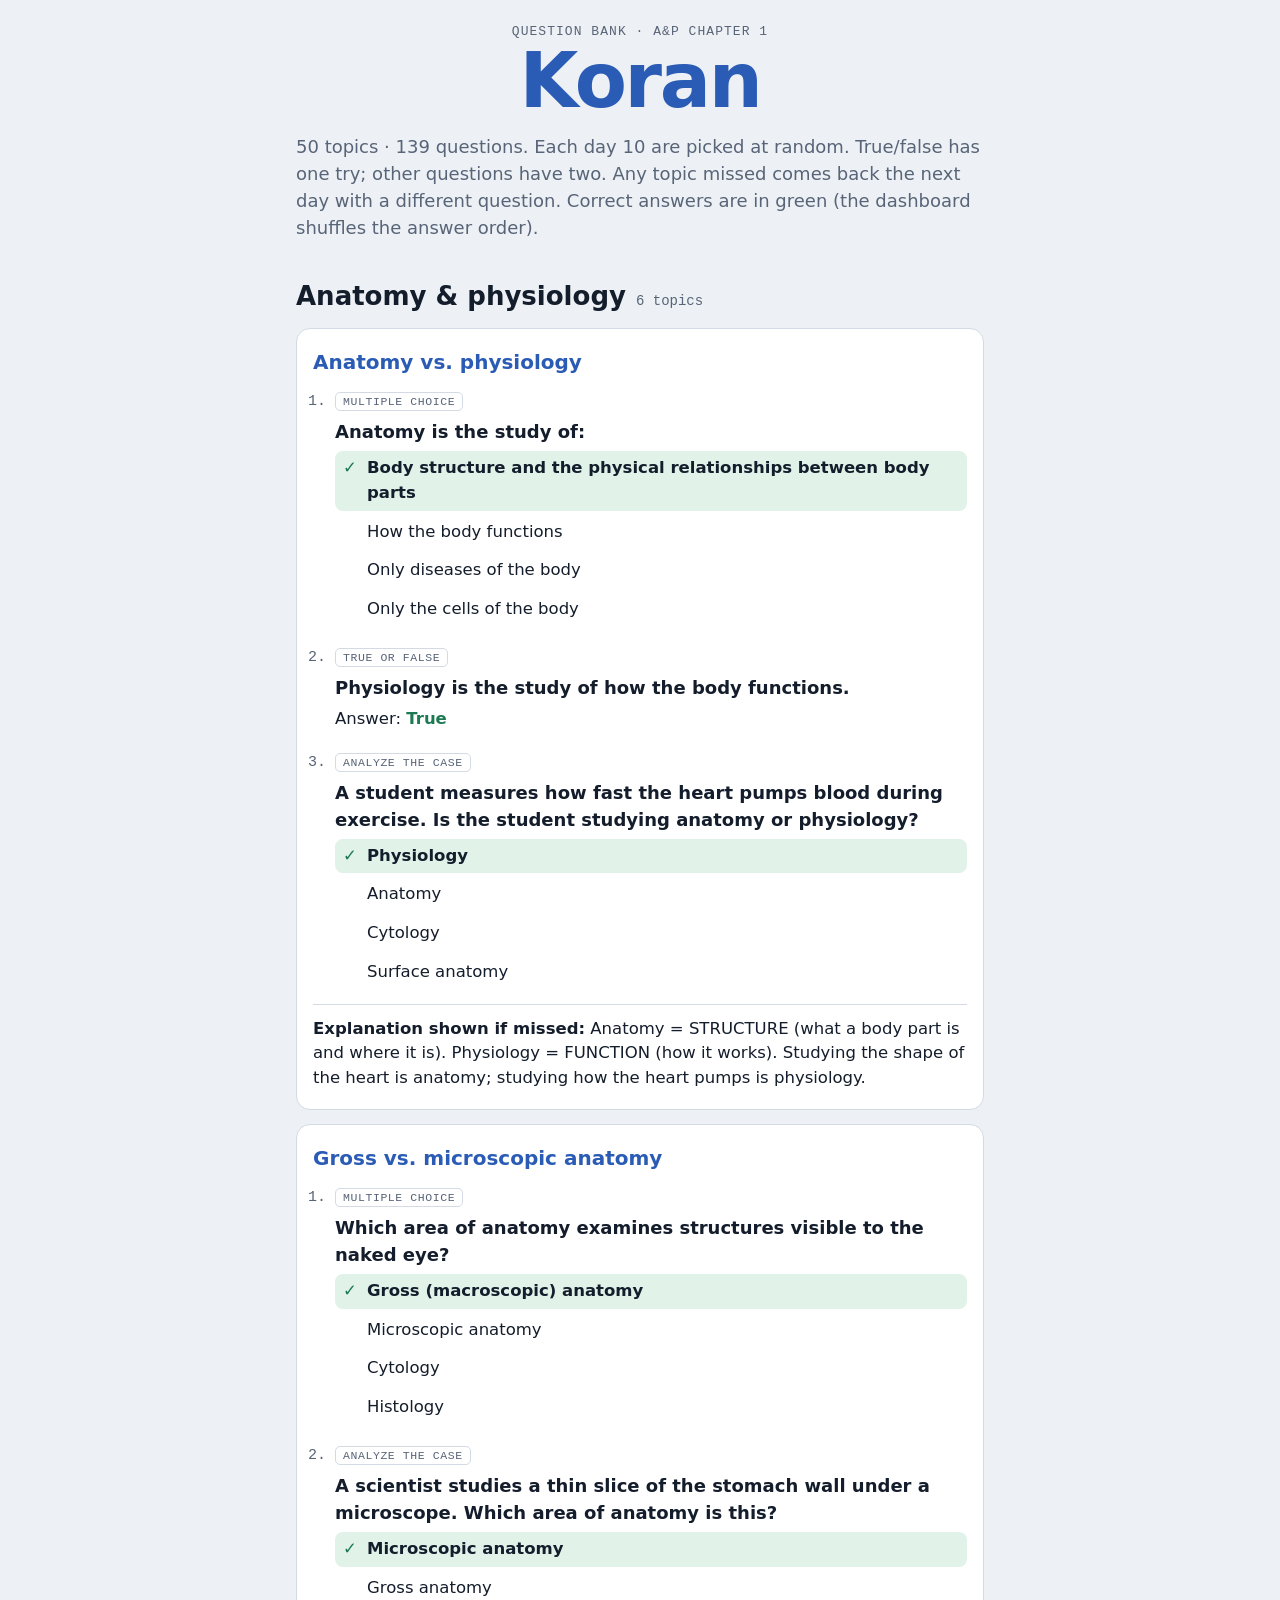
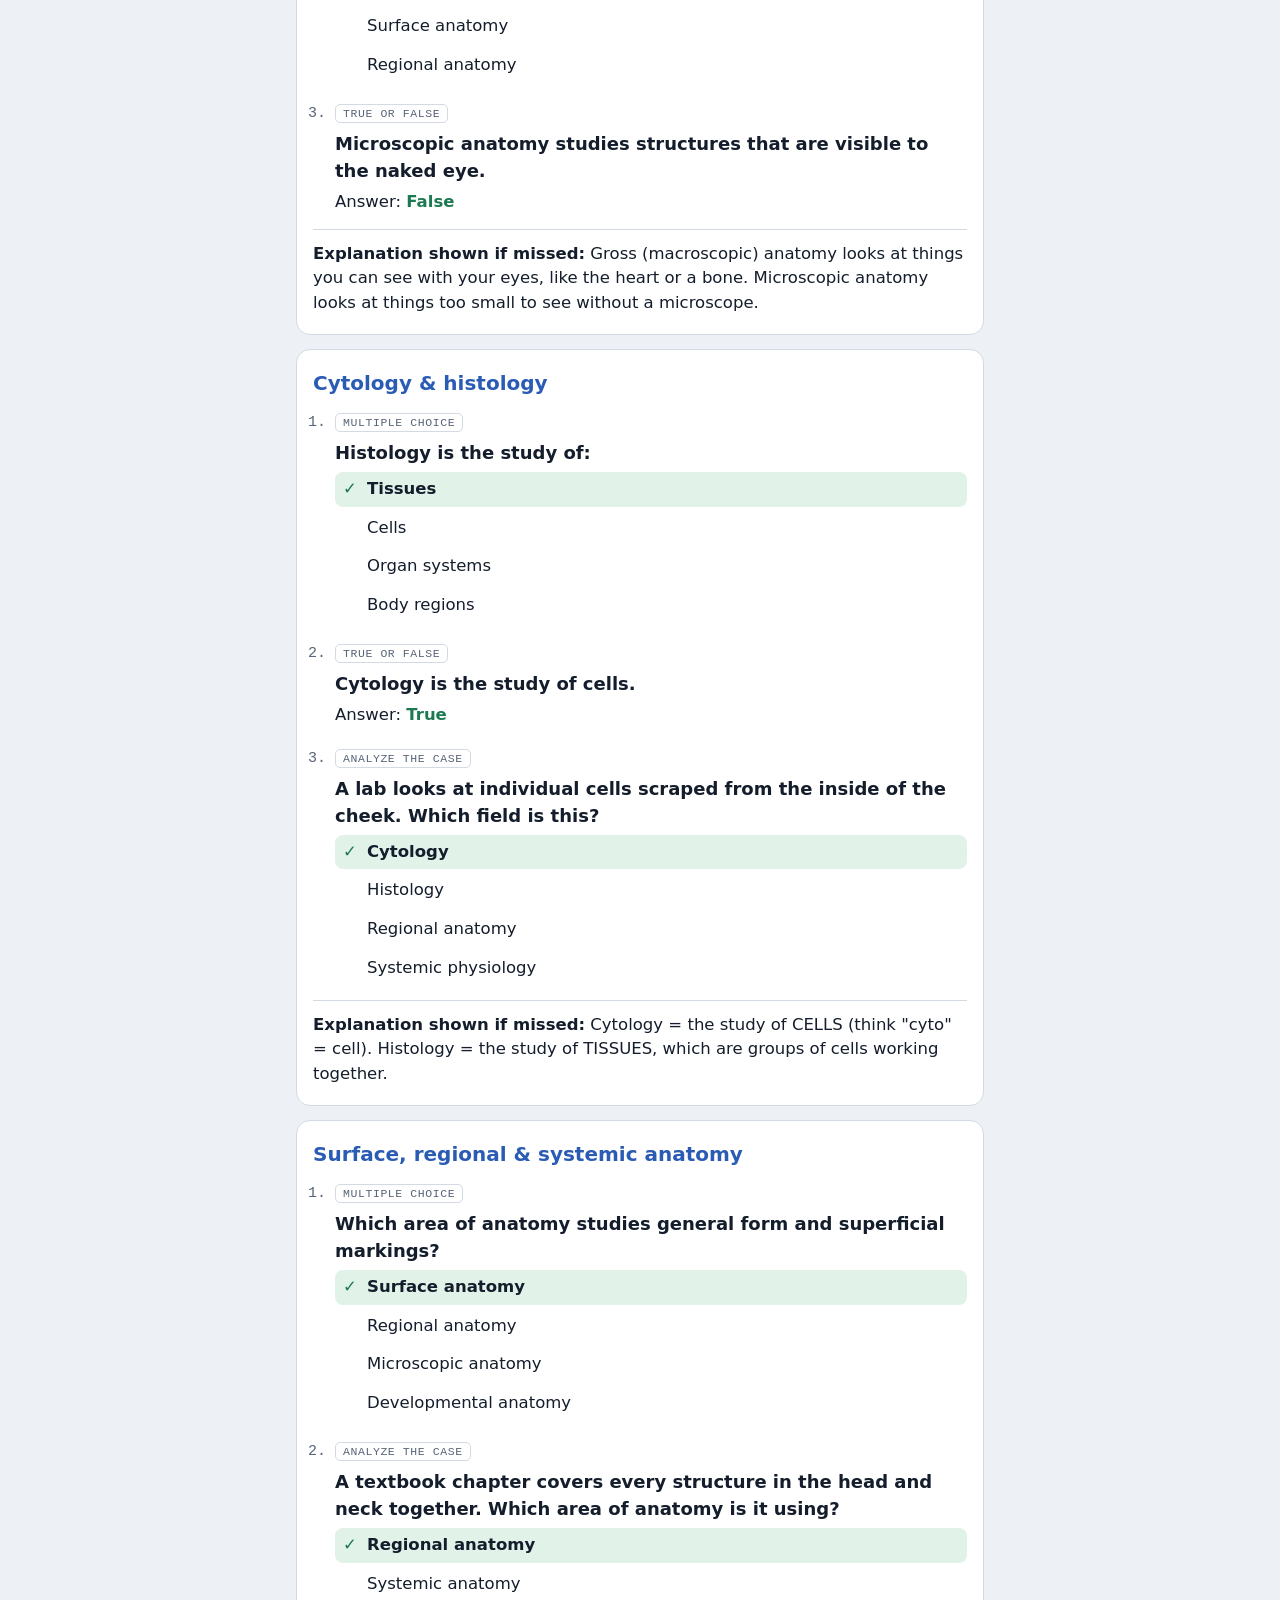
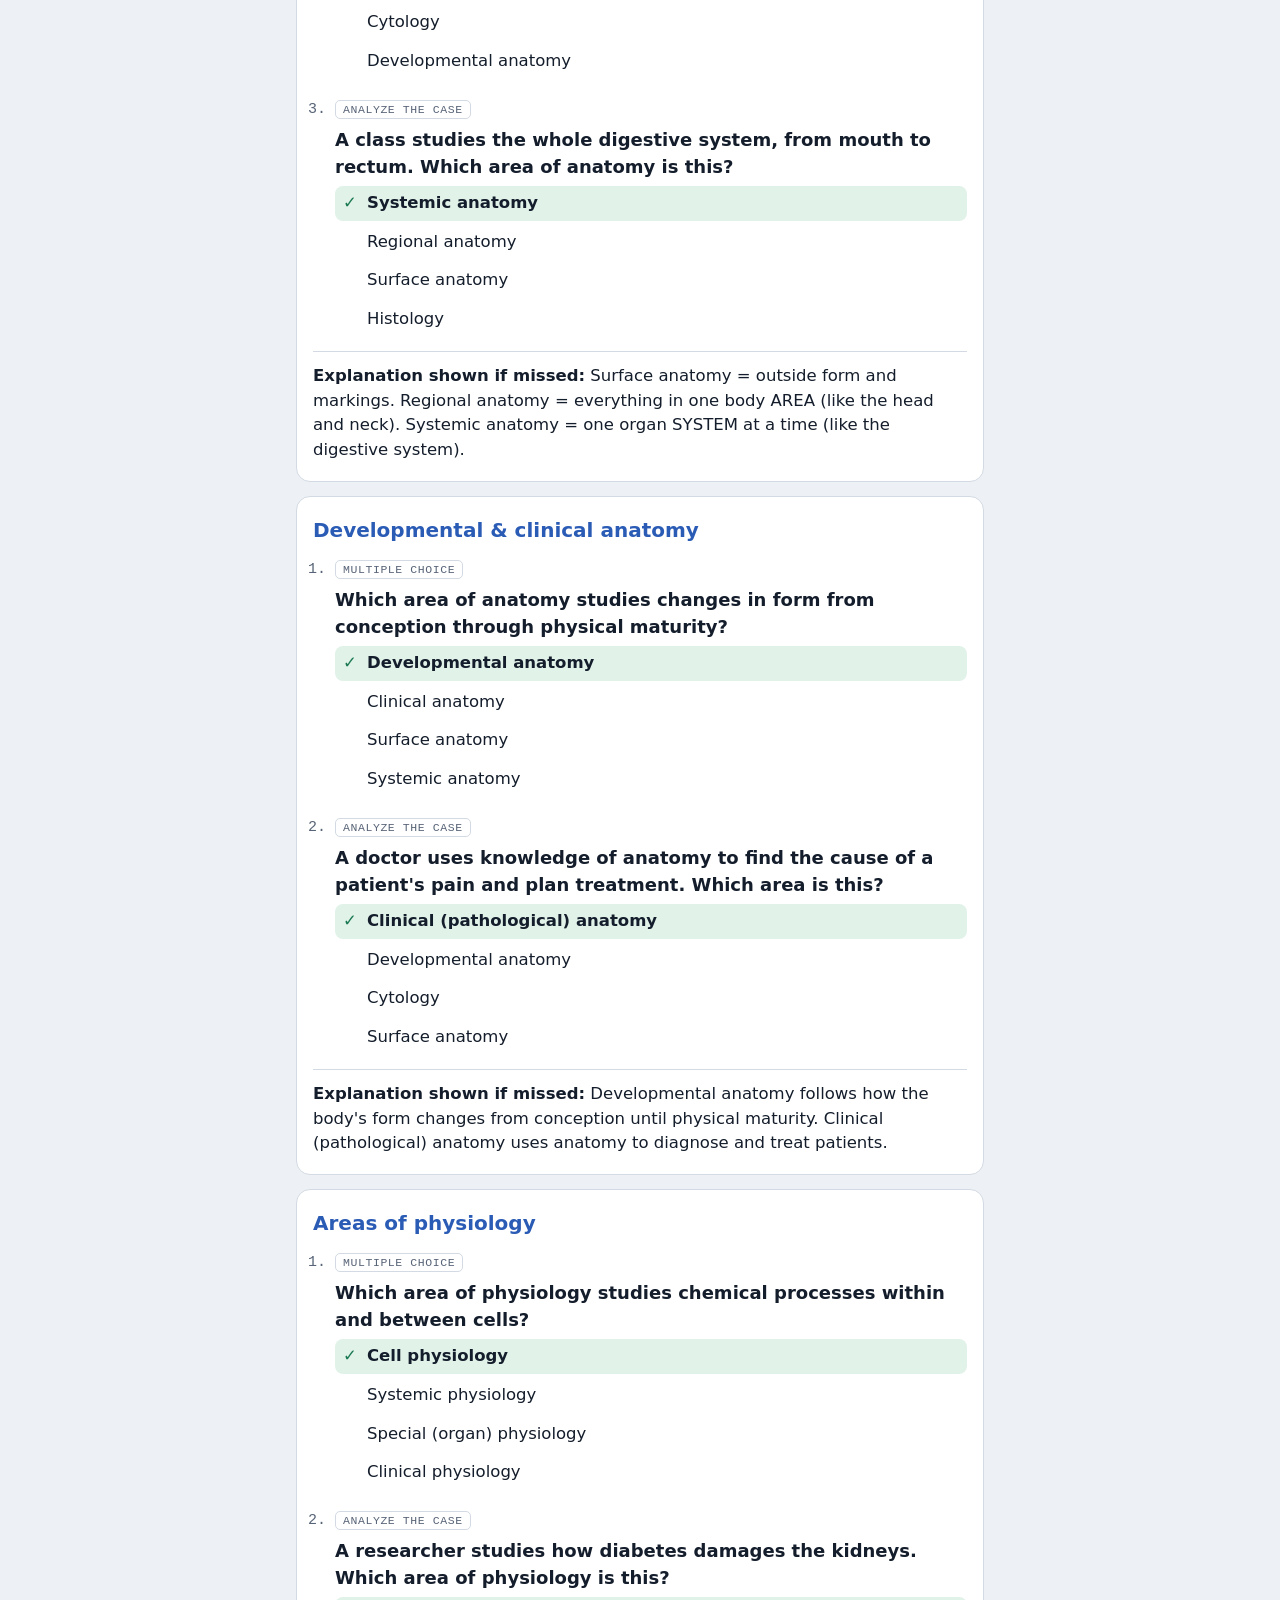
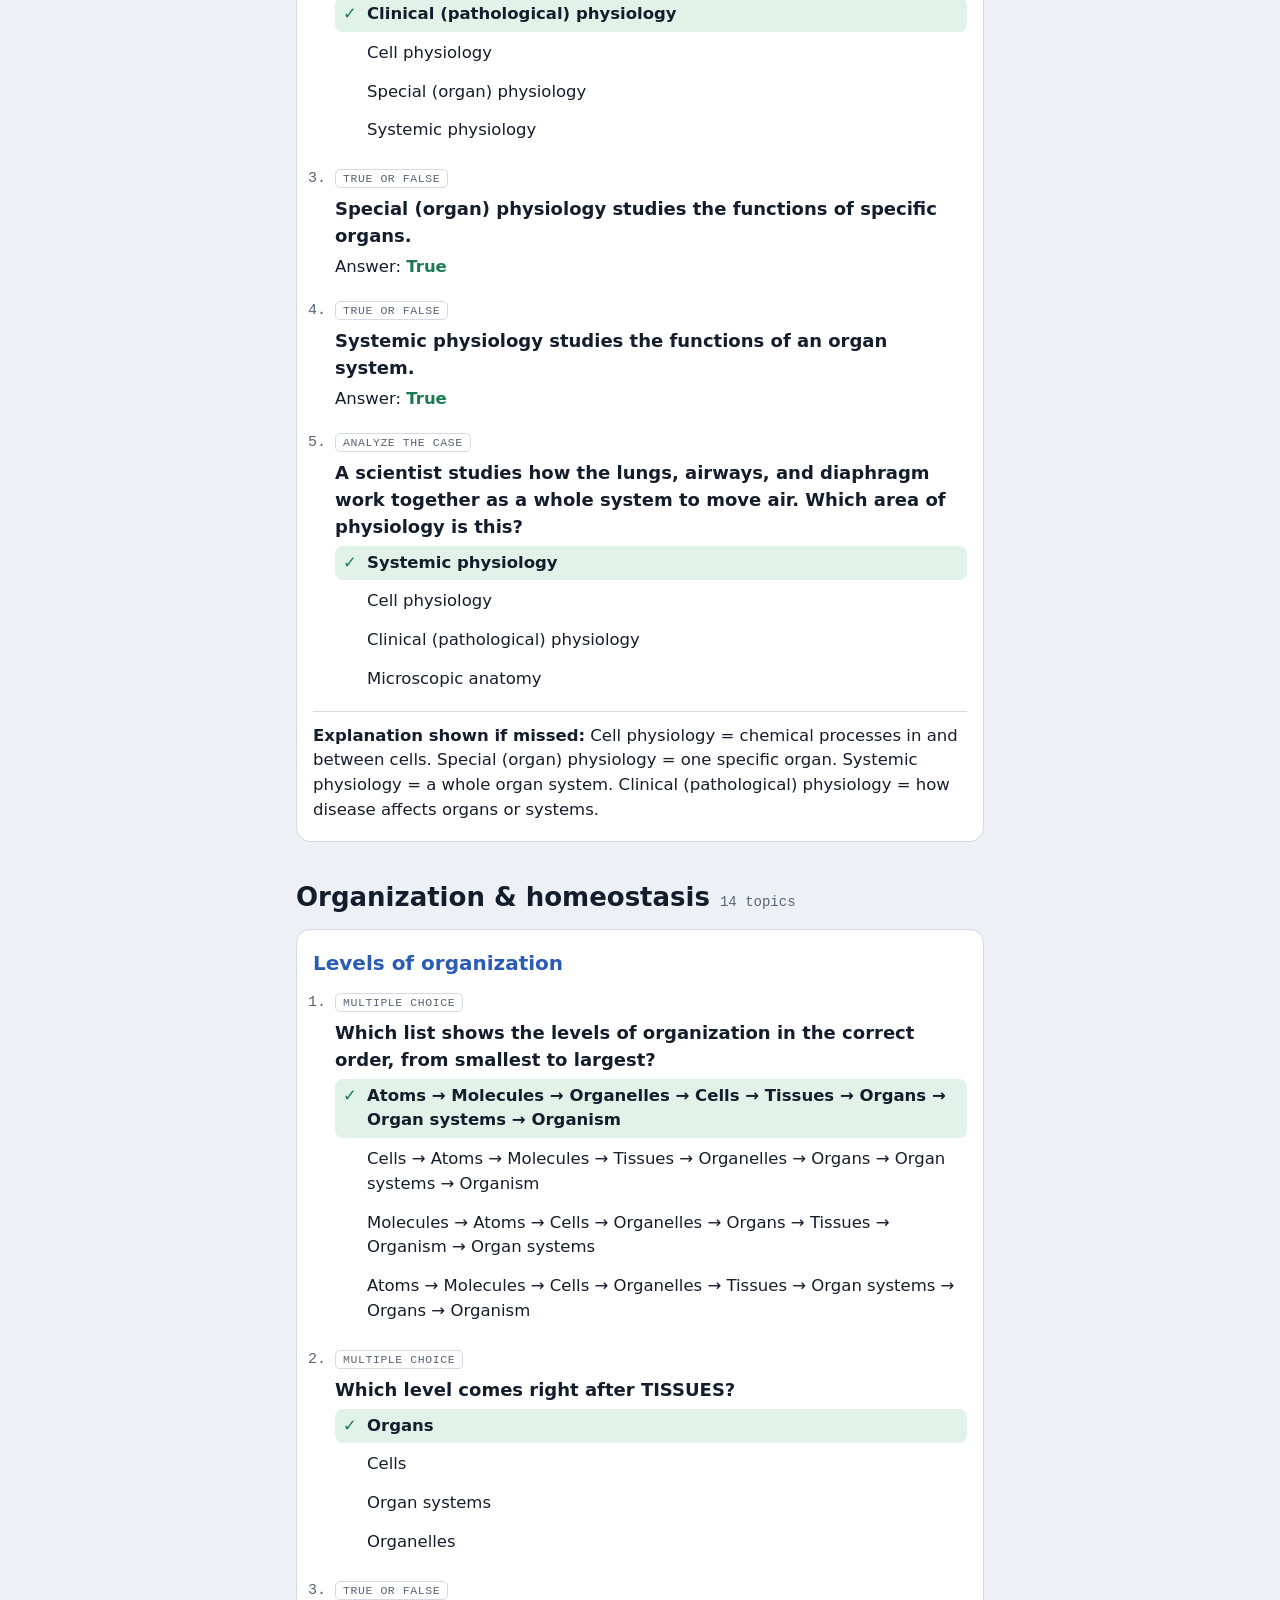
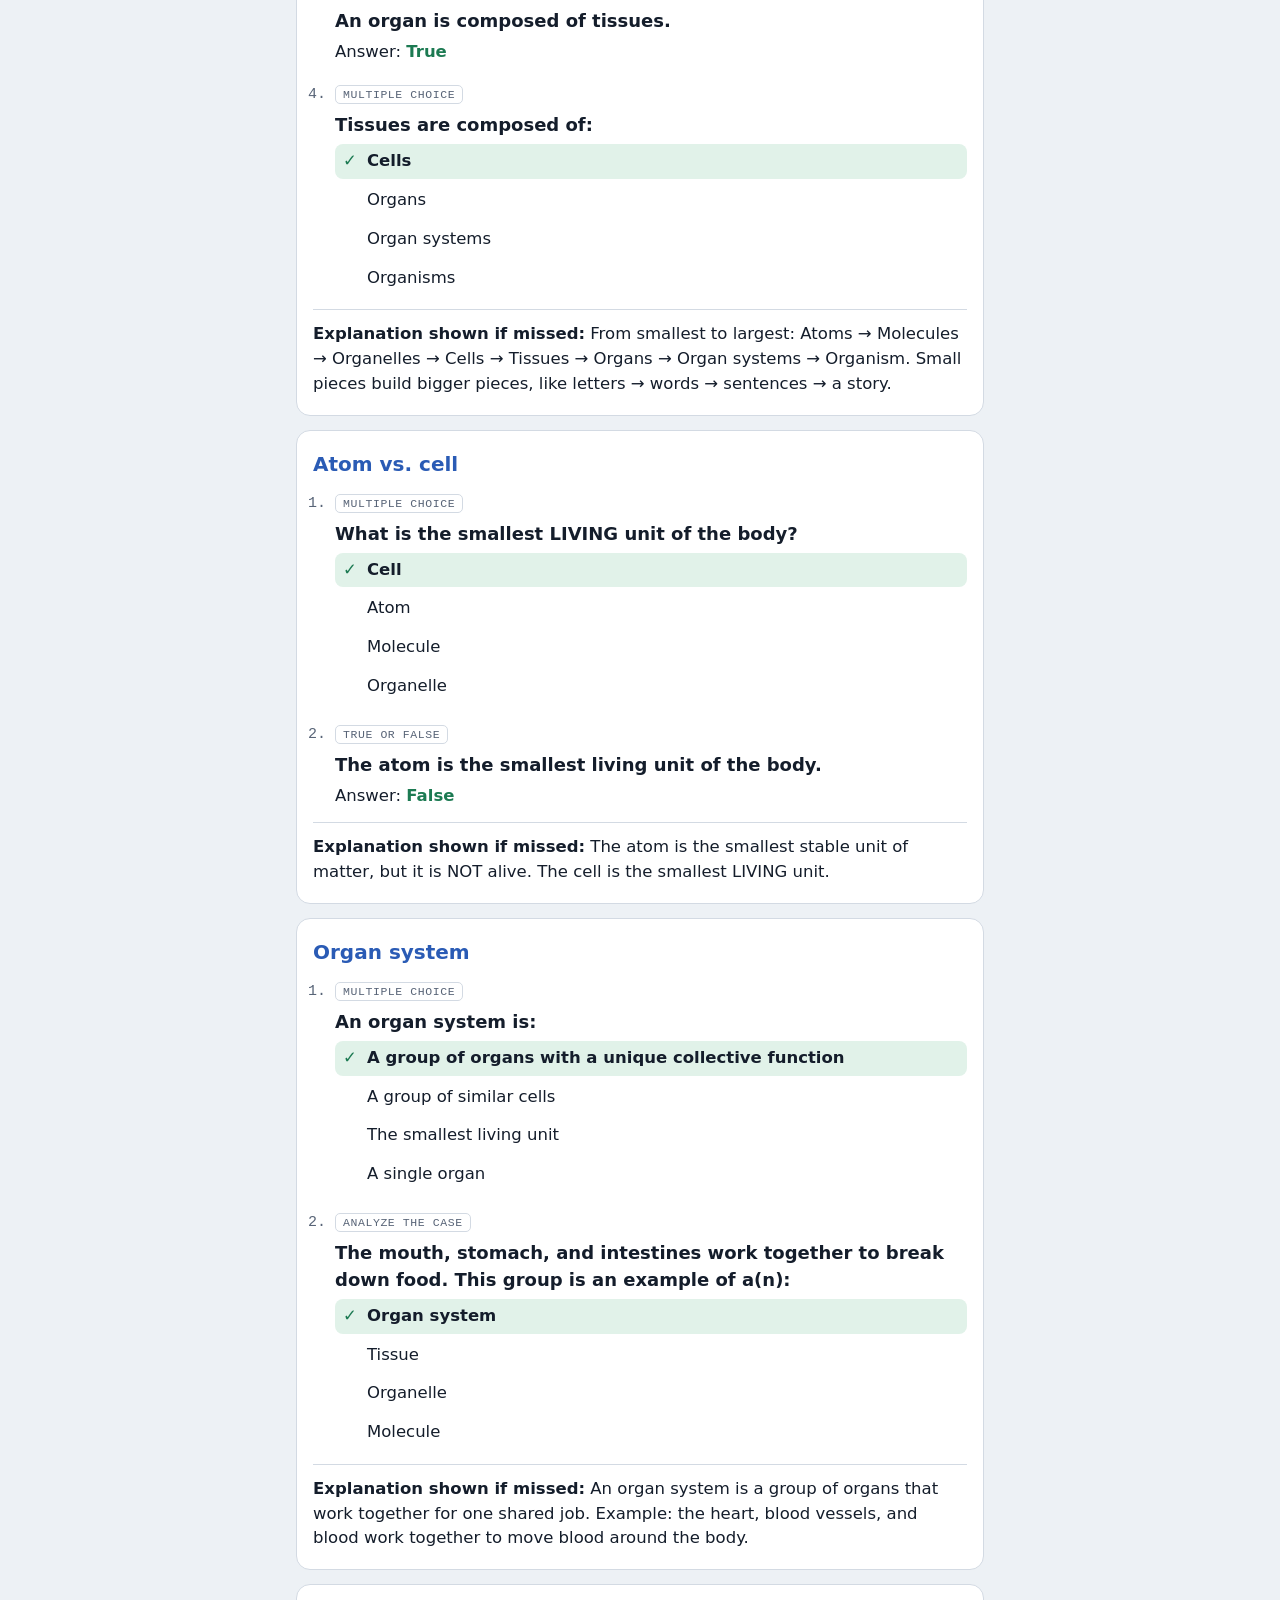
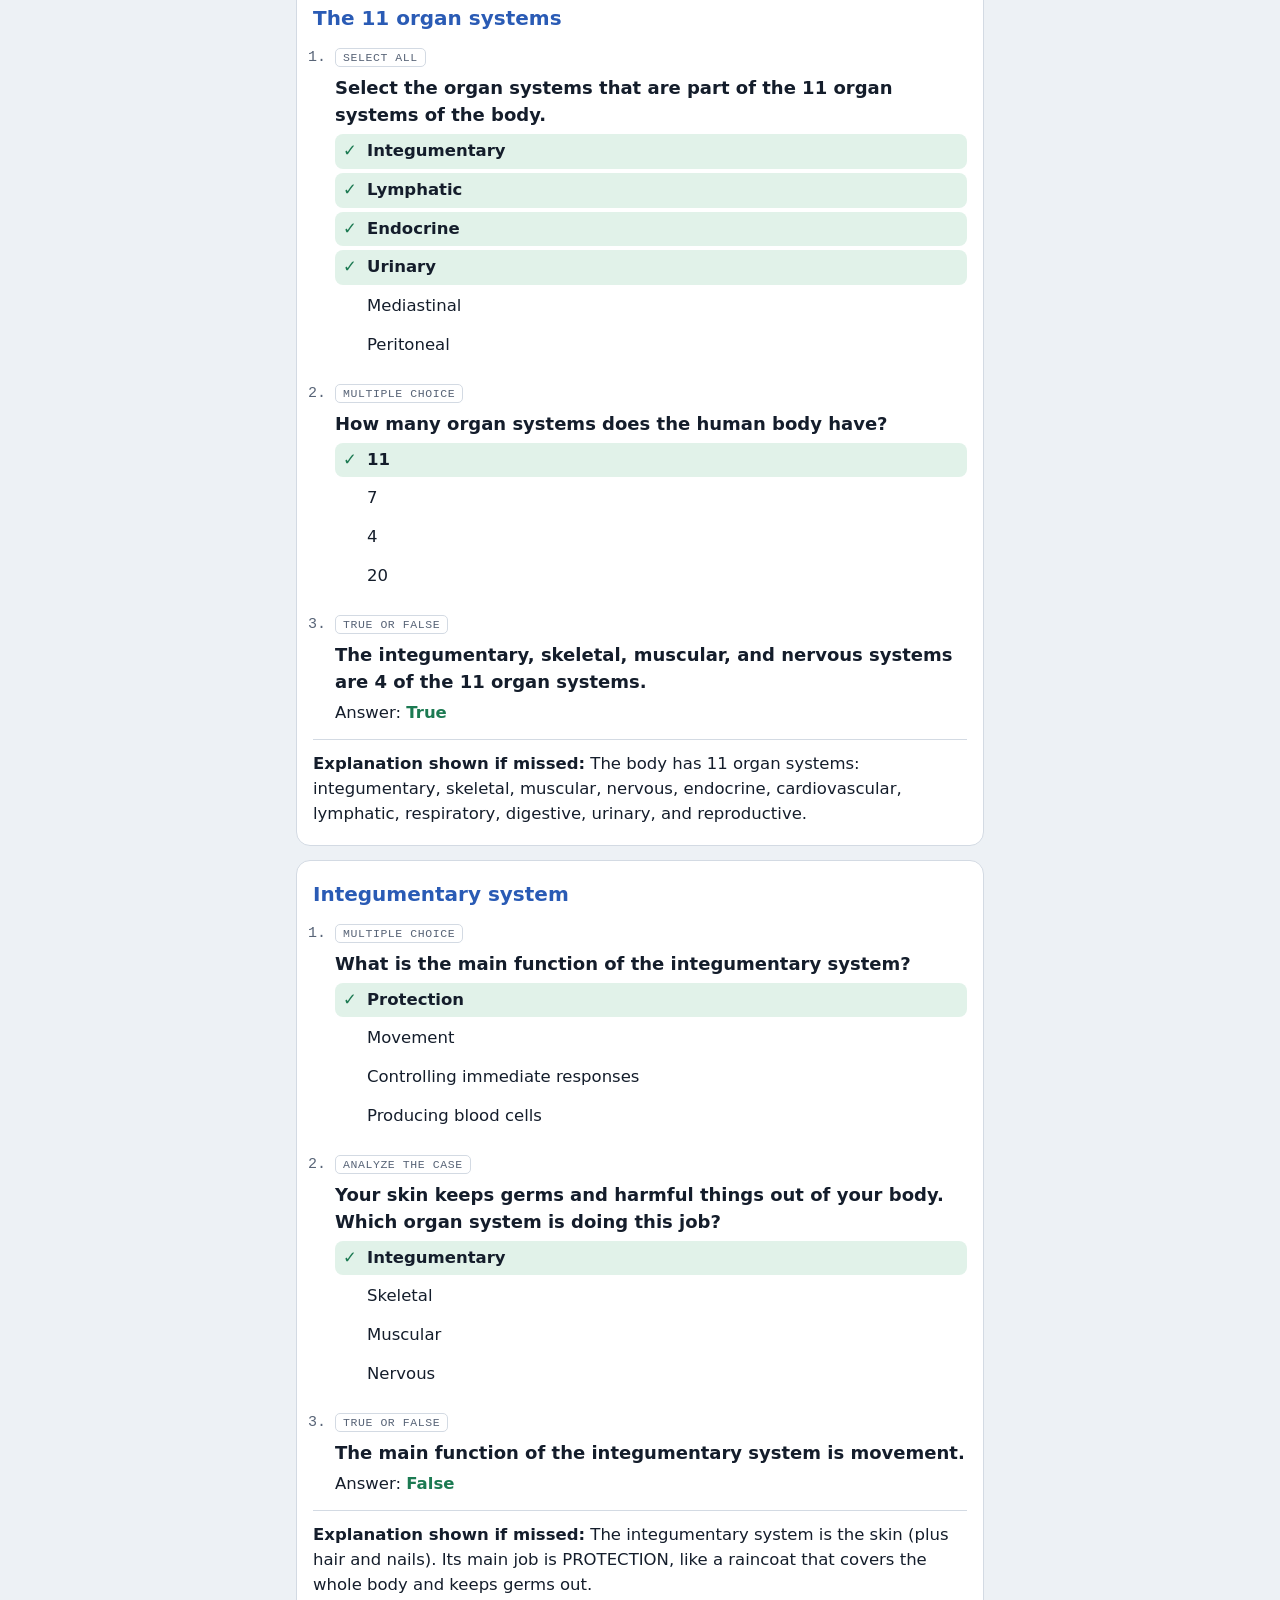
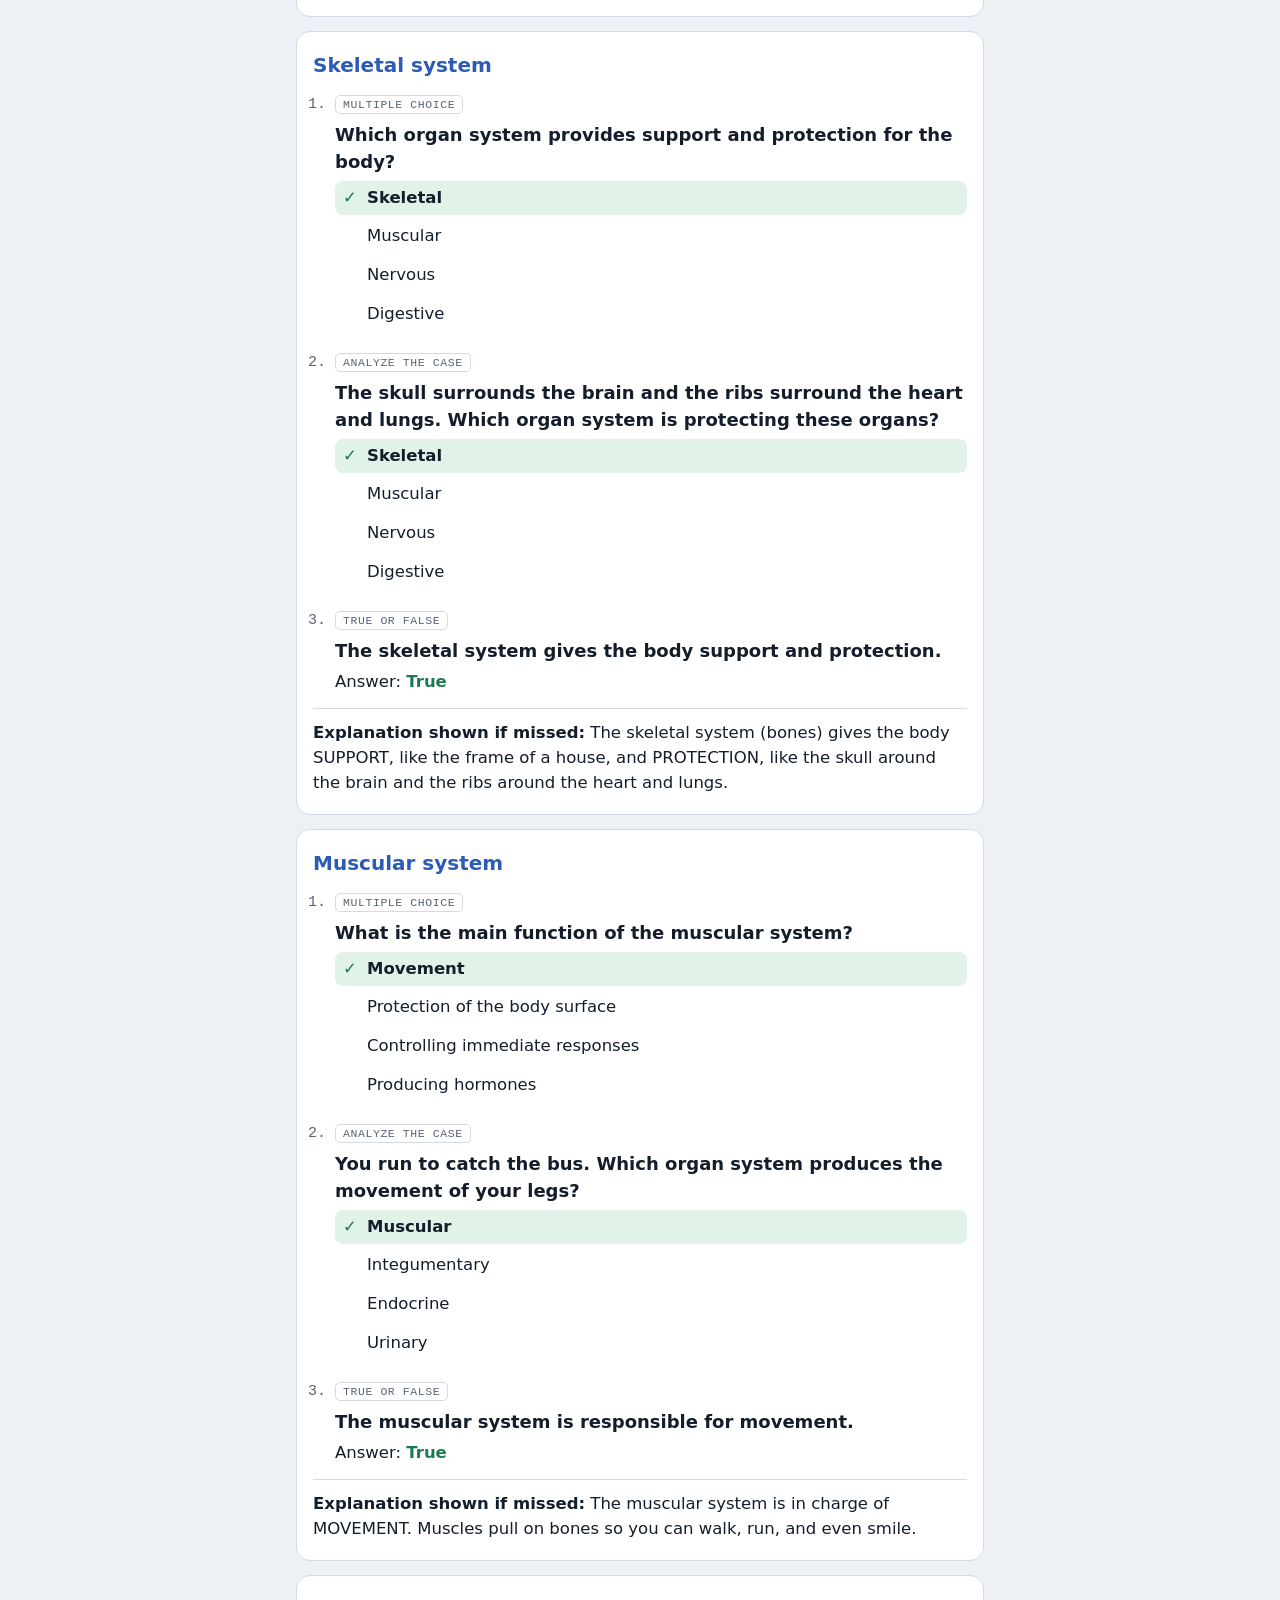
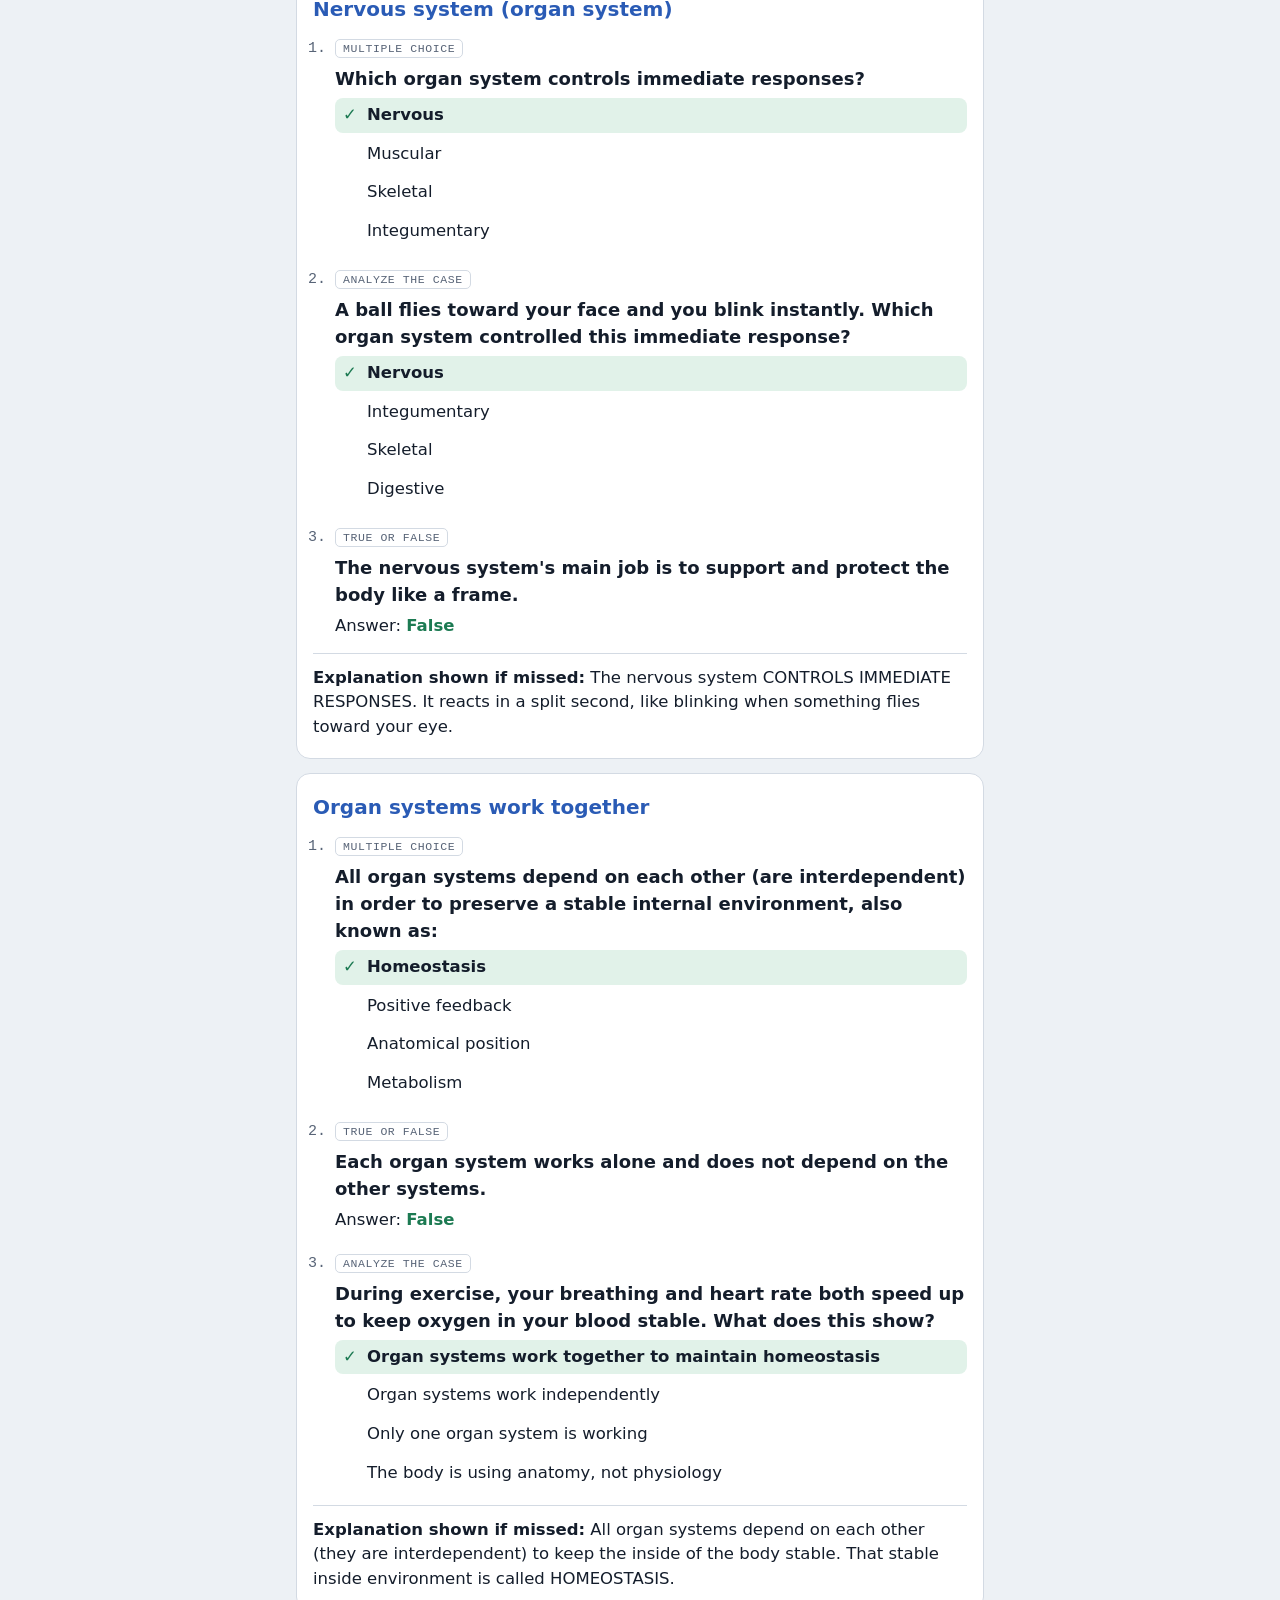
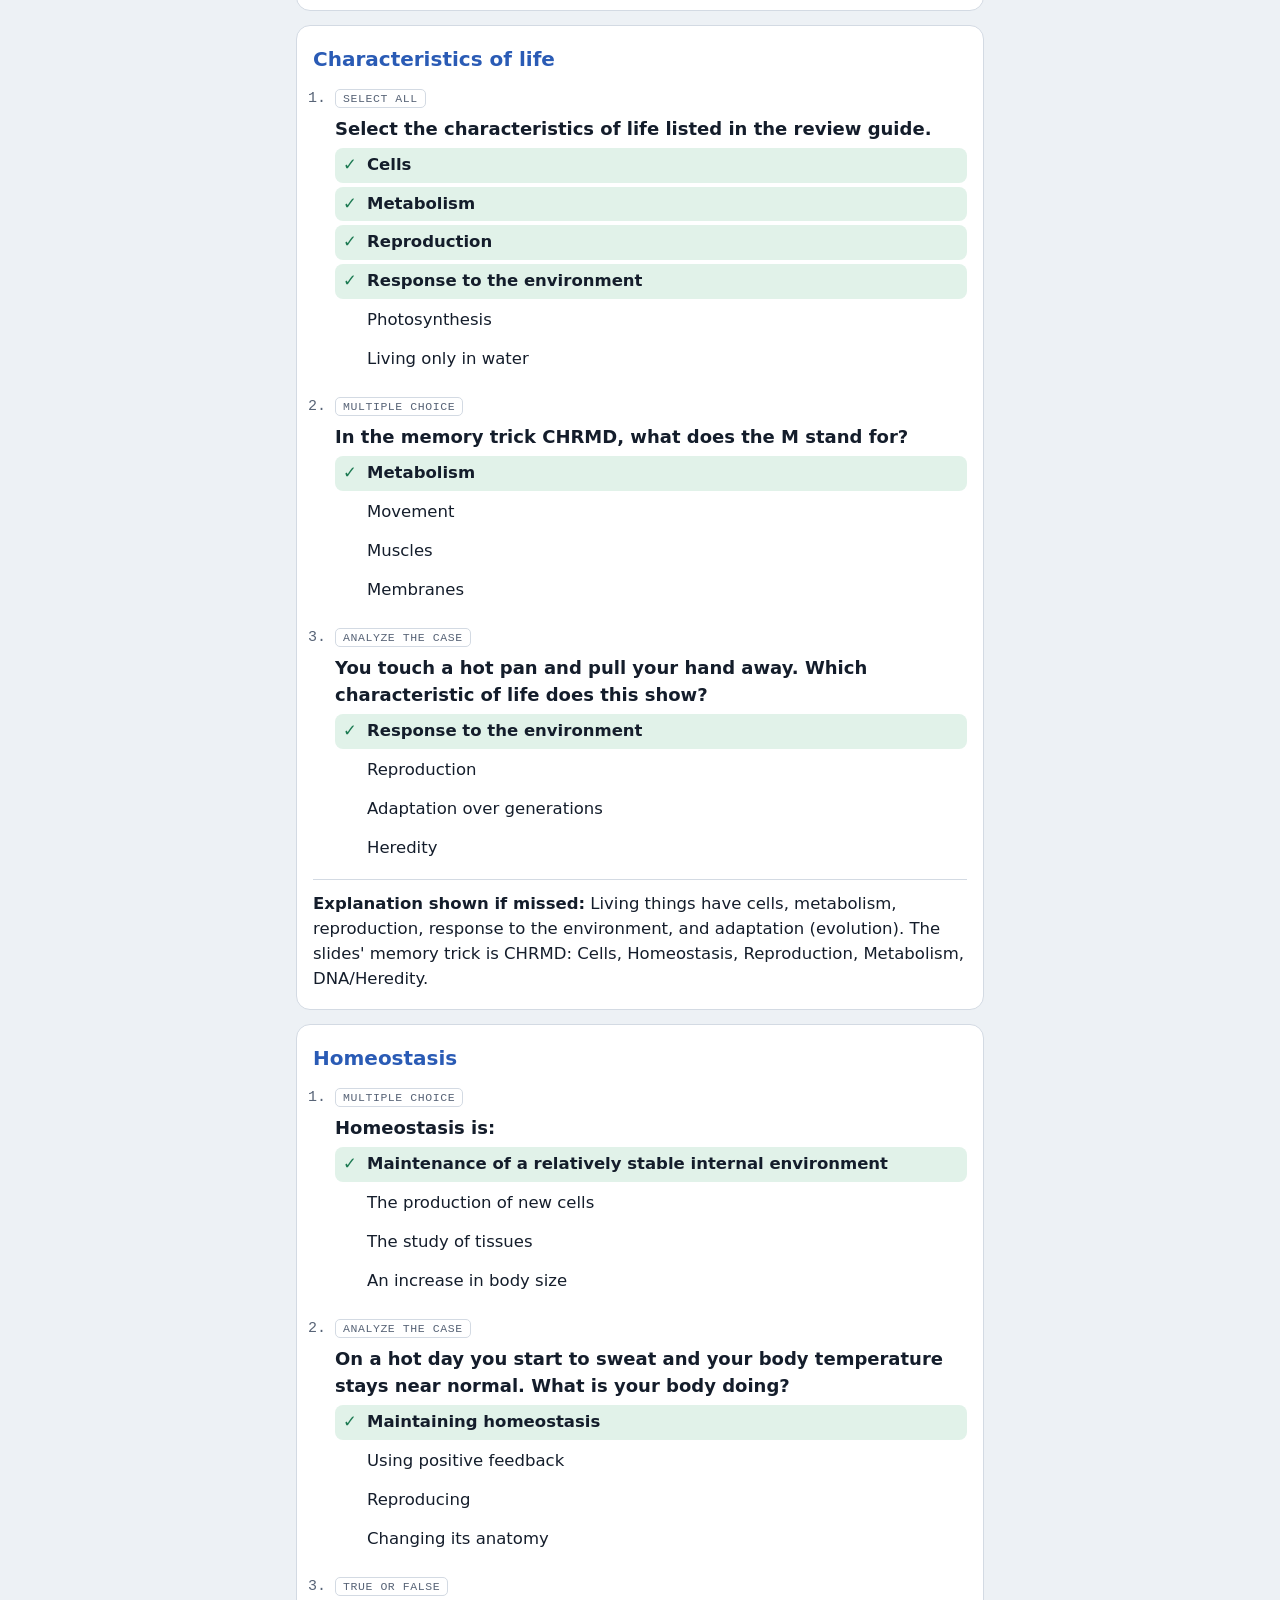
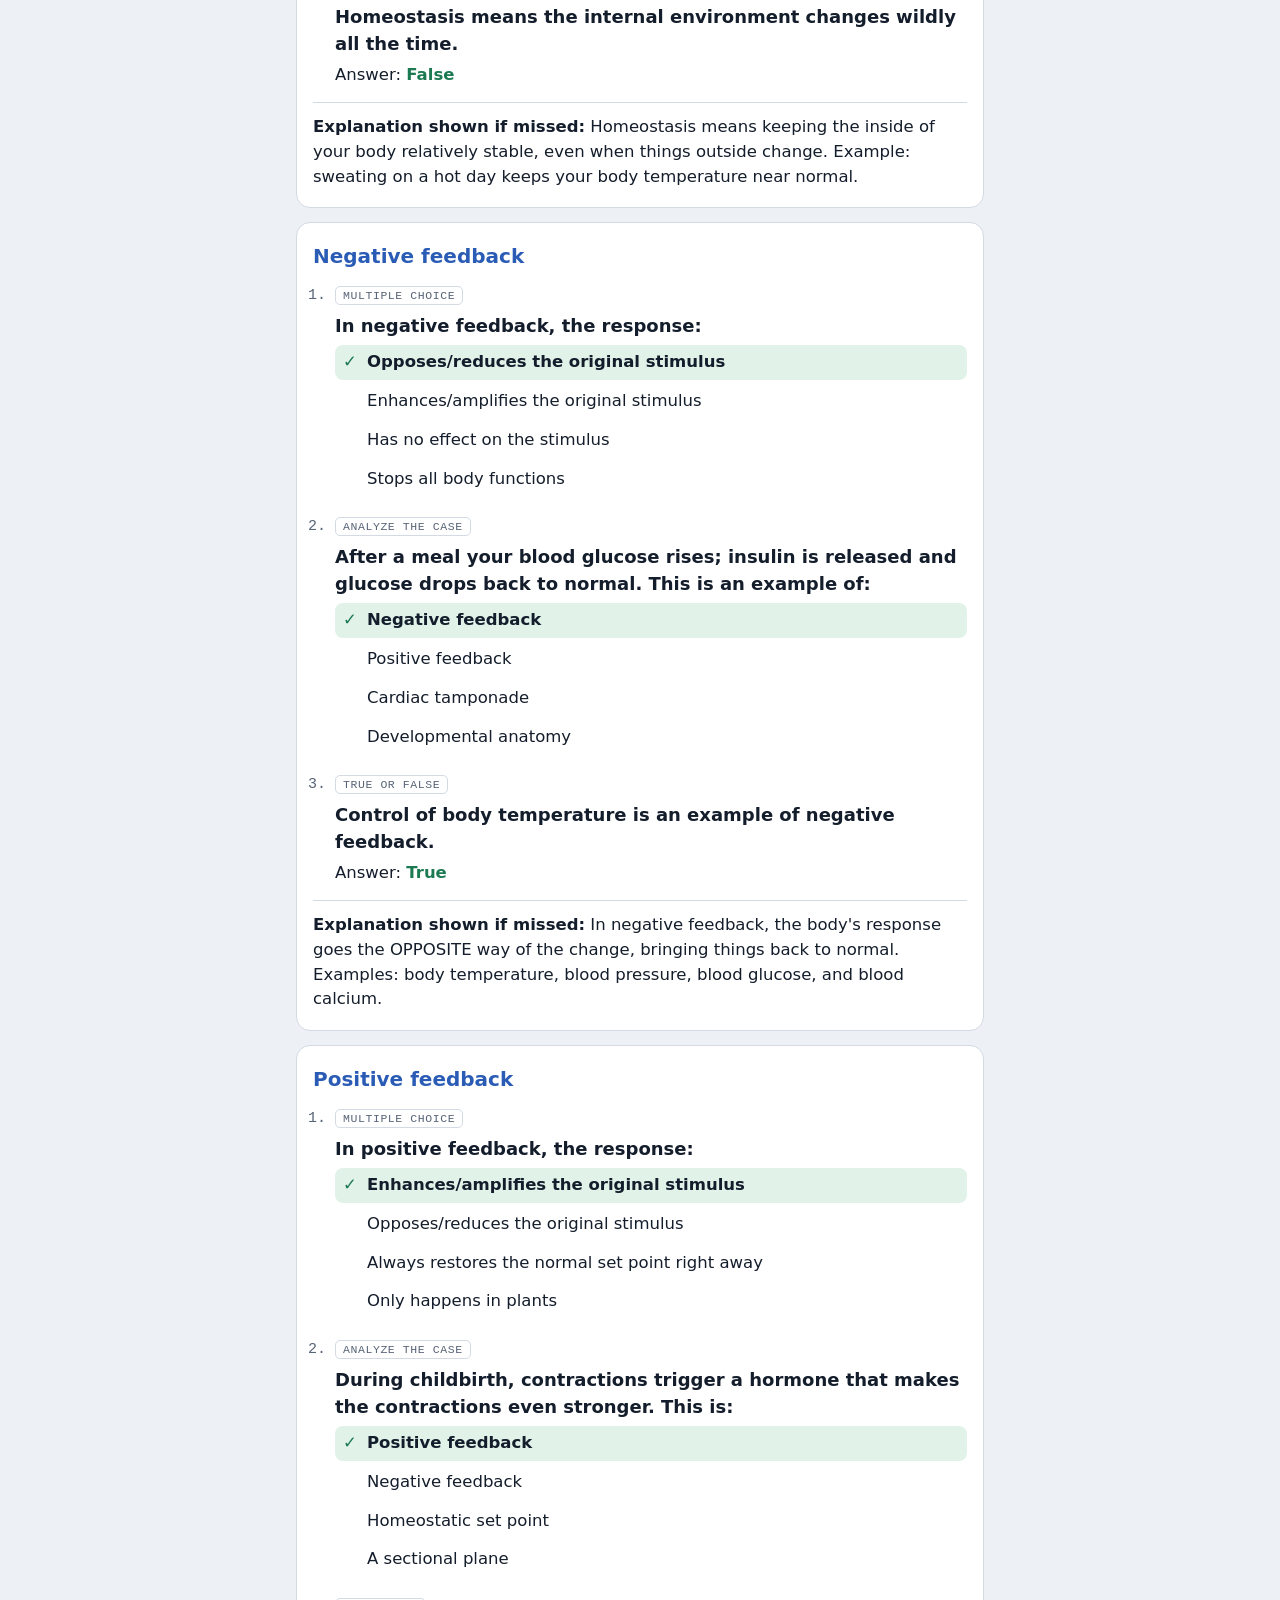
<file: docs/question-bank.html>
<!doctype html><html lang="en"><head><meta charset="utf-8"><meta name="viewport" content="width=device-width,initial-scale=1">
<title>Question Bank · A&amp;P Chapter 1</title>
<style>
:root{--ground:#EDF1F5;--surface:#fff;--ink:#141D2B;--muted:#586477;--line:#D3DAE3;--blue:#2A5BB5;--ok:#1C7A52;--ok-tint:#E1F2E9;--violet:#7A3F97;--violet-tint:#F2E9F7}
@media (prefers-color-scheme: dark){:root{--ground:#0D1219;--surface:#151C26;--ink:#E3E8F0;--muted:#97A3B5;--line:#293343;--blue:#82A6EE;--ok:#5EC592;--ok-tint:#133021;--violet:#C89EDD;--violet-tint:#2A1F34}}
*{box-sizing:border-box}
body{margin:0;background:var(--ground);color:var(--ink);font:18px/1.5 "Atkinson Hyperlegible","Segoe UI",system-ui,sans-serif}
.wrap{max-width:720px;margin:0 auto;padding:24px 16px 64px}
.eyebrow{font:13px ui-monospace,Menlo,monospace;letter-spacing:.08em;text-transform:uppercase;color:var(--muted)}
.top{text-align:center;margin-bottom:14px}
h1{font-size:clamp(56px,17vw,76px);line-height:1;margin:4px 0 0;letter-spacing:-.03em;color:var(--blue)}
.lead{color:var(--muted);margin:0 0 8px}
.note{background:var(--violet-tint);color:var(--ink);border-radius:12px;padding:12px 14px;font-size:16px;margin:14px 0 0}
h2{font-size:26px;margin:36px 0 12px;display:flex;align-items:baseline;gap:10px;flex-wrap:wrap}
.cnt{font:14px ui-monospace,Menlo,monospace;color:var(--muted);font-weight:400}
article{background:var(--surface);border:1px solid var(--line);border-radius:14px;padding:18px 16px;margin:0 0 14px}
h3{font-size:20px;margin:0 0 8px;color:var(--blue)}
ol{margin:0;padding-left:22px;display:grid;gap:14px}
ol>li::marker{color:var(--muted);font-family:ui-monospace,Menlo,monospace;font-size:15px}
.chip{display:inline-block;font:11.5px ui-monospace,Menlo,monospace;letter-spacing:.05em;text-transform:uppercase;border:1px solid var(--line);border-radius:5px;padding:2px 7px;color:var(--muted)}
.q{margin:6px 0 6px;font-weight:700}
.opts{list-style:none;margin:0;padding:0;display:grid;gap:4px;font-size:16.5px}
.opts li{display:flex;gap:8px;padding:5px 8px;border-radius:8px}
.opts li.ok{background:var(--ok-tint);font-weight:700}
.tick{width:16px;flex:none;color:var(--ok)}
.ans{margin:0;font-size:16.5px}.ans b{color:var(--ok)}
.fig{margin:6px 0;max-width:200px}.fig svg{width:100%;height:auto}.dia-body{fill:#e3e8ef;stroke:#586477;stroke-width:1.5}.dia-hi{fill:#2A5BB5;opacity:.85}.dia-line{stroke:#141D2B;stroke-width:2}.dia-cut{stroke:#B53A32;stroke-width:3;stroke-dasharray:8 6}.dia-navel{fill:#141D2B}.dia-lbl{font:500 16px ui-monospace,monospace;text-anchor:middle;fill:#141D2B}.dia-lbl2,.dia-cap{font:11px ui-monospace,monospace;text-anchor:middle;fill:#586477}
.ex{margin:14px 0 0;padding-top:12px;border-top:1px solid var(--line);font-size:16.5px}
@media print{body{background:#fff;font-size:14px}.wrap{max-width:none;padding:0}article{border-color:#ccc}ol{display:block}ol>li{margin-bottom:8px;break-inside:avoid}.opts{gap:0;font-size:13px}.opts li{padding:1px 6px}.q{margin:2px 0}.ans,.ex{font-size:13px}.ex{margin-top:8px;padding-top:8px}article{padding:12px 14px;margin-bottom:10px}h3{font-size:16px;margin-bottom:4px}h2{font-size:20px;margin:18px 0 8px}h1{font-size:56px}}
</style></head><body><div class="wrap">
<header class="top"><div class="eyebrow">Question Bank · A&amp;P Chapter 1</div>
<h1>Koran</h1></header>
<p class="lead">50 topics · 139 questions. Each day 10 are picked at random. True/false has one try; other questions have two. Any topic missed comes back the next day with a different question. Correct answers are in green (the dashboard shuffles the answer order).</p>
<section><h2>Anatomy &amp; physiology <span class="cnt">6 topics</span></h2><article><h3>Anatomy vs. physiology</h3><ol><li><span class="chip">Multiple choice</span><p class="q">Anatomy is the study of:</p><ul class="opts"><li class="ok"><span class="tick">✓</span>Body structure and the physical relationships between body parts</li><li class=""><span class="tick"></span>How the body functions</li><li class=""><span class="tick"></span>Only diseases of the body</li><li class=""><span class="tick"></span>Only the cells of the body</li></ul></li><li><span class="chip">True or false</span><p class="q">Physiology is the study of how the body functions.</p><p class="ans">Answer: <b>True</b></p></li><li><span class="chip">Analyze the case</span><p class="q">A student measures how fast the heart pumps blood during exercise. Is the student studying anatomy or physiology?</p><ul class="opts"><li class="ok"><span class="tick">✓</span>Physiology</li><li class=""><span class="tick"></span>Anatomy</li><li class=""><span class="tick"></span>Cytology</li><li class=""><span class="tick"></span>Surface anatomy</li></ul></li></ol><p class="ex"><b>Explanation shown if missed:</b> Anatomy = STRUCTURE (what a body part is and where it is). Physiology = FUNCTION (how it works). Studying the shape of the heart is anatomy; studying how the heart pumps is physiology.</p></article><article><h3>Gross vs. microscopic anatomy</h3><ol><li><span class="chip">Multiple choice</span><p class="q">Which area of anatomy examines structures visible to the naked eye?</p><ul class="opts"><li class="ok"><span class="tick">✓</span>Gross (macroscopic) anatomy</li><li class=""><span class="tick"></span>Microscopic anatomy</li><li class=""><span class="tick"></span>Cytology</li><li class=""><span class="tick"></span>Histology</li></ul></li><li><span class="chip">Analyze the case</span><p class="q">A scientist studies a thin slice of the stomach wall under a microscope. Which area of anatomy is this?</p><ul class="opts"><li class="ok"><span class="tick">✓</span>Microscopic anatomy</li><li class=""><span class="tick"></span>Gross anatomy</li><li class=""><span class="tick"></span>Surface anatomy</li><li class=""><span class="tick"></span>Regional anatomy</li></ul></li><li><span class="chip">True or false</span><p class="q">Microscopic anatomy studies structures that are visible to the naked eye.</p><p class="ans">Answer: <b>False</b></p></li></ol><p class="ex"><b>Explanation shown if missed:</b> Gross (macroscopic) anatomy looks at things you can see with your eyes, like the heart or a bone. Microscopic anatomy looks at things too small to see without a microscope.</p></article><article><h3>Cytology &amp; histology</h3><ol><li><span class="chip">Multiple choice</span><p class="q">Histology is the study of:</p><ul class="opts"><li class="ok"><span class="tick">✓</span>Tissues</li><li class=""><span class="tick"></span>Cells</li><li class=""><span class="tick"></span>Organ systems</li><li class=""><span class="tick"></span>Body regions</li></ul></li><li><span class="chip">True or false</span><p class="q">Cytology is the study of cells.</p><p class="ans">Answer: <b>True</b></p></li><li><span class="chip">Analyze the case</span><p class="q">A lab looks at individual cells scraped from the inside of the cheek. Which field is this?</p><ul class="opts"><li class="ok"><span class="tick">✓</span>Cytology</li><li class=""><span class="tick"></span>Histology</li><li class=""><span class="tick"></span>Regional anatomy</li><li class=""><span class="tick"></span>Systemic physiology</li></ul></li></ol><p class="ex"><b>Explanation shown if missed:</b> Cytology = the study of CELLS (think &quot;cyto&quot; = cell). Histology = the study of TISSUES, which are groups of cells working together.</p></article><article><h3>Surface, regional &amp; systemic anatomy</h3><ol><li><span class="chip">Multiple choice</span><p class="q">Which area of anatomy studies general form and superficial markings?</p><ul class="opts"><li class="ok"><span class="tick">✓</span>Surface anatomy</li><li class=""><span class="tick"></span>Regional anatomy</li><li class=""><span class="tick"></span>Microscopic anatomy</li><li class=""><span class="tick"></span>Developmental anatomy</li></ul></li><li><span class="chip">Analyze the case</span><p class="q">A textbook chapter covers every structure in the head and neck together. Which area of anatomy is it using?</p><ul class="opts"><li class="ok"><span class="tick">✓</span>Regional anatomy</li><li class=""><span class="tick"></span>Systemic anatomy</li><li class=""><span class="tick"></span>Cytology</li><li class=""><span class="tick"></span>Developmental anatomy</li></ul></li><li><span class="chip">Analyze the case</span><p class="q">A class studies the whole digestive system, from mouth to rectum. Which area of anatomy is this?</p><ul class="opts"><li class="ok"><span class="tick">✓</span>Systemic anatomy</li><li class=""><span class="tick"></span>Regional anatomy</li><li class=""><span class="tick"></span>Surface anatomy</li><li class=""><span class="tick"></span>Histology</li></ul></li></ol><p class="ex"><b>Explanation shown if missed:</b> Surface anatomy = outside form and markings. Regional anatomy = everything in one body AREA (like the head and neck). Systemic anatomy = one organ SYSTEM at a time (like the digestive system).</p></article><article><h3>Developmental &amp; clinical anatomy</h3><ol><li><span class="chip">Multiple choice</span><p class="q">Which area of anatomy studies changes in form from conception through physical maturity?</p><ul class="opts"><li class="ok"><span class="tick">✓</span>Developmental anatomy</li><li class=""><span class="tick"></span>Clinical anatomy</li><li class=""><span class="tick"></span>Surface anatomy</li><li class=""><span class="tick"></span>Systemic anatomy</li></ul></li><li><span class="chip">Analyze the case</span><p class="q">A doctor uses knowledge of anatomy to find the cause of a patient's pain and plan treatment. Which area is this?</p><ul class="opts"><li class="ok"><span class="tick">✓</span>Clinical (pathological) anatomy</li><li class=""><span class="tick"></span>Developmental anatomy</li><li class=""><span class="tick"></span>Cytology</li><li class=""><span class="tick"></span>Surface anatomy</li></ul></li></ol><p class="ex"><b>Explanation shown if missed:</b> Developmental anatomy follows how the body's form changes from conception until physical maturity. Clinical (pathological) anatomy uses anatomy to diagnose and treat patients.</p></article><article><h3>Areas of physiology</h3><ol><li><span class="chip">Multiple choice</span><p class="q">Which area of physiology studies chemical processes within and between cells?</p><ul class="opts"><li class="ok"><span class="tick">✓</span>Cell physiology</li><li class=""><span class="tick"></span>Systemic physiology</li><li class=""><span class="tick"></span>Special (organ) physiology</li><li class=""><span class="tick"></span>Clinical physiology</li></ul></li><li><span class="chip">Analyze the case</span><p class="q">A researcher studies how diabetes damages the kidneys. Which area of physiology is this?</p><ul class="opts"><li class="ok"><span class="tick">✓</span>Clinical (pathological) physiology</li><li class=""><span class="tick"></span>Cell physiology</li><li class=""><span class="tick"></span>Special (organ) physiology</li><li class=""><span class="tick"></span>Systemic physiology</li></ul></li><li><span class="chip">True or false</span><p class="q">Special (organ) physiology studies the functions of specific organs.</p><p class="ans">Answer: <b>True</b></p></li><li><span class="chip">True or false</span><p class="q">Systemic physiology studies the functions of an organ system.</p><p class="ans">Answer: <b>True</b></p></li><li><span class="chip">Analyze the case</span><p class="q">A scientist studies how the lungs, airways, and diaphragm work together as a whole system to move air. Which area of physiology is this?</p><ul class="opts"><li class="ok"><span class="tick">✓</span>Systemic physiology</li><li class=""><span class="tick"></span>Cell physiology</li><li class=""><span class="tick"></span>Clinical (pathological) physiology</li><li class=""><span class="tick"></span>Microscopic anatomy</li></ul></li></ol><p class="ex"><b>Explanation shown if missed:</b> Cell physiology = chemical processes in and between cells. Special (organ) physiology = one specific organ. Systemic physiology = a whole organ system. Clinical (pathological) physiology = how disease affects organs or systems.</p></article></section><section><h2>Organization &amp; homeostasis <span class="cnt">14 topics</span></h2><article><h3>Levels of organization</h3><ol><li><span class="chip">Multiple choice</span><p class="q">Which list shows the levels of organization in the correct order, from smallest to largest?</p><ul class="opts"><li class="ok"><span class="tick">✓</span>Atoms → Molecules → Organelles → Cells → Tissues → Organs → Organ systems → Organism</li><li class=""><span class="tick"></span>Cells → Atoms → Molecules → Tissues → Organelles → Organs → Organ systems → Organism</li><li class=""><span class="tick"></span>Molecules → Atoms → Cells → Organelles → Organs → Tissues → Organism → Organ systems</li><li class=""><span class="tick"></span>Atoms → Molecules → Cells → Organelles → Tissues → Organ systems → Organs → Organism</li></ul></li><li><span class="chip">Multiple choice</span><p class="q">Which level comes right after TISSUES?</p><ul class="opts"><li class="ok"><span class="tick">✓</span>Organs</li><li class=""><span class="tick"></span>Cells</li><li class=""><span class="tick"></span>Organ systems</li><li class=""><span class="tick"></span>Organelles</li></ul></li><li><span class="chip">True or false</span><p class="q">An organ is composed of tissues.</p><p class="ans">Answer: <b>True</b></p></li><li><span class="chip">Multiple choice</span><p class="q">Tissues are composed of:</p><ul class="opts"><li class="ok"><span class="tick">✓</span>Cells</li><li class=""><span class="tick"></span>Organs</li><li class=""><span class="tick"></span>Organ systems</li><li class=""><span class="tick"></span>Organisms</li></ul></li></ol><p class="ex"><b>Explanation shown if missed:</b> From smallest to largest: Atoms → Molecules → Organelles → Cells → Tissues → Organs → Organ systems → Organism. Small pieces build bigger pieces, like letters → words → sentences → a story.</p></article><article><h3>Atom vs. cell</h3><ol><li><span class="chip">Multiple choice</span><p class="q">What is the smallest LIVING unit of the body?</p><ul class="opts"><li class="ok"><span class="tick">✓</span>Cell</li><li class=""><span class="tick"></span>Atom</li><li class=""><span class="tick"></span>Molecule</li><li class=""><span class="tick"></span>Organelle</li></ul></li><li><span class="chip">True or false</span><p class="q">The atom is the smallest living unit of the body.</p><p class="ans">Answer: <b>False</b></p></li></ol><p class="ex"><b>Explanation shown if missed:</b> The atom is the smallest stable unit of matter, but it is NOT alive. The cell is the smallest LIVING unit.</p></article><article><h3>Organ system</h3><ol><li><span class="chip">Multiple choice</span><p class="q">An organ system is:</p><ul class="opts"><li class="ok"><span class="tick">✓</span>A group of organs with a unique collective function</li><li class=""><span class="tick"></span>A group of similar cells</li><li class=""><span class="tick"></span>The smallest living unit</li><li class=""><span class="tick"></span>A single organ</li></ul></li><li><span class="chip">Analyze the case</span><p class="q">The mouth, stomach, and intestines work together to break down food. This group is an example of a(n):</p><ul class="opts"><li class="ok"><span class="tick">✓</span>Organ system</li><li class=""><span class="tick"></span>Tissue</li><li class=""><span class="tick"></span>Organelle</li><li class=""><span class="tick"></span>Molecule</li></ul></li></ol><p class="ex"><b>Explanation shown if missed:</b> An organ system is a group of organs that work together for one shared job. Example: the heart, blood vessels, and blood work together to move blood around the body.</p></article><article><h3>The 11 organ systems</h3><ol><li><span class="chip">Select all</span><p class="q">Select the organ systems that are part of the 11 organ systems of the body.</p><ul class="opts"><li class="ok"><span class="tick">✓</span>Integumentary</li><li class="ok"><span class="tick">✓</span>Lymphatic</li><li class="ok"><span class="tick">✓</span>Endocrine</li><li class="ok"><span class="tick">✓</span>Urinary</li><li class=""><span class="tick"></span>Mediastinal</li><li class=""><span class="tick"></span>Peritoneal</li></ul></li><li><span class="chip">Multiple choice</span><p class="q">How many organ systems does the human body have?</p><ul class="opts"><li class="ok"><span class="tick">✓</span>11</li><li class=""><span class="tick"></span>7</li><li class=""><span class="tick"></span>4</li><li class=""><span class="tick"></span>20</li></ul></li><li><span class="chip">True or false</span><p class="q">The integumentary, skeletal, muscular, and nervous systems are 4 of the 11 organ systems.</p><p class="ans">Answer: <b>True</b></p></li></ol><p class="ex"><b>Explanation shown if missed:</b> The body has 11 organ systems: integumentary, skeletal, muscular, nervous, endocrine, cardiovascular, lymphatic, respiratory, digestive, urinary, and reproductive.</p></article><article><h3>Integumentary system</h3><ol><li><span class="chip">Multiple choice</span><p class="q">What is the main function of the integumentary system?</p><ul class="opts"><li class="ok"><span class="tick">✓</span>Protection</li><li class=""><span class="tick"></span>Movement</li><li class=""><span class="tick"></span>Controlling immediate responses</li><li class=""><span class="tick"></span>Producing blood cells</li></ul></li><li><span class="chip">Analyze the case</span><p class="q">Your skin keeps germs and harmful things out of your body. Which organ system is doing this job?</p><ul class="opts"><li class="ok"><span class="tick">✓</span>Integumentary</li><li class=""><span class="tick"></span>Skeletal</li><li class=""><span class="tick"></span>Muscular</li><li class=""><span class="tick"></span>Nervous</li></ul></li><li><span class="chip">True or false</span><p class="q">The main function of the integumentary system is movement.</p><p class="ans">Answer: <b>False</b></p></li></ol><p class="ex"><b>Explanation shown if missed:</b> The integumentary system is the skin (plus hair and nails). Its main job is PROTECTION, like a raincoat that covers the whole body and keeps germs out.</p></article><article><h3>Skeletal system</h3><ol><li><span class="chip">Multiple choice</span><p class="q">Which organ system provides support and protection for the body?</p><ul class="opts"><li class="ok"><span class="tick">✓</span>Skeletal</li><li class=""><span class="tick"></span>Muscular</li><li class=""><span class="tick"></span>Nervous</li><li class=""><span class="tick"></span>Digestive</li></ul></li><li><span class="chip">Analyze the case</span><p class="q">The skull surrounds the brain and the ribs surround the heart and lungs. Which organ system is protecting these organs?</p><ul class="opts"><li class="ok"><span class="tick">✓</span>Skeletal</li><li class=""><span class="tick"></span>Muscular</li><li class=""><span class="tick"></span>Nervous</li><li class=""><span class="tick"></span>Digestive</li></ul></li><li><span class="chip">True or false</span><p class="q">The skeletal system gives the body support and protection.</p><p class="ans">Answer: <b>True</b></p></li></ol><p class="ex"><b>Explanation shown if missed:</b> The skeletal system (bones) gives the body SUPPORT, like the frame of a house, and PROTECTION, like the skull around the brain and the ribs around the heart and lungs.</p></article><article><h3>Muscular system</h3><ol><li><span class="chip">Multiple choice</span><p class="q">What is the main function of the muscular system?</p><ul class="opts"><li class="ok"><span class="tick">✓</span>Movement</li><li class=""><span class="tick"></span>Protection of the body surface</li><li class=""><span class="tick"></span>Controlling immediate responses</li><li class=""><span class="tick"></span>Producing hormones</li></ul></li><li><span class="chip">Analyze the case</span><p class="q">You run to catch the bus. Which organ system produces the movement of your legs?</p><ul class="opts"><li class="ok"><span class="tick">✓</span>Muscular</li><li class=""><span class="tick"></span>Integumentary</li><li class=""><span class="tick"></span>Endocrine</li><li class=""><span class="tick"></span>Urinary</li></ul></li><li><span class="chip">True or false</span><p class="q">The muscular system is responsible for movement.</p><p class="ans">Answer: <b>True</b></p></li></ol><p class="ex"><b>Explanation shown if missed:</b> The muscular system is in charge of MOVEMENT. Muscles pull on bones so you can walk, run, and even smile.</p></article><article><h3>Nervous system (organ system)</h3><ol><li><span class="chip">Multiple choice</span><p class="q">Which organ system controls immediate responses?</p><ul class="opts"><li class="ok"><span class="tick">✓</span>Nervous</li><li class=""><span class="tick"></span>Muscular</li><li class=""><span class="tick"></span>Skeletal</li><li class=""><span class="tick"></span>Integumentary</li></ul></li><li><span class="chip">Analyze the case</span><p class="q">A ball flies toward your face and you blink instantly. Which organ system controlled this immediate response?</p><ul class="opts"><li class="ok"><span class="tick">✓</span>Nervous</li><li class=""><span class="tick"></span>Integumentary</li><li class=""><span class="tick"></span>Skeletal</li><li class=""><span class="tick"></span>Digestive</li></ul></li><li><span class="chip">True or false</span><p class="q">The nervous system's main job is to support and protect the body like a frame.</p><p class="ans">Answer: <b>False</b></p></li></ol><p class="ex"><b>Explanation shown if missed:</b> The nervous system CONTROLS IMMEDIATE RESPONSES. It reacts in a split second, like blinking when something flies toward your eye.</p></article><article><h3>Organ systems work together</h3><ol><li><span class="chip">Multiple choice</span><p class="q">All organ systems depend on each other (are interdependent) in order to preserve a stable internal environment, also known as:</p><ul class="opts"><li class="ok"><span class="tick">✓</span>Homeostasis</li><li class=""><span class="tick"></span>Positive feedback</li><li class=""><span class="tick"></span>Anatomical position</li><li class=""><span class="tick"></span>Metabolism</li></ul></li><li><span class="chip">True or false</span><p class="q">Each organ system works alone and does not depend on the other systems.</p><p class="ans">Answer: <b>False</b></p></li><li><span class="chip">Analyze the case</span><p class="q">During exercise, your breathing and heart rate both speed up to keep oxygen in your blood stable. What does this show?</p><ul class="opts"><li class="ok"><span class="tick">✓</span>Organ systems work together to maintain homeostasis</li><li class=""><span class="tick"></span>Organ systems work independently</li><li class=""><span class="tick"></span>Only one organ system is working</li><li class=""><span class="tick"></span>The body is using anatomy, not physiology</li></ul></li></ol><p class="ex"><b>Explanation shown if missed:</b> All organ systems depend on each other (they are interdependent) to keep the inside of the body stable. That stable inside environment is called HOMEOSTASIS.</p></article><article><h3>Characteristics of life</h3><ol><li><span class="chip">Select all</span><p class="q">Select the characteristics of life listed in the review guide.</p><ul class="opts"><li class="ok"><span class="tick">✓</span>Cells</li><li class="ok"><span class="tick">✓</span>Metabolism</li><li class="ok"><span class="tick">✓</span>Reproduction</li><li class="ok"><span class="tick">✓</span>Response to the environment</li><li class=""><span class="tick"></span>Photosynthesis</li><li class=""><span class="tick"></span>Living only in water</li></ul></li><li><span class="chip">Multiple choice</span><p class="q">In the memory trick CHRMD, what does the M stand for?</p><ul class="opts"><li class="ok"><span class="tick">✓</span>Metabolism</li><li class=""><span class="tick"></span>Movement</li><li class=""><span class="tick"></span>Muscles</li><li class=""><span class="tick"></span>Membranes</li></ul></li><li><span class="chip">Analyze the case</span><p class="q">You touch a hot pan and pull your hand away. Which characteristic of life does this show?</p><ul class="opts"><li class="ok"><span class="tick">✓</span>Response to the environment</li><li class=""><span class="tick"></span>Reproduction</li><li class=""><span class="tick"></span>Adaptation over generations</li><li class=""><span class="tick"></span>Heredity</li></ul></li></ol><p class="ex"><b>Explanation shown if missed:</b> Living things have cells, metabolism, reproduction, response to the environment, and adaptation (evolution). The slides' memory trick is CHRMD: Cells, Homeostasis, Reproduction, Metabolism, DNA/Heredity.</p></article><article><h3>Homeostasis</h3><ol><li><span class="chip">Multiple choice</span><p class="q">Homeostasis is:</p><ul class="opts"><li class="ok"><span class="tick">✓</span>Maintenance of a relatively stable internal environment</li><li class=""><span class="tick"></span>The production of new cells</li><li class=""><span class="tick"></span>The study of tissues</li><li class=""><span class="tick"></span>An increase in body size</li></ul></li><li><span class="chip">Analyze the case</span><p class="q">On a hot day you start to sweat and your body temperature stays near normal. What is your body doing?</p><ul class="opts"><li class="ok"><span class="tick">✓</span>Maintaining homeostasis</li><li class=""><span class="tick"></span>Using positive feedback</li><li class=""><span class="tick"></span>Reproducing</li><li class=""><span class="tick"></span>Changing its anatomy</li></ul></li><li><span class="chip">True or false</span><p class="q">Homeostasis means the internal environment changes wildly all the time.</p><p class="ans">Answer: <b>False</b></p></li></ol><p class="ex"><b>Explanation shown if missed:</b> Homeostasis means keeping the inside of your body relatively stable, even when things outside change. Example: sweating on a hot day keeps your body temperature near normal.</p></article><article><h3>Negative feedback</h3><ol><li><span class="chip">Multiple choice</span><p class="q">In negative feedback, the response:</p><ul class="opts"><li class="ok"><span class="tick">✓</span>Opposes/reduces the original stimulus</li><li class=""><span class="tick"></span>Enhances/amplifies the original stimulus</li><li class=""><span class="tick"></span>Has no effect on the stimulus</li><li class=""><span class="tick"></span>Stops all body functions</li></ul></li><li><span class="chip">Analyze the case</span><p class="q">After a meal your blood glucose rises; insulin is released and glucose drops back to normal. This is an example of:</p><ul class="opts"><li class="ok"><span class="tick">✓</span>Negative feedback</li><li class=""><span class="tick"></span>Positive feedback</li><li class=""><span class="tick"></span>Cardiac tamponade</li><li class=""><span class="tick"></span>Developmental anatomy</li></ul></li><li><span class="chip">True or false</span><p class="q">Control of body temperature is an example of negative feedback.</p><p class="ans">Answer: <b>True</b></p></li></ol><p class="ex"><b>Explanation shown if missed:</b> In negative feedback, the body's response goes the OPPOSITE way of the change, bringing things back to normal. Examples: body temperature, blood pressure, blood glucose, and blood calcium.</p></article><article><h3>Positive feedback</h3><ol><li><span class="chip">Multiple choice</span><p class="q">In positive feedback, the response:</p><ul class="opts"><li class="ok"><span class="tick">✓</span>Enhances/amplifies the original stimulus</li><li class=""><span class="tick"></span>Opposes/reduces the original stimulus</li><li class=""><span class="tick"></span>Always restores the normal set point right away</li><li class=""><span class="tick"></span>Only happens in plants</li></ul></li><li><span class="chip">Analyze the case</span><p class="q">During childbirth, contractions trigger a hormone that makes the contractions even stronger. This is:</p><ul class="opts"><li class="ok"><span class="tick">✓</span>Positive feedback</li><li class=""><span class="tick"></span>Negative feedback</li><li class=""><span class="tick"></span>Homeostatic set point</li><li class=""><span class="tick"></span>A sectional plane</li></ul></li><li><span class="chip">Select all</span><p class="q">Select the examples of POSITIVE feedback.</p><ul class="opts"><li class="ok"><span class="tick">✓</span>Childbirth</li><li class="ok"><span class="tick">✓</span>Blood clotting</li><li class="ok"><span class="tick">✓</span>Lactation</li><li class=""><span class="tick"></span>Body temperature regulation</li><li class=""><span class="tick"></span>Blood pressure regulation</li></ul></li><li><span class="chip">True or false</span><p class="q">In this course, coughing and sneezing are examples of positive feedback.</p><p class="ans">Answer: <b>True</b></p></li><li><span class="chip">Select all</span><p class="q">Select the examples of positive feedback listed in the course.</p><ul class="opts"><li class="ok"><span class="tick">✓</span>Coughing</li><li class="ok"><span class="tick">✓</span>Sneezing</li><li class="ok"><span class="tick">✓</span>Breastfeeding (lactation)</li><li class=""><span class="tick"></span>Blood glucose regulation</li><li class=""><span class="tick"></span>Blood calcium regulation</li></ul></li></ol><p class="ex"><b>Explanation shown if missed:</b> In positive feedback, the response makes the change even BIGGER until an event is finished. Examples from the course: childbirth (contractions get stronger), blood clotting, lactation (breastfeeding), coughing, and sneezing.</p></article><article><h3>Receptor → control center → effector</h3><ol><li><span class="chip">Multiple choice</span><p class="q">What is the correct order of a homeostatic regulatory mechanism?</p><ul class="opts"><li class="ok"><span class="tick">✓</span>Receptor → Control center → Effector</li><li class=""><span class="tick"></span>Effector → Receptor → Control center</li><li class=""><span class="tick"></span>Control center → Effector → Receptor</li><li class=""><span class="tick"></span>Receptor → Effector → Control center</li></ul></li><li><span class="chip">Analyze the case</span><p class="q">Skin sensors detect cold, the brain processes it, and muscles start to shiver. In this example, the muscles are the:</p><ul class="opts"><li class="ok"><span class="tick">✓</span>Effector</li><li class=""><span class="tick"></span>Receptor</li><li class=""><span class="tick"></span>Control center</li><li class=""><span class="tick"></span>Stimulus</li></ul></li><li><span class="chip">True or false</span><p class="q">The control center is the part that senses a change.</p><p class="ans">Answer: <b>False</b></p></li></ol><p class="ex"><b>Explanation shown if missed:</b> Receptor = senses a change. Control center = processes the information and sends instructions. Effector = carries out the instructions. Example: skin senses cold → brain decides → muscles shiver.</p></article></section><section><h2>Position, directions &amp; planes <span class="cnt">11 topics</span></h2><article><h3>Anatomical position</h3><ol><li><span class="chip">Multiple choice</span><p class="q">Which describes the anatomical position?</p><ul class="opts"><li class="ok"><span class="tick">✓</span>Standing erect, facing forward, arms at the sides, palms forward, feet slightly apart</li><li class=""><span class="tick"></span>Lying face down with arms over the head</li><li class=""><span class="tick"></span>Standing with palms facing backward and feet crossed</li><li class=""><span class="tick"></span>Sitting with arms folded</li></ul></li><li><span class="chip">True or false</span><p class="q">In anatomical position, the palms face backward.</p><p class="ans">Answer: <b>False</b></p></li></ol><p class="ex"><b>Explanation shown if missed:</b> Anatomical position: standing up straight, facing forward, arms at the sides, palms facing FORWARD, feet slightly apart. Doctors use it so everyone describes the body the same way.</p></article><article><h3>Supine vs. prone</h3><ol><li><span class="chip">Multiple choice</span><p class="q">A patient lying on their back with the face upward is in the ___ position.</p><ul class="opts"><li class="ok"><span class="tick">✓</span>Supine</li><li class=""><span class="tick"></span>Prone</li><li class=""><span class="tick"></span>Anatomical</li><li class=""><span class="tick"></span>Lateral</li></ul></li><li><span class="chip">Analyze the case</span><p class="q">For an exam of the back, the patient lies on their belly with the face down. This position is:</p><ul class="opts"><li class="ok"><span class="tick">✓</span>Prone</li><li class=""><span class="tick"></span>Supine</li><li class=""><span class="tick"></span>Anatomical</li><li class=""><span class="tick"></span>Superior</li></ul></li><li><span class="chip">True or false</span><p class="q">Prone means lying face down.</p><p class="ans">Answer: <b>True</b></p></li></ol><p class="ex"><b>Explanation shown if missed:</b> Supine = lying on your back, face UP (you could hold a bowl of soup: &quot;sup&quot;). Prone = lying on your belly, face DOWN.</p></article><article><h3>Superior vs. inferior</h3><ol><li><span class="chip">Multiple choice</span><p class="q">The head is ___ to the chest.</p><ul class="opts"><li class="ok"><span class="tick">✓</span>Superior</li><li class=""><span class="tick"></span>Inferior</li><li class=""><span class="tick"></span>Distal</li><li class=""><span class="tick"></span>Deep</li></ul></li><li><span class="chip">True or false</span><p class="q">Inferior means toward the feet.</p><p class="ans">Answer: <b>True</b></p></li><li><span class="chip">Analyze the case</span><p class="q">The knee is closer to the feet than the hip is. The knee is ___ to the hip.</p><ul class="opts"><li class="ok"><span class="tick">✓</span>Inferior</li><li class=""><span class="tick"></span>Superior</li><li class=""><span class="tick"></span>Medial</li><li class=""><span class="tick"></span>Superficial</li></ul></li></ol><p class="ex"><b>Explanation shown if missed:</b> Superior = toward the HEAD (higher). Inferior = toward the FEET (lower). The head is superior to the chest.</p></article><article><h3>Anterior vs. posterior</h3><ol><li><span class="chip">Multiple choice</span><p class="q">The sternum (breastbone) is ___ to the spine.</p><ul class="opts"><li class="ok"><span class="tick">✓</span>Anterior (ventral)</li><li class=""><span class="tick"></span>Posterior (dorsal)</li><li class=""><span class="tick"></span>Lateral</li><li class=""><span class="tick"></span>Proximal</li></ul></li><li><span class="chip">True or false</span><p class="q">Dorsal means the same as posterior.</p><p class="ans">Answer: <b>True</b></p></li><li><span class="chip">Analyze the case</span><p class="q">The shoulder blades are on the back of the body and the belly button is on the front. The shoulder blades are ___ to the belly button.</p><ul class="opts"><li class="ok"><span class="tick">✓</span>Posterior (dorsal)</li><li class=""><span class="tick"></span>Anterior (ventral)</li><li class=""><span class="tick"></span>Distal</li><li class=""><span class="tick"></span>Medial</li></ul></li></ol><p class="ex"><b>Explanation shown if missed:</b> Anterior (ventral) = toward the FRONT. Posterior (dorsal) = toward the BACK. The breastbone is anterior to the spine.</p></article><article><h3>Medial vs. lateral</h3><ol><li><span class="chip">Multiple choice</span><p class="q">The nose is ___ to the eyes.</p><ul class="opts"><li class="ok"><span class="tick">✓</span>Medial</li><li class=""><span class="tick"></span>Lateral</li><li class=""><span class="tick"></span>Distal</li><li class=""><span class="tick"></span>Superficial</li></ul></li><li><span class="chip">Analyze the case</span><p class="q">The ears are on the sides of the head, far from the midline. The ears are ___ to the nose.</p><ul class="opts"><li class="ok"><span class="tick">✓</span>Lateral</li><li class=""><span class="tick"></span>Medial</li><li class=""><span class="tick"></span>Proximal</li><li class=""><span class="tick"></span>Deep</li></ul></li><li><span class="chip">True or false</span><p class="q">Lateral means toward the midline of the body.</p><p class="ans">Answer: <b>False</b></p></li></ol><p class="ex"><b>Explanation shown if missed:</b> Medial = toward the MIDLINE (an imaginary line down the middle of the body). Lateral = AWAY from the midline, toward the sides.</p></article><article><h3>Proximal vs. distal</h3><ol><li><span class="chip">Multiple choice</span><p class="q">The elbow is ___ to the wrist.</p><ul class="opts"><li class="ok"><span class="tick">✓</span>Proximal</li><li class=""><span class="tick"></span>Distal</li><li class=""><span class="tick"></span>Lateral</li><li class=""><span class="tick"></span>Inferior</li></ul></li><li><span class="chip">Analyze the case</span><p class="q">The fingers are farther than the elbow from where the arm attaches to the body. The fingers are ___ to the elbow.</p><ul class="opts"><li class="ok"><span class="tick">✓</span>Distal</li><li class=""><span class="tick"></span>Proximal</li><li class=""><span class="tick"></span>Medial</li><li class=""><span class="tick"></span>Superior</li></ul></li></ol><p class="ex"><b>Explanation shown if missed:</b> Proximal = CLOSER to where a limb attaches to the body. Distal = FARTHER from that point. The elbow is proximal to the wrist; the fingers are distal to the elbow.</p></article><article><h3>Superficial vs. deep</h3><ol><li><span class="chip">Multiple choice</span><p class="q">The skin is ___ to the muscles.</p><ul class="opts"><li class="ok"><span class="tick">✓</span>Superficial</li><li class=""><span class="tick"></span>Deep</li><li class=""><span class="tick"></span>Proximal</li><li class=""><span class="tick"></span>Caudal</li></ul></li><li><span class="chip">True or false</span><p class="q">Deep means farther from the surface of the body.</p><p class="ans">Answer: <b>True</b></p></li></ol><p class="ex"><b>Explanation shown if missed:</b> Superficial = closer to the body SURFACE. Deep = farther INSIDE, away from the surface. The skin is superficial to the muscles.</p></article><article><h3>Cranial vs. caudal</h3><ol><li><span class="chip">Multiple choice</span><p class="q">Caudal means:</p><ul class="opts"><li class="ok"><span class="tick">✓</span>Toward the lower end or tail</li><li class=""><span class="tick"></span>Toward the head</li><li class=""><span class="tick"></span>Toward the front</li><li class=""><span class="tick"></span>Toward the midline</li></ul></li><li><span class="chip">True or false</span><p class="q">Cranial means toward the head.</p><p class="ans">Answer: <b>True</b></p></li></ol><p class="ex"><b>Explanation shown if missed:</b> Cranial = toward the HEAD (cranium = skull). Caudal = toward the lower end or TAIL (&quot;cauda&quot; means tail).</p></article><article><h3>Sagittal plane</h3><ol><li><span class="chip">Multiple choice</span><div class="fig"><svg class="dia" viewBox="0 0 240 230" role="img" aria-label="Human figure with a dashed plane line"><circle class="dia-body" cx="120" cy="38" r="20"/>
      <rect class="dia-body" x="92" y="62" width="56" height="78" rx="14"/>
      <rect class="dia-body" x="70" y="66" width="18" height="70" rx="9"/><rect class="dia-body" x="152" y="66" width="18" height="70" rx="9"/>
      <rect class="dia-body" x="96" y="138" width="22" height="72" rx="10"/><rect class="dia-body" x="122" y="138" width="22" height="72" rx="10"/><line class="dia-cut" x1="120" y1="6" x2="120" y2="216"/><text class="dia-cap" x="120" y="228">front view</text></svg></div><p class="q">Which plane is shown by the dashed line?</p><ul class="opts"><li class="ok"><span class="tick">✓</span>Sagittal</li><li class=""><span class="tick"></span>Coronal (frontal)</li><li class=""><span class="tick"></span>Transverse (horizontal)</li><li class=""><span class="tick"></span>Diagonal</li></ul></li><li><span class="chip">Multiple choice</span><p class="q">Which plane divides the body into left and right portions?</p><ul class="opts"><li class="ok"><span class="tick">✓</span>Sagittal</li><li class=""><span class="tick"></span>Coronal (frontal)</li><li class=""><span class="tick"></span>Transverse (horizontal)</li><li class=""><span class="tick"></span>Superficial</li></ul></li></ol><p class="ex"><b>Explanation shown if missed:</b> A sagittal plane cuts the body into LEFT and RIGHT portions. Memory trick: Sagittal = Sides.</p></article><article><h3>Coronal (frontal) plane</h3><ol><li><span class="chip">Multiple choice</span><div class="fig"><svg class="dia" viewBox="0 0 240 230" role="img" aria-label="Human figure with a dashed plane line"><circle class="dia-body" cx="120" cy="38" r="20"/><circle class="dia-body" cx="140" cy="40" r="5"/>
      <rect class="dia-body" x="100" y="62" width="42" height="78" rx="14"/>
      <rect class="dia-body" x="112" y="66" width="16" height="70" rx="8"/>
      <rect class="dia-body" x="106" y="138" width="26" height="72" rx="10"/><rect class="dia-body" x="120" y="202" width="26" height="10" rx="5"/><text class="dia-lbl2" x="170" y="100">front</text><text class="dia-lbl2" x="42" y="100">back</text><line class="dia-cut" x1="121" y1="6" x2="121" y2="216"/><text class="dia-cap" x="120" y="228">side view</text></svg></div><p class="q">In this side view, which plane is shown by the dashed line?</p><ul class="opts"><li class="ok"><span class="tick">✓</span>Coronal (frontal)</li><li class=""><span class="tick"></span>Sagittal</li><li class=""><span class="tick"></span>Transverse (horizontal)</li><li class=""><span class="tick"></span>Diagonal</li></ul></li><li><span class="chip">Analyze the case</span><p class="q">A cut separates the face and chest from the back of the body. Which plane made this cut?</p><ul class="opts"><li class="ok"><span class="tick">✓</span>Coronal (frontal)</li><li class=""><span class="tick"></span>Sagittal</li><li class=""><span class="tick"></span>Transverse (horizontal)</li><li class=""><span class="tick"></span>Midline</li></ul></li></ol><p class="ex"><b>Explanation shown if missed:</b> A coronal (frontal) plane cuts the body into a FRONT (anterior) piece and a BACK (posterior) piece. Memory trick: Coronal = front/back.</p></article><article><h3>Transverse (horizontal) plane</h3><ol><li><span class="chip">Multiple choice</span><div class="fig"><svg class="dia" viewBox="0 0 240 230" role="img" aria-label="Human figure with a dashed plane line"><circle class="dia-body" cx="120" cy="38" r="20"/>
      <rect class="dia-body" x="92" y="62" width="56" height="78" rx="14"/>
      <rect class="dia-body" x="70" y="66" width="18" height="70" rx="9"/><rect class="dia-body" x="152" y="66" width="18" height="70" rx="9"/>
      <rect class="dia-body" x="96" y="138" width="22" height="72" rx="10"/><rect class="dia-body" x="122" y="138" width="22" height="72" rx="10"/><line class="dia-cut" x1="40" y1="104" x2="200" y2="104"/><text class="dia-cap" x="120" y="228">front view</text></svg></div><p class="q">Which plane is shown by the dashed line?</p><ul class="opts"><li class="ok"><span class="tick">✓</span>Transverse (horizontal)</li><li class=""><span class="tick"></span>Sagittal</li><li class=""><span class="tick"></span>Coronal (frontal)</li><li class=""><span class="tick"></span>Vertical</li></ul></li><li><span class="chip">Analyze the case</span><p class="q">A CT scan shows &quot;slices&quot; that separate the body into upper and lower parts. Which plane are these slices in?</p><ul class="opts"><li class="ok"><span class="tick">✓</span>Transverse (horizontal)</li><li class=""><span class="tick"></span>Sagittal</li><li class=""><span class="tick"></span>Coronal (frontal)</li><li class=""><span class="tick"></span>Oblique</li></ul></li></ol><p class="ex"><b>Explanation shown if missed:</b> A transverse (horizontal) plane cuts the body into a TOP (superior) piece and a BOTTOM (inferior) piece. Memory trick: Transverse = top/bottom, like slicing bread.</p></article></section><section><h2>Body cavities &amp; membranes <span class="cnt">6 topics</span></h2><article><h3>Ventral body cavity</h3><ol><li><span class="chip">Multiple choice</span><p class="q">The ventral body cavity includes the:</p><ul class="opts"><li class="ok"><span class="tick">✓</span>Thoracic and abdominopelvic cavities</li><li class=""><span class="tick"></span>Cranial and spinal cavities</li><li class=""><span class="tick"></span>Cranial cavity only</li><li class=""><span class="tick"></span>Pericardial and cranial cavities</li></ul></li><li><span class="chip">True or false</span><p class="q">The diaphragm separates the thoracic cavity from the abdominopelvic cavity.</p><p class="ans">Answer: <b>True</b></p></li><li><span class="chip">Analyze the case</span><p class="q">A wound tears through the diaphragm. Which two cavities are no longer separated?</p><ul class="opts"><li class="ok"><span class="tick">✓</span>Thoracic and abdominopelvic</li><li class=""><span class="tick"></span>Cranial and spinal</li><li class=""><span class="tick"></span>Pericardial and pleural</li><li class=""><span class="tick"></span>Spinal and abdominopelvic</li></ul></li></ol><p class="ex"><b>Explanation shown if missed:</b> The ventral (front) cavity has two parts: the thoracic cavity (chest) and the abdominopelvic cavity (belly and pelvis). The diaphragm muscle separates them.</p></article><article><h3>Dorsal body cavity</h3><ol><li><span class="chip">Multiple choice</span><p class="q">The dorsal body cavity contains the:</p><ul class="opts"><li class="ok"><span class="tick">✓</span>Cranial cavity (brain) and spinal cavity (spinal cord)</li><li class=""><span class="tick"></span>Heart and lungs</li><li class=""><span class="tick"></span>Stomach and liver</li><li class=""><span class="tick"></span>Kidneys and bladder</li></ul></li><li><span class="chip">True or false</span><p class="q">The brain is located in the ventral body cavity.</p><p class="ans">Answer: <b>False</b></p></li></ol><p class="ex"><b>Explanation shown if missed:</b> The dorsal (back) cavity has the cranial cavity, which holds the BRAIN, and the spinal cavity, which holds the SPINAL CORD.</p></article><article><h3>Thoracic cavity</h3><ol><li><span class="chip">Multiple choice</span><p class="q">The heart sits in the ___ cavity, and each lung sits in a ___ cavity.</p><ul class="opts"><li class="ok"><span class="tick">✓</span>pericardial; pleural</li><li class=""><span class="tick"></span>pleural; pericardial</li><li class=""><span class="tick"></span>cranial; spinal</li><li class=""><span class="tick"></span>abdominal; pelvic</li></ul></li><li><span class="chip">True or false</span><p class="q">The thoracic cavity contains the heart and lungs.</p><p class="ans">Answer: <b>True</b></p></li></ol><p class="ex"><b>Explanation shown if missed:</b> The thoracic cavity (chest) holds the heart and lungs. The heart sits in the PERICARDIAL cavity; each lung sits in its own PLEURAL cavity.</p></article><article><h3>Mediastinum</h3><ol><li><span class="chip">Multiple choice</span><p class="q">The mediastinum is:</p><ul class="opts"><li class="ok"><span class="tick">✓</span>The central compartment of the thoracic cavity</li><li class=""><span class="tick"></span>The space around each lung</li><li class=""><span class="tick"></span>The lining of the abdominopelvic cavity</li><li class=""><span class="tick"></span>Part of the dorsal body cavity</li></ul></li><li><span class="chip">Select all</span><p class="q">Select the structures found in the mediastinum.</p><ul class="opts"><li class="ok"><span class="tick">✓</span>Heart</li><li class="ok"><span class="tick">✓</span>Esophagus</li><li class="ok"><span class="tick">✓</span>Trachea</li><li class="ok"><span class="tick">✓</span>Thymus</li><li class=""><span class="tick"></span>Lungs</li><li class=""><span class="tick"></span>Kidneys</li></ul></li><li><span class="chip">True or false</span><p class="q">The lungs are located inside the mediastinum.</p><p class="ans">Answer: <b>False</b></p></li></ol><p class="ex"><b>Explanation shown if missed:</b> The mediastinum is the central compartment of the chest, between the lungs. It holds the heart, great vessels, esophagus, trachea, phrenic and cardiac nerves, thoracic duct, thymus, and lymph nodes. The lungs are NOT in it.</p></article><article><h3>Serous membranes</h3><ol><li><span class="chip">Multiple choice</span><p class="q">Which serous membrane is associated with the lungs?</p><ul class="opts"><li class="ok"><span class="tick">✓</span>Pleurae</li><li class=""><span class="tick"></span>Pericardium</li><li class=""><span class="tick"></span>Peritoneum</li><li class=""><span class="tick"></span>Mediastinum</li></ul></li><li><span class="chip">Multiple choice</span><p class="q">Which serous membrane is associated with the abdominopelvic cavity?</p><ul class="opts"><li class="ok"><span class="tick">✓</span>Peritoneum</li><li class=""><span class="tick"></span>Pleurae</li><li class=""><span class="tick"></span>Pericardium</li><li class=""><span class="tick"></span>Diaphragm</li></ul></li><li><span class="chip">Analyze the case</span><p class="q">Each time the heart beats, it rubs against the tissue around it. What reduces this friction?</p><ul class="opts"><li class="ok"><span class="tick">✓</span>Serous fluid</li><li class=""><span class="tick"></span>Blood in the dural sinuses</li><li class=""><span class="tick"></span>Air in the lungs</li><li class=""><span class="tick"></span>The diaphragm</li></ul></li></ol><p class="ex"><b>Explanation shown if missed:</b> Serous membranes are thin linings: PERICARDIUM = heart, PLEURAE = lungs, PERITONEUM = abdominopelvic cavity. Their serous fluid lets organs move and expand without friction.</p></article><article><h3>Parietal vs. visceral layers</h3><ol><li><span class="chip">Multiple choice</span><p class="q">The visceral layer of a serous membrane:</p><ul class="opts"><li class="ok"><span class="tick">✓</span>Lines/covers the internal organ</li><li class=""><span class="tick"></span>Lines the cavity/body wall</li><li class=""><span class="tick"></span>Is filled with air</li><li class=""><span class="tick"></span>Is part of the skin</li></ul></li><li><span class="chip">Analyze the case</span><p class="q">The layer of pleura attached directly to the surface of the lung is the:</p><ul class="opts"><li class="ok"><span class="tick">✓</span>Visceral pleura</li><li class=""><span class="tick"></span>Parietal pleura</li><li class=""><span class="tick"></span>Pericardium</li><li class=""><span class="tick"></span>Peritoneum</li></ul></li><li><span class="chip">True or false</span><p class="q">The parietal layer lines the cavity or body wall.</p><p class="ans">Answer: <b>True</b></p></li></ol><p class="ex"><b>Explanation shown if missed:</b> Picture pushing your fist into a balloon: the layer touching your fist is VISCERAL (covers the organ); the outer layer is PARIETAL (lines the cavity or body wall).</p></article></section><section><h2>Abdominal regions &amp; organs <span class="cnt">5 topics</span></h2><article><h3>Abdominal quadrants</h3><ol><li><span class="chip">Multiple choice</span><div class="fig"><svg class="dia" viewBox="0 0 240 230" role="img" aria-label="Abdomen divided into four quadrants"><rect class="dia-body" x="30" y="20" width="180" height="180" rx="40"/><rect class="dia-hi" x="30" y="20" width="90" height="90" rx="0" clip-path="url(#qclip)"/><clipPath id="qclip"><rect x="30" y="20" width="180" height="180" rx="40"/></clipPath><line class="dia-line" x1="120" y1="20" x2="120" y2="200"/><line class="dia-line" x1="30" y1="110" x2="210" y2="110"/><circle class="dia-navel" cx="120" cy="110" r="4"/><text class="dia-lbl" x="12" y="115">R</text><text class="dia-lbl" x="220" y="115">L</text><text class="dia-cap" x="120" y="222">patient facing you</text></svg></div><p class="q">Which quadrant is highlighted? (R = patient's right)</p><ul class="opts"><li class="ok"><span class="tick">✓</span>RUQ — Right Upper Quadrant</li><li class=""><span class="tick"></span>LUQ — Left Upper Quadrant</li><li class=""><span class="tick"></span>RLQ — Right Lower Quadrant</li><li class=""><span class="tick"></span>LLQ — Left Lower Quadrant</li></ul></li><li><span class="chip">Multiple choice</span><div class="fig"><svg class="dia" viewBox="0 0 240 230" role="img" aria-label="Abdomen divided into four quadrants"><rect class="dia-body" x="30" y="20" width="180" height="180" rx="40"/><rect class="dia-hi" x="120" y="110" width="90" height="90" rx="0" clip-path="url(#qclip)"/><clipPath id="qclip"><rect x="30" y="20" width="180" height="180" rx="40"/></clipPath><line class="dia-line" x1="120" y1="20" x2="120" y2="200"/><line class="dia-line" x1="30" y1="110" x2="210" y2="110"/><circle class="dia-navel" cx="120" cy="110" r="4"/><text class="dia-lbl" x="12" y="115">R</text><text class="dia-lbl" x="220" y="115">L</text><text class="dia-cap" x="120" y="222">patient facing you</text></svg></div><p class="q">Which quadrant is highlighted? (R = patient's right)</p><ul class="opts"><li class="ok"><span class="tick">✓</span>LLQ — Left Lower Quadrant</li><li class=""><span class="tick"></span>RLQ — Right Lower Quadrant</li><li class=""><span class="tick"></span>LUQ — Left Upper Quadrant</li><li class=""><span class="tick"></span>RUQ — Right Upper Quadrant</li></ul></li><li><span class="chip">Multiple choice</span><p class="q">What does LUQ stand for?</p><ul class="opts"><li class="ok"><span class="tick">✓</span>Left Upper Quadrant</li><li class=""><span class="tick"></span>Lower Upper Quadrant</li><li class=""><span class="tick"></span>Lateral Upper Quadrant</li><li class=""><span class="tick"></span>Left Under Quadrant</li></ul></li></ol><p class="ex"><b>Explanation shown if missed:</b> The abdomen is split into 4 quadrants by a vertical and a horizontal line through the belly button: RUQ, LUQ, RLQ, LLQ. Right and left are always the PATIENT's right and left.</p></article><article><h3>Organs in the abdominal quadrants</h3><ol><li><span class="chip">Multiple choice</span><div class="fig"><svg class="dia" viewBox="0 0 240 230" role="img" aria-label="Abdomen divided into four quadrants"><rect class="dia-body" x="30" y="20" width="180" height="180" rx="40"/><rect class="dia-hi" x="30" y="20" width="90" height="90" rx="0" clip-path="url(#qclip)"/><clipPath id="qclip"><rect x="30" y="20" width="180" height="180" rx="40"/></clipPath><line class="dia-line" x1="120" y1="20" x2="120" y2="200"/><line class="dia-line" x1="30" y1="110" x2="210" y2="110"/><circle class="dia-navel" cx="120" cy="110" r="4"/><text class="dia-lbl" x="12" y="115">R</text><text class="dia-lbl" x="220" y="115">L</text><text class="dia-cap" x="120" y="222">patient facing you</text></svg></div><p class="q">Which organ is found in the highlighted quadrant? (R = patient's right)</p><ul class="opts"><li class="ok"><span class="tick">✓</span>Liver</li><li class=""><span class="tick"></span>Appendix</li><li class=""><span class="tick"></span>Stomach</li><li class=""><span class="tick"></span>Urinary bladder</li></ul></li><li><span class="chip">Multiple choice</span><div class="fig"><svg class="dia" viewBox="0 0 240 230" role="img" aria-label="Abdomen divided into four quadrants"><rect class="dia-body" x="30" y="20" width="180" height="180" rx="40"/><rect class="dia-hi" x="120" y="20" width="90" height="90" rx="0" clip-path="url(#qclip)"/><clipPath id="qclip"><rect x="30" y="20" width="180" height="180" rx="40"/></clipPath><line class="dia-line" x1="120" y1="20" x2="120" y2="200"/><line class="dia-line" x1="30" y1="110" x2="210" y2="110"/><circle class="dia-navel" cx="120" cy="110" r="4"/><text class="dia-lbl" x="12" y="115">R</text><text class="dia-lbl" x="220" y="115">L</text><text class="dia-cap" x="120" y="222">patient facing you</text></svg></div><p class="q">Which organ is found in the highlighted quadrant? (R = patient's right)</p><ul class="opts"><li class="ok"><span class="tick">✓</span>Stomach</li><li class=""><span class="tick"></span>Liver</li><li class=""><span class="tick"></span>Appendix</li><li class=""><span class="tick"></span>Urinary bladder</li></ul></li><li><span class="chip">Multiple choice</span><div class="fig"><svg class="dia" viewBox="0 0 240 230" role="img" aria-label="Abdomen divided into four quadrants"><rect class="dia-body" x="30" y="20" width="180" height="180" rx="40"/><rect class="dia-hi" x="120" y="110" width="90" height="90" rx="0" clip-path="url(#qclip)"/><clipPath id="qclip"><rect x="30" y="20" width="180" height="180" rx="40"/></clipPath><line class="dia-line" x1="120" y1="20" x2="120" y2="200"/><line class="dia-line" x1="30" y1="110" x2="210" y2="110"/><circle class="dia-navel" cx="120" cy="110" r="4"/><text class="dia-lbl" x="12" y="115">R</text><text class="dia-lbl" x="220" y="115">L</text><text class="dia-cap" x="120" y="222">patient facing you</text></svg></div><p class="q">Which organ is found in the highlighted quadrant? (R = patient's right)</p><ul class="opts"><li class="ok"><span class="tick">✓</span>Large intestine</li><li class=""><span class="tick"></span>Liver</li><li class=""><span class="tick"></span>Appendix</li><li class=""><span class="tick"></span>Stomach</li></ul></li><li><span class="chip">Multiple choice</span><p class="q">The appendix is located in the:</p><ul class="opts"><li class="ok"><span class="tick">✓</span>RLQ — Right Lower Quadrant</li><li class=""><span class="tick"></span>LUQ — Left Upper Quadrant</li><li class=""><span class="tick"></span>RUQ — Right Upper Quadrant</li><li class=""><span class="tick"></span>LLQ — Left Lower Quadrant</li></ul></li><li><span class="chip">Analyze the case</span><p class="q">A patient has sharp pain in the RLQ, and the doctor suspects appendicitis. Why does the location make sense?</p><ul class="opts"><li class="ok"><span class="tick">✓</span>The appendix is in the right lower quadrant</li><li class=""><span class="tick"></span>The liver is in the right lower quadrant</li><li class=""><span class="tick"></span>The stomach is in the right lower quadrant</li><li class=""><span class="tick"></span>The appendix is in the left upper quadrant</li></ul></li></ol><p class="ex"><b>Explanation shown if missed:</b> One organ in each quadrant: RUQ = liver, LUQ = stomach, RLQ = appendix, LLQ = large intestine. Right and left are always the PATIENT's right and left.</p></article><article><h3>Epigastric, umbilical &amp; hypogastric regions</h3><ol><li><span class="chip">Multiple choice</span><div class="fig"><svg class="dia" viewBox="0 0 240 230" role="img" aria-label="Abdomen divided into nine regions"><clipPath id="rclip"><rect x="30" y="20" width="180" height="180" rx="40"/></clipPath><rect class="dia-body" x="30" y="20" width="180" height="180" rx="40"/><rect class="dia-hi" x="90" y="20" width="60" height="60" clip-path="url(#rclip)"/><line class="dia-line" x1="90" y1="20" x2="90" y2="200"/><line class="dia-line" x1="150" y1="20" x2="150" y2="200"/><line class="dia-line" x1="30" y1="80" x2="210" y2="80"/><line class="dia-line" x1="30" y1="140" x2="210" y2="140"/><circle class="dia-navel" cx="120" cy="110" r="4"/><text class="dia-lbl" x="12" y="115">R</text><text class="dia-lbl" x="220" y="115">L</text><text class="dia-cap" x="120" y="222">patient facing you</text></svg></div><p class="q">Which of the 9 abdominal regions is highlighted?</p><ul class="opts"><li class="ok"><span class="tick">✓</span>Epigastric</li><li class=""><span class="tick"></span>Umbilical</li><li class=""><span class="tick"></span>Hypogastric</li><li class=""><span class="tick"></span>Right hypochondriac</li></ul></li><li><span class="chip">Multiple choice</span><div class="fig"><svg class="dia" viewBox="0 0 240 230" role="img" aria-label="Abdomen divided into nine regions"><clipPath id="rclip"><rect x="30" y="20" width="180" height="180" rx="40"/></clipPath><rect class="dia-body" x="30" y="20" width="180" height="180" rx="40"/><rect class="dia-hi" x="90" y="140" width="60" height="60" clip-path="url(#rclip)"/><line class="dia-line" x1="90" y1="20" x2="90" y2="200"/><line class="dia-line" x1="150" y1="20" x2="150" y2="200"/><line class="dia-line" x1="30" y1="80" x2="210" y2="80"/><line class="dia-line" x1="30" y1="140" x2="210" y2="140"/><circle class="dia-navel" cx="120" cy="110" r="4"/><text class="dia-lbl" x="12" y="115">R</text><text class="dia-lbl" x="220" y="115">L</text><text class="dia-cap" x="120" y="222">patient facing you</text></svg></div><p class="q">Which of the 9 abdominal regions is highlighted?</p><ul class="opts"><li class="ok"><span class="tick">✓</span>Hypogastric</li><li class=""><span class="tick"></span>Umbilical</li><li class=""><span class="tick"></span>Epigastric</li><li class=""><span class="tick"></span>Left iliac (inguinal)</li></ul></li><li><span class="chip">Multiple choice</span><p class="q">Which region is in the CENTER of the 9 abdominal regions?</p><ul class="opts"><li class="ok"><span class="tick">✓</span>Umbilical</li><li class=""><span class="tick"></span>Epigastric</li><li class=""><span class="tick"></span>Hypogastric</li><li class=""><span class="tick"></span>Left lumbar</li></ul></li></ol><p class="ex"><b>Explanation shown if missed:</b> The middle column of the 9 regions, from top to bottom: EPIGASTRIC (above the stomach area), UMBILICAL (around the belly button), HYPOGASTRIC (below the belly button).</p></article><article><h3>Hypochondriac, lumbar &amp; iliac regions</h3><ol><li><span class="chip">Multiple choice</span><div class="fig"><svg class="dia" viewBox="0 0 240 230" role="img" aria-label="Abdomen divided into nine regions"><clipPath id="rclip"><rect x="30" y="20" width="180" height="180" rx="40"/></clipPath><rect class="dia-body" x="30" y="20" width="180" height="180" rx="40"/><rect class="dia-hi" x="30" y="20" width="60" height="60" clip-path="url(#rclip)"/><line class="dia-line" x1="90" y1="20" x2="90" y2="200"/><line class="dia-line" x1="150" y1="20" x2="150" y2="200"/><line class="dia-line" x1="30" y1="80" x2="210" y2="80"/><line class="dia-line" x1="30" y1="140" x2="210" y2="140"/><circle class="dia-navel" cx="120" cy="110" r="4"/><text class="dia-lbl" x="12" y="115">R</text><text class="dia-lbl" x="220" y="115">L</text><text class="dia-cap" x="120" y="222">patient facing you</text></svg></div><p class="q">Which of the 9 abdominal regions is highlighted? (R = patient's right)</p><ul class="opts"><li class="ok"><span class="tick">✓</span>Right hypochondriac</li><li class=""><span class="tick"></span>Left hypochondriac</li><li class=""><span class="tick"></span>Epigastric</li><li class=""><span class="tick"></span>Right lumbar</li></ul></li><li><span class="chip">Multiple choice</span><div class="fig"><svg class="dia" viewBox="0 0 240 230" role="img" aria-label="Abdomen divided into nine regions"><clipPath id="rclip"><rect x="30" y="20" width="180" height="180" rx="40"/></clipPath><rect class="dia-body" x="30" y="20" width="180" height="180" rx="40"/><rect class="dia-hi" x="150" y="80" width="60" height="60" clip-path="url(#rclip)"/><line class="dia-line" x1="90" y1="20" x2="90" y2="200"/><line class="dia-line" x1="150" y1="20" x2="150" y2="200"/><line class="dia-line" x1="30" y1="80" x2="210" y2="80"/><line class="dia-line" x1="30" y1="140" x2="210" y2="140"/><circle class="dia-navel" cx="120" cy="110" r="4"/><text class="dia-lbl" x="12" y="115">R</text><text class="dia-lbl" x="220" y="115">L</text><text class="dia-cap" x="120" y="222">patient facing you</text></svg></div><p class="q">Which of the 9 abdominal regions is highlighted? (R = patient's right)</p><ul class="opts"><li class="ok"><span class="tick">✓</span>Left lumbar</li><li class=""><span class="tick"></span>Right lumbar</li><li class=""><span class="tick"></span>Umbilical</li><li class=""><span class="tick"></span>Left iliac (inguinal)</li></ul></li><li><span class="chip">Multiple choice</span><p class="q">Which regions make up the BOTTOM row of the 9 abdominal regions?</p><ul class="opts"><li class="ok"><span class="tick">✓</span>Right iliac, hypogastric, left iliac</li><li class=""><span class="tick"></span>Right lumbar, umbilical, left lumbar</li><li class=""><span class="tick"></span>Right hypochondriac, epigastric, left hypochondriac</li><li class=""><span class="tick"></span>Right iliac, umbilical, left lumbar</li></ul></li></ol><p class="ex"><b>Explanation shown if missed:</b> The side columns, from top to bottom: HYPOCHONDRIAC (under the ribs), LUMBAR (beside the belly button), ILIAC/INGUINAL (near the hips and groin). Each has a right and a left.</p></article><article><h3>Retroperitoneal organs (SAD PUCKER)</h3><ol><li><span class="chip">Multiple choice</span><p class="q">What does retroperitoneal mean?</p><ul class="opts"><li class="ok"><span class="tick">✓</span>Situated behind the peritoneum</li><li class=""><span class="tick"></span>Inside the pericardium</li><li class=""><span class="tick"></span>Above the diaphragm</li><li class=""><span class="tick"></span>Inside the cranial cavity</li></ul></li><li><span class="chip">Select all</span><p class="q">Select the retroperitoneal organs (SAD PUCKER).</p><ul class="opts"><li class="ok"><span class="tick">✓</span>Kidneys</li><li class="ok"><span class="tick">✓</span>Pancreas</li><li class="ok"><span class="tick">✓</span>Abdominal aorta</li><li class="ok"><span class="tick">✓</span>Ureters</li><li class=""><span class="tick"></span>Brain</li><li class=""><span class="tick"></span>Lungs</li></ul></li><li><span class="chip">Multiple choice</span><p class="q">In the memory trick SAD PUCKER, what does the K stand for?</p><ul class="opts"><li class="ok"><span class="tick">✓</span>Kidneys</li><li class=""><span class="tick"></span>Knees</li><li class=""><span class="tick"></span>Keratin</li><li class=""><span class="tick"></span>Kinetic energy</li></ul></li></ol><p class="ex"><b>Explanation shown if missed:</b> Retroperitoneal = BEHIND the peritoneum. Remember SAD PUCKER: Suprarenal glands, Abdominal aorta, Duodenum, Pancreas, Ureters, Colon (ascending/descending), Kidneys, Esophagus (inferior part), Rectum.</p></article></section><section><h2>Clinical conditions &amp; imaging <span class="cnt">8 topics</span></h2><article><h3>Pleuritis &amp; pleural effusion</h3><ol><li><span class="chip">Multiple choice</span><p class="q">Pleuritis (pleurisy) is:</p><ul class="opts"><li class="ok"><span class="tick">✓</span>Inflammation of the pleurae</li><li class=""><span class="tick"></span>Fluid in the peritoneal cavity</li><li class=""><span class="tick"></span>Compression of the heart</li><li class=""><span class="tick"></span>Inflammation of the peritoneum</li></ul></li><li><span class="chip">Analyze the case</span><p class="q">A chest X-ray shows abnormal fluid collecting in the spaces around the lungs. This condition is:</p><ul class="opts"><li class="ok"><span class="tick">✓</span>Pleural effusion</li><li class=""><span class="tick"></span>Ascites</li><li class=""><span class="tick"></span>Pericarditis</li><li class=""><span class="tick"></span>Peritonitis</li></ul></li></ol><p class="ex"><b>Explanation shown if missed:</b> Pleuritis (pleurisy) = the pleurae around the lungs are INFLAMED. Pleural effusion = extra FLUID builds up in the spaces around the lungs.</p></article><article><h3>Pericarditis &amp; cardiac tamponade</h3><ol><li><span class="chip">Multiple choice</span><p class="q">Cardiac tamponade is:</p><ul class="opts"><li class="ok"><span class="tick">✓</span>Compression of the heart from blood or fluid in the pericardial sac</li><li class=""><span class="tick"></span>Inflammation of the pleurae</li><li class=""><span class="tick"></span>Fluid buildup in the peritoneal cavity</li><li class=""><span class="tick"></span>A tear in the diaphragm</li></ul></li><li><span class="chip">True or false</span><p class="q">Pericarditis is inflammation of the pericardium.</p><p class="ans">Answer: <b>True</b></p></li><li><span class="chip">Analyze the case</span><p class="q">After a car accident, blood collects around the heart inside its sac and squeezes it. This is:</p><ul class="opts"><li class="ok"><span class="tick">✓</span>Cardiac tamponade</li><li class=""><span class="tick"></span>Pleurisy</li><li class=""><span class="tick"></span>Ascites</li><li class=""><span class="tick"></span>Peritonitis</li></ul></li></ol><p class="ex"><b>Explanation shown if missed:</b> Pericarditis = the pericardium (sac around the heart) is inflamed. Cardiac tamponade = blood or fluid fills the pericardial sac and SQUEEZES the heart so it can't pump well.</p></article><article><h3>Peritonitis &amp; ascites</h3><ol><li><span class="chip">Multiple choice</span><p class="q">Ascites is:</p><ul class="opts"><li class="ok"><span class="tick">✓</span>Abnormal accumulation of fluid in the peritoneal cavity</li><li class=""><span class="tick"></span>Inflammation of the peritoneum</li><li class=""><span class="tick"></span>Fluid around the lungs</li><li class=""><span class="tick"></span>Inflammation of the heart sac</li></ul></li><li><span class="chip">True or false</span><p class="q">Peritonitis is inflammation of the peritoneum.</p><p class="ans">Answer: <b>True</b></p></li></ol><p class="ex"><b>Explanation shown if missed:</b> Peritonitis = the peritoneum (lining of the abdominopelvic cavity) is INFLAMED. Ascites = extra FLUID builds up in the peritoneal cavity, making the belly swell.</p></article><article><h3>X-ray &amp; CT</h3><ol><li><span class="chip">Multiple choice</span><p class="q">Which imaging method combines X-ray images from different angles to create cross-sectional images?</p><ul class="opts"><li class="ok"><span class="tick">✓</span>CT</li><li class=""><span class="tick"></span>MRI</li><li class=""><span class="tick"></span>Ultrasound</li><li class=""><span class="tick"></span>PET</li></ul></li><li><span class="chip">Analyze the case</span><p class="q">A child falls and the doctor wants a quick look at a possible broken arm bone. Which imaging is most useful for bone?</p><ul class="opts"><li class="ok"><span class="tick">✓</span>X-ray</li><li class=""><span class="tick"></span>PET</li><li class=""><span class="tick"></span>Angiography</li><li class=""><span class="tick"></span>Nuclear scan</li></ul></li></ol><p class="ex"><b>Explanation shown if missed:</b> X-ray uses high-energy radiation that passes through the body; it is great for bones. CT combines many X-ray images from different angles to make cross-section &quot;slices.&quot;</p></article><article><h3>MRI</h3><ol><li><span class="chip">Multiple choice</span><p class="q">Which imaging procedure uses radio waves?</p><ul class="opts"><li class="ok"><span class="tick">✓</span>MRI</li><li class=""><span class="tick"></span>CT</li><li class=""><span class="tick"></span>X-ray</li><li class=""><span class="tick"></span>Angiography</li></ul></li><li><span class="chip">Analyze the case</span><p class="q">A doctor needs a very detailed image of the soft tissues inside a knee. Which imaging method fits best?</p><ul class="opts"><li class="ok"><span class="tick">✓</span>MRI</li><li class=""><span class="tick"></span>X-ray</li><li class=""><span class="tick"></span>Nuclear scan</li><li class=""><span class="tick"></span>Angiography</li></ul></li><li><span class="chip">True or false</span><p class="q">MRI uses high-energy X-ray radiation.</p><p class="ans">Answer: <b>False</b></p></li></ol><p class="ex"><b>Explanation shown if missed:</b> MRI uses pulses of RADIO WAVES (with a strong magnet) and gives very detailed pictures of soft tissue. It is the imaging method in this chapter that uses radio waves.</p></article><article><h3>Ultrasound</h3><ol><li><span class="chip">Multiple choice</span><p class="q">Ultrasound creates images using:</p><ul class="opts"><li class="ok"><span class="tick">✓</span>High-frequency sound waves and echoes</li><li class=""><span class="tick"></span>Pulses of radio waves</li><li class=""><span class="tick"></span>A radioactive tracer</li><li class=""><span class="tick"></span>X-rays from different angles</li></ul></li><li><span class="chip">Analyze the case</span><p class="q">A pregnant patient has an imaging test that bounces sound waves off the baby to make a picture. Which test is this?</p><ul class="opts"><li class="ok"><span class="tick">✓</span>Ultrasound</li><li class=""><span class="tick"></span>CT</li><li class=""><span class="tick"></span>PET</li><li class=""><span class="tick"></span>X-ray</li></ul></li></ol><p class="ex"><b>Explanation shown if missed:</b> Ultrasound sends high-frequency SOUND waves into the body and uses the echoes to create images, like a bat using echoes to &quot;see.&quot;</p></article><article><h3>Nuclear scan &amp; PET</h3><ol><li><span class="chip">Multiple choice</span><p class="q">A PET scan assesses:</p><ul class="opts"><li class="ok"><span class="tick">✓</span>Metabolic/physiological activity using a tracer</li><li class=""><span class="tick"></span>Bone structure using sound waves</li><li class=""><span class="tick"></span>Blood vessels using a catheter only</li><li class=""><span class="tick"></span>Soft tissue using radio waves</li></ul></li><li><span class="chip">True or false</span><p class="q">A nuclear scan uses a radioactive tracer.</p><p class="ans">Answer: <b>True</b></p></li></ol><p class="ex"><b>Explanation shown if missed:</b> A nuclear scan uses a radioactive TRACER (radiopharmaceutical). A PET scan also uses a tracer and shows how active tissues are (their metabolism).</p></article><article><h3>Angiography</h3><ol><li><span class="chip">Multiple choice</span><p class="q">Which procedure is used to visualize blood vessels and may involve contrast dye and catheterization?</p><ul class="opts"><li class="ok"><span class="tick">✓</span>Angiography</li><li class=""><span class="tick"></span>Ultrasound</li><li class=""><span class="tick"></span>MRI</li><li class=""><span class="tick"></span>PET</li></ul></li><li><span class="chip">Analyze the case</span><p class="q">A doctor threads a thin catheter into an artery and injects dye to look for a blocked vessel. This procedure is:</p><ul class="opts"><li class="ok"><span class="tick">✓</span>Angiography</li><li class=""><span class="tick"></span>Nuclear scan</li><li class=""><span class="tick"></span>Ultrasound</li><li class=""><span class="tick"></span>X-ray of the bone</li></ul></li></ol><p class="ex"><b>Explanation shown if missed:</b> Angiography is used to see BLOOD VESSELS. It may use a contrast dye and a thin tube (catheter) placed in a vessel.</p></article></section>
</div></body></html>
</file>
<file: css/styles.css>
:root {
  color-scheme: dark;
  --ground: #0D1219;
  --surface: #151C26;
  --ink: #E3E8F0;
  --muted: #97A3B5;
  --line: #293343;
  --blue: #82A6EE;
  --blue-tint: #1A2944;
  --violet: #C89EDD;
  --violet-tint: #2A1F34;
  --ok: #5EC592;
  --ok-tint: #133021;
  --bad: #EF877D;
  --bad-tint: #3A1D1B;
  --seg-empty: #232C39;
  --on-blue: #0D1219;
  --f-display: "Bricolage Grotesque", "Avenir Next", "Segoe UI", system-ui, sans-serif;
  --f-body: "Atkinson Hyperlegible", "Segoe UI", system-ui, -apple-system, sans-serif;
  --f-mono: "IBM Plex Mono", ui-monospace, "SFMono-Regular", Menlo, monospace;
}
* { box-sizing: border-box; }
[hidden] { display: none !important; }
#results { display: grid; gap: 14px; }
html { -webkit-text-size-adjust: 100%; }
body {
  background: var(--ground);
  color: var(--ink);
  font-family: var(--f-body);
  font-size: 18px;
  line-height: 1.5;
}
.wrap { max-width: 680px; margin: 0 auto; padding-inline: 16px; padding-block: 14px 64px; display: grid; gap: 20px; }
button { font: inherit; color: inherit; }
:focus-visible { outline: 2.5px solid var(--blue); outline-offset: 2px; }

/* ── header ── */
.top { display: grid; gap: 6px; justify-items: center; text-align: center; padding-block: 0 2px; }
.eyebrow { font-family: var(--f-mono); font-size: 13px; letter-spacing: .09em; text-transform: uppercase; color: var(--muted); }
h1 { font-family: var(--f-display); font-weight: 800; font-size: clamp(56px, 17vw, 76px); line-height: 1; letter-spacing: -0.03em; margin: 2px 0 0; color: var(--blue); text-wrap: balance; }
.dateline { font-size: 18px; color: var(--muted); }
.dateline::first-letter { text-transform: uppercase; }

/* ── tabs ── */
.tabs { display: grid; grid-template-columns: 1fr 1fr; gap: 4px; padding: 5px; background: var(--seg-empty); border-radius: 12px; }
.tab { border: 0; background: transparent; padding: 14px 8px; border-radius: 10px; font-weight: 700; font-size: 18px; color: var(--muted); cursor: pointer; }
.tab[aria-selected="true"] { background: var(--surface); color: var(--ink); box-shadow: 0 1px 2px rgb(0 0 0 / .08); }

/* ── axon progress ── */
.axon-card { position: sticky; top: 8px; z-index: 5; background: var(--surface); border: 1px solid var(--line); border-radius: 16px; padding: 12px 14px 10px; display: grid; gap: 6px; box-shadow: 0 6px 18px -10px rgb(20 29 43 / .35); }
.axon-card .label { font-family: var(--f-mono); font-size: 12px; letter-spacing: .08em; text-transform: uppercase; color: var(--muted); }
.axon-card.final { border-color: var(--blue); }
.axon-row { display: flex; align-items: center; gap: 14px; }
.axon-row svg { flex: 1; min-width: 0; height: auto; display: block; }
.score { font-family: var(--f-mono); font-weight: 500; font-size: 34px; line-height: 1; font-variant-numeric: tabular-nums; white-space: nowrap; }
.score small { font-size: 20px; color: var(--muted); }
#axon { width: 100%; height: auto; display: block; }
.axon-legend { display: flex; align-items: center; justify-content: space-between; gap: 6px 14px; font-size: 16px; color: var(--muted); }
.axon-text { display: grid; gap: 2px; }
.axon-legend b { color: var(--ink); }
.ax-line { stroke: var(--muted); stroke-width: 2; fill: none; }
.ax-soma { fill: var(--violet); }
.ax-nuc { fill: var(--surface); }
.ax-den { stroke: var(--violet); stroke-width: 2.2; stroke-linecap: round; fill: none; }
.seg { fill: var(--seg-empty); stroke: var(--line); stroke-width: 1; transition: fill .35s ease; }
.seg.ok { fill: var(--blue); stroke: var(--blue); }
.seg.bad { fill: var(--bad); stroke: var(--bad); }
.seg.half { fill: color-mix(in srgb, var(--blue) 50%, var(--seg-empty)); stroke: var(--blue); }
.seg.now { stroke: var(--blue); stroke-width: 2; stroke-dasharray: 3 2.5; }
.ax-knob { fill: var(--muted); }
.ax-knob.lit { fill: var(--blue); }
.seg-num { font-family: var(--f-mono); font-size: 10.5px; fill: var(--muted); text-anchor: middle; }
.seg-num.on { fill: var(--on-blue); }

/* ── question cards ── */
#questions { display: grid; gap: 18px; }
.q { background: var(--surface); border: 1px solid var(--line); border-radius: 16px; padding: 20px 18px; display: grid; gap: 14px; }
.q-head { display: flex; flex-wrap: wrap; align-items: center; gap: 6px 8px; }
.q-num { font-family: var(--f-mono); font-size: 14.5px; color: var(--muted); margin-right: auto; font-variant-numeric: tabular-nums; }
.chip { font-family: var(--f-mono); font-size: 12px; letter-spacing: .05em; text-transform: uppercase; padding: 4px 8px; border-radius: 5px; border: 1px solid var(--line); color: var(--muted); white-space: nowrap; }
.chip.review { border-color: transparent; background: var(--violet-tint); color: var(--violet); font-weight: 500; }
.q-topic { font-size: 16px; color: var(--muted); margin-top: -6px; }
.q-text { font-family: var(--f-body); font-weight: 700; font-size: 23px; line-height: 1.35; margin: 0; text-wrap: pretty; }
.hint { font-size: 16px; color: var(--muted); margin: -4px 0 0; }
.opts { display: grid; gap: 10px; }
.opts.tf { grid-template-columns: 1fr 1fr; }
.opt { display: flex; align-items: flex-start; gap: 12px; width: 100%; min-height: 60px; text-align: left; background: var(--surface); border: 2px solid var(--line); border-radius: 12px; padding: 14px 14px; cursor: pointer; line-height: 1.35; font-size: 19px; align-items: center; transition: border-color .15s, background-color .15s; }
.opt:hover:not(:disabled) { border-color: var(--blue); }
.opt .key { flex: none; display: inline-grid; place-items: center; width: 32px; height: 32px; border-radius: 8px; border: 2px solid var(--line); font-family: var(--f-mono); font-size: 15px; color: var(--muted); }
.opt.multi .key { border-radius: 5px; }
.opt[aria-pressed="true"] { border-color: var(--blue); background: var(--blue-tint); }
.opt[aria-pressed="true"] .key { background: var(--blue); border-color: var(--blue); color: var(--on-blue); }
.opt:disabled { cursor: default; }
.opt.is-correct { border-color: var(--ok); background: var(--ok-tint); }
.opt.is-correct .key { background: var(--ok); border-color: var(--ok); color: var(--surface); }
.opt.is-wrong { border-color: var(--bad); background: var(--bad-tint); }
.opt.is-wrong .key { background: var(--bad); border-color: var(--bad); color: var(--surface); }
.opt.is-dim { opacity: .55; }
.opt.is-struck { opacity: .6; border-style: dashed; border-color: var(--bad); }
.opt.is-struck span:last-child { text-decoration: line-through; text-decoration-color: var(--bad); }
.opt.is-struck .key { border-color: var(--bad); color: var(--bad); }
.check { width: 100%; min-height: 58px; border: 0; border-radius: 12px; background: var(--blue); color: var(--on-blue); font-weight: 700; font-size: 20px; padding: 14px 20px; cursor: pointer; }
.check:disabled { background: var(--seg-empty); color: var(--muted); cursor: default; }

.fb { border-radius: 12px; padding: 16px; display: grid; gap: 8px; font-size: 18px; }
.fb.ok { background: var(--ok-tint); }
.fb.bad { background: var(--bad-tint); }
.fb.try { background: color-mix(in srgb, #D08A1E 16%, var(--surface)); }
.fb.try .fb-title { color: color-mix(in srgb, #D08A1E 70%, var(--ink)); }
.fb.try .mark { background: #D08A1E; }
.fb-title { font-weight: 700; display: flex; align-items: center; gap: 8px; }
.fb.ok .fb-title { color: var(--ok); }
.fb.bad .fb-title { color: var(--bad); }
.fb p { margin: 0; max-width: 62ch; }
.fb .answer b { font-weight: 700; }
.fb .why { font-size: 18px; }
.fb .later { font-size: 16px; color: var(--muted); }
.fb details summary { cursor: pointer; font-size: 17px; padding-block: 4px; color: var(--ok); font-weight: 700; }
.fb details p { margin-top: 6px; font-size: 18px; }
.mark { flex: none; display: inline-grid; place-items: center; width: 26px; height: 26px; border-radius: 50%; color: var(--surface); font-size: 16px; line-height: 1; }
.fb.ok .mark { background: var(--ok); }
.fb.bad .mark { background: var(--bad); }

/* ── summary ── */
.summary { background: var(--blue-tint); border-radius: 18px; padding: 22px 18px; display: grid; gap: 14px; }
.summary h2 { font-family: var(--f-mono); font-weight: 500; font-size: 56px; font-variant-numeric: tabular-nums; letter-spacing: -0.02em; margin: 0; line-height: 1.1; text-wrap: balance; }
.summary p { margin: 0; }
.summary h2 small { font-size: 26px; color: var(--muted); }
.summary .msg { font-family: var(--f-display); font-weight: 800; font-size: 26px; line-height: 1.15; }
.summary .label { font-family: var(--f-mono); font-size: 14px; letter-spacing: .06em; text-transform: uppercase; color: var(--blue); font-weight: 500; }
.summary ul { margin: 0; padding-left: 20px; }
.share { display: grid; gap: 10px; }
.btn { display: flex; justify-content: center; align-items: center; gap: 6px; min-height: 56px; border-radius: 12px; padding: 12px 16px; font-weight: 700; font-size: 18px; text-decoration: none; cursor: pointer; border: 1.5px solid var(--blue); color: var(--blue); background: transparent; }
.btn.solid { background: var(--blue); color: var(--on-blue); }
.small { font-size: 16px; color: var(--muted); }

.loading { background: var(--surface); border: 1px dashed var(--line); border-radius: 14px; padding: 22px 16px; color: var(--muted); text-align: center; }
.nojs { margin: 0; background: var(--violet-tint); color: var(--ink); border-radius: 12px; padding: 0 16px; font-size: 17px; opacity: 0; max-height: 0; overflow: hidden; animation: nojs-show .3s 3s forwards; }
@keyframes nojs-show { to { opacity: 1; max-height: 240px; padding-block: 14px; } }
.how { font-size: 16px; color: var(--muted); display: flex; flex-wrap: wrap; gap: 4px 14px; }
.how span::before { content: "• "; color: var(--blue); }

/* ── results ── */
.panel { background: var(--surface); border: 1px solid var(--line); border-radius: 16px; padding: 20px 18px; display: grid; gap: 14px; }
.panel h2 { font-family: var(--f-display); font-weight: 600; font-size: 24px; margin: 0; letter-spacing: -0.01em; }
.stats { display: grid; grid-template-columns: repeat(3, 1fr); gap: 10px; }
.stat { display: grid; gap: 2px; }
.stat .n { font-family: var(--f-mono); font-size: 32px; font-weight: 500; line-height: 1.1; font-variant-numeric: tabular-nums; }
.stat .l { font-size: 15px; color: var(--muted); line-height: 1.25; }
.strip { display: grid; grid-template-columns: repeat(14, minmax(0, 1fr)); gap: 4px; }
.cell { display: grid; gap: 3px; justify-items: center; }
.cell .box { width: 100%; aspect-ratio: 1; max-width: 100%; border-radius: 5px; display: grid; place-items: center; font-family: var(--f-mono); font-size: 12px; font-variant-numeric: tabular-nums; background: var(--seg-empty); color: var(--muted); }
.cell .box.s0 { background: var(--bad-tint); color: var(--bad); }
.cell .box.s1 { background: color-mix(in srgb, var(--blue) 22%, var(--seg-empty)); color: var(--ink); }
.cell .box.s2 { background: color-mix(in srgb, var(--blue) 38%, var(--seg-empty)); color: var(--ink); }
.cell .box.s3 { background: color-mix(in srgb, var(--blue) 58%, var(--seg-empty)); color: var(--on-blue); }
.cell .box.s4 { background: color-mix(in srgb, var(--blue) 78%, var(--seg-empty)); color: var(--on-blue); }
.cell .box.s5 { background: var(--blue); color: var(--on-blue); }
.cell .box.part { outline: 1.5px dashed var(--muted); outline-offset: -1.5px; }
.cell .box.today { box-shadow: 0 0 0 2px var(--ink); }
.cell .d { font-family: var(--f-mono); font-size: 11px; color: var(--muted); }
.topics { display: grid; gap: 10px; }
.trow { display: grid; gap: 4px; }
.trow .tl { display: flex; flex-wrap: wrap; justify-content: space-between; gap: 2px 8px; font-size: 17px; }
.trow .tl span:last-child { font-family: var(--f-mono); font-size: 14px; color: var(--muted); font-variant-numeric: tabular-nums; white-space: nowrap; }
.bar { height: 10px; border-radius: 4px; background: var(--seg-empty); overflow: hidden; display: flex; }
.bar i { display: block; height: 100%; }
.bar i.m { background: var(--blue); }
.bar i.r { background: var(--bad); }
.legend { display: flex; flex-wrap: wrap; gap: 4px 14px; font-size: 14.5px; color: var(--muted); }
.legend i { display: inline-block; width: 10px; height: 10px; border-radius: 2px; margin-right: 5px; vertical-align: -1px; }
.pills { display: flex; flex-wrap: wrap; gap: 6px; }
.pill { font-size: 16px; padding: 6px 11px; border-radius: 999px; background: var(--bad-tint); color: var(--bad); }
.history { display: grid; gap: 8px; }
.day { border: 1px solid var(--line); border-radius: 10px; }
.day summary { list-style: none; display: flex; align-items: center; gap: 10px; min-height: 56px; padding: 12px 14px; cursor: pointer; font-size: 17px; }
.day summary::-webkit-details-marker { display: none; }
.day summary .dd { margin-right: auto; }
.day summary .dd::first-letter { text-transform: uppercase; }
.badge { font-family: var(--f-mono); font-size: 15px; font-variant-numeric: tabular-nums; padding: 3px 8px; border-radius: 6px; background: var(--blue-tint); color: var(--blue); white-space: nowrap; }
.badge.low { background: var(--bad-tint); color: var(--bad); }
.badge.inc { background: var(--seg-empty); color: var(--muted); }
.day .rows { display: grid; gap: 0; border-top: 1px solid var(--line); }
.drow { display: grid; grid-template-columns: 24px 1fr; gap: 8px; padding: 12px 14px; border-top: 1px solid var(--line); font-size: 16.5px; }
.drow:first-child { border-top: 0; }
.drow .ic { font-weight: 700; }
.drow .ic.y { color: var(--ok); }
.drow .ic.n { color: var(--bad); }
.drow .ic.h { color: var(--blue); }
.stat .n small { font-size: 16px; color: var(--muted); }
.drow .nm { font-weight: 700; }
.drow .qq { color: var(--muted); }
.empty { color: var(--muted); font-size: 17px; margin: 0; }
.brand { margin: 0; text-align: center; font-family: var(--f-mono); font-size: 11px; letter-spacing: .04em; color: var(--muted); }
.foot { font-size: 15px; color: var(--muted); text-align: center; }
.toast { position: fixed; left: 50%; bottom: 18px; transform: translateX(-50%); background: var(--ink); color: var(--ground); padding: 12px 16px; border-radius: 12px; font-size: 17px; max-width: calc(100% - 32px); }

@media (max-width: 380px) {
  .stat .n { font-size: 26px; }
}
@media (prefers-reduced-motion: reduce) {
  * { transition: none !important; scroll-behavior: auto !important; }
}

/* ── progress segments ── */
.segs { display: grid; grid-template-columns: repeat(10, 1fr); gap: 4px; }
.segs .seg { height: 24px; border-radius: 6px; background: var(--seg-empty); display: grid; place-items: center; font-family: var(--f-mono); font-size: 11.5px; color: var(--muted); }
.segs .seg.now { box-shadow: inset 0 0 0 1.5px var(--blue); color: var(--ink); }
.segs .seg.ok { background: var(--blue); color: var(--on-blue); }
.segs .seg.half { background: color-mix(in srgb, var(--blue) 50%, var(--seg-empty)); color: var(--ink); }
.segs .seg.bad { background: var(--bad); color: var(--surface); }
/* ── diagrams ── */
.figure { display: grid; place-items: center; background: var(--ground); border: 1px solid var(--line); border-radius: 12px; padding: 10px; }
.dia { width: 100%; max-width: 260px; height: auto; display: block; }
.dia-body { fill: var(--seg-empty); stroke: var(--muted); stroke-width: 1.5; }
.dia-hi { fill: var(--blue); opacity: .85; }
.dia-line { stroke: var(--ink); stroke-width: 2; }
.dia-cut { stroke: var(--bad); stroke-width: 3; stroke-dasharray: 8 6; }
.dia-navel { fill: var(--ink); }
.dia-lbl { fill: var(--ink); font-family: var(--f-mono); font-size: 16px; font-weight: 500; text-anchor: middle; }
.dia-lbl2 { fill: var(--muted); font-family: var(--f-mono); font-size: 12px; text-anchor: middle; }
.dia-cap { fill: var(--muted); font-family: var(--f-mono); font-size: 11px; text-anchor: middle; }

/* ── the 2-minute clock on the question he is on ── */
.timer { display: flex; align-items: baseline; justify-content: space-between; gap: 10px; padding: 8px 12px; border-radius: 10px; background: var(--ground); border: 1px solid var(--line); }
.t-label { font-family: var(--f-mono); font-size: 12px; letter-spacing: .06em; text-transform: uppercase; color: var(--muted); }
.t-val { font-family: var(--f-mono); font-size: 26px; font-weight: 500; font-variant-numeric: tabular-nums; color: var(--ink); }
.timer.low { border-color: var(--bad); background: var(--bad-tint); }
.timer.low .t-val { color: var(--bad); animation: tpulse 1s ease-in-out infinite; }
.timer.low .t-label { color: var(--bad); }
@keyframes tpulse { 50% { opacity: .45; } }
@media (prefers-reduced-motion: reduce) { .timer.low .t-val { animation: none; } }

/* ── questions that are not his turn yet ── */
.q.locked { opacity: .5; padding: 14px 18px; gap: 8px; border-style: dashed; }
.chip.lock { border-color: transparent; background: var(--seg-empty); }
.lock-note { margin: 0; font-size: 16px; color: var(--muted); }

/* ── low score: study these, then the test reopens ── */
.study { background: var(--ground); border: 1px solid var(--line); border-radius: 14px; padding: 16px; display: grid; gap: 10px; }
.study-h { font-family: var(--f-display); font-weight: 800; font-size: 21px; line-height: 1.2; color: var(--violet); }
.study-list { margin: 0; padding-left: 20px; display: grid; gap: 12px; }
.study-list li { font-size: 17px; }
.study-list li b { display: block; color: var(--ink); font-size: 18px; }
.study-list li span { display: block; color: var(--muted); margin-top: 2px; }
.retake { display: grid; gap: 8px; }
.retake .small { color: var(--muted); font-size: 16px; }
.btn:disabled { border-color: var(--line); background: var(--seg-empty); color: var(--muted); cursor: default; }
.btn:disabled span { font-family: var(--f-mono); font-variant-numeric: tabular-nums; }
.summary .small { font-size: 16px; color: var(--muted); }

/* ── Start over / Take it again, kept in view under the score card ── */
#actions:empty { display: none; }
#actions { display: grid; }
.btn.ghost { min-height: 48px; font-size: 17px; border-color: var(--line); color: var(--muted); background: transparent; }
.btn.ghost:active { border-color: var(--blue); color: var(--blue); }
.brand #ver { color: var(--line); font-size: 11px; }
</file>
